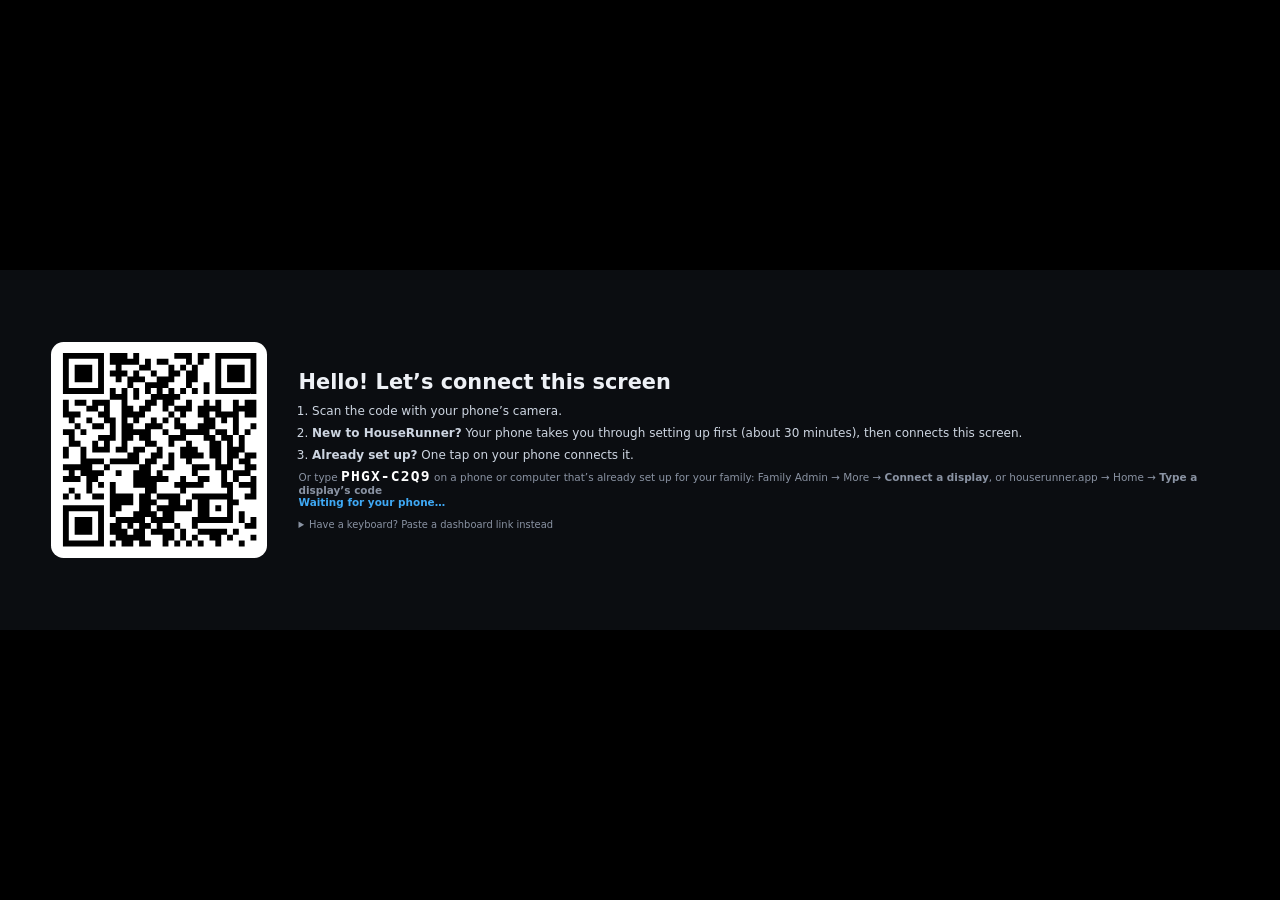
<file: calendar/index.html>
<!DOCTYPE html>
<html lang="en"><head><meta charset="UTF-8"><script src="../shared/move.js"></script><script src="../shared/busy.js"></script><title>HouseRunner</title>
<script>/* The Family Calendar app is now part of the Family Dashboard app (it opens on the calendar). */ location.replace('../dashboard/' + location.hash);</script></head>
<body style="background:#0c0e12;color:#eee;font-family:system-ui;padding:24px">The calendar is now in the <a style="color:#3fa9f5" href="../dashboard/">Family Dashboard</a> app.</body></html>
</file>
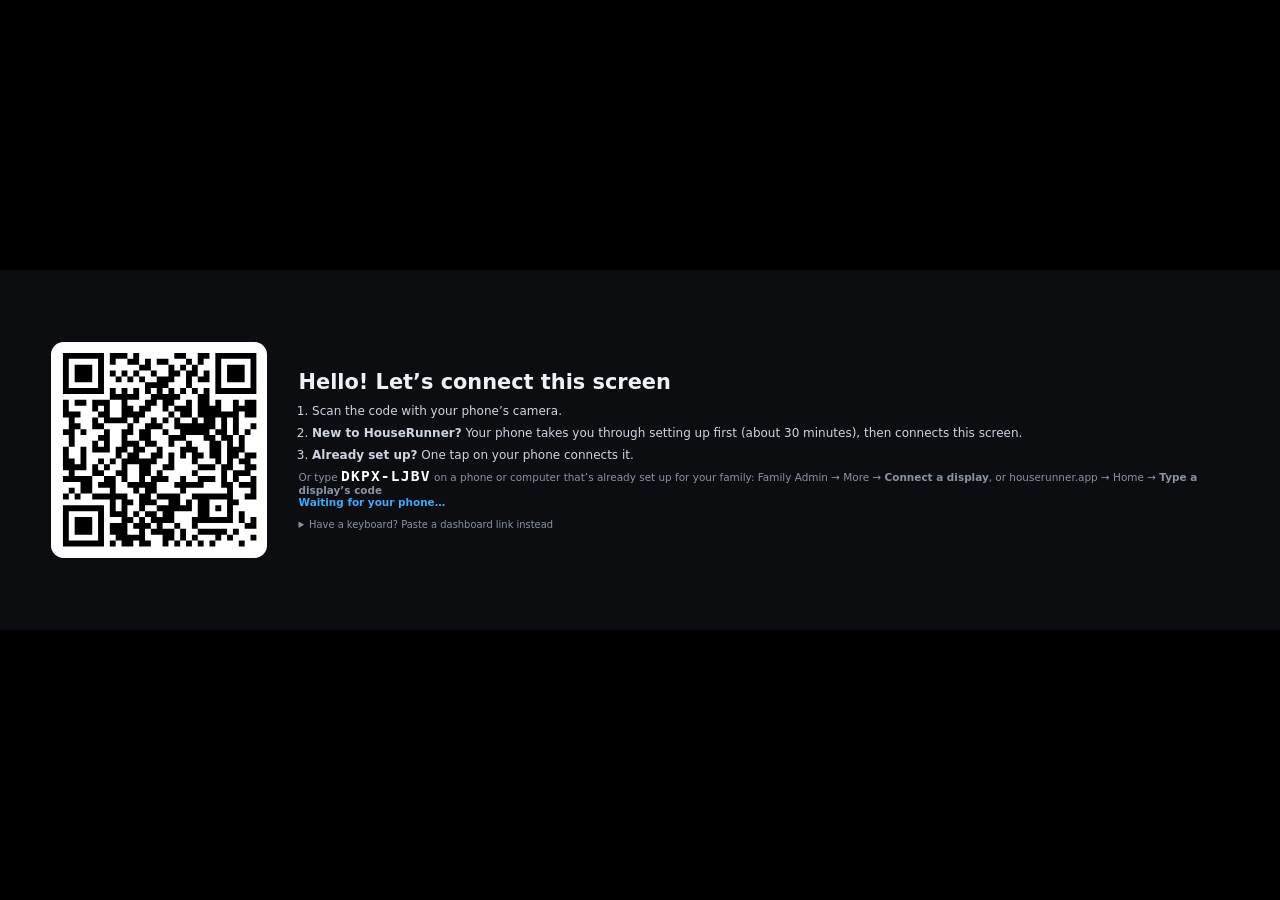
<file: dashboard/index.html>
<!DOCTYPE html>
<html lang="en">
<head>
    <meta charset="UTF-8" /><script src="./scripts/move.js"></script><script src="./scripts/busy.js"></script>
    <meta name="viewport" content="width=device-width, initial-scale=1.0, viewport-fit=cover" />
    <title>tr('HouseRunner')</title>
    <link rel="manifest" href="app.webmanifest">
    <meta name="mobile-web-app-capable" content="yes">
    <script>/* tr() is for iCUE; in a browser show the plain name */ if (/^tr\(/.test(document.title)) document.title = 'HouseRunner';</script>
    <link rel="icon" type="image/svg+xml" href="resources/icon.svg" /><link rel="apple-touch-icon" href="icons/apple-touch-icon.png"><meta name="apple-mobile-web-app-capable" content="yes"><meta name="apple-mobile-web-app-title" content="Dashboard"><meta name="apple-mobile-web-app-status-bar-style" content="black-translucent">
    <meta http-equiv="Content-Security-Policy"
        content="default-src 'self'; script-src 'self'; style-src 'self' 'unsafe-inline'; img-src 'self' data: https:; connect-src 'self' https://script.google.com https://script.googleusercontent.com https://*.github.io https://houserunner.app; object-src 'none'; base-uri 'none'; form-action 'none';" />
    <meta name="x-icue-property" content="apiUrl" data-label="tr('Web app URL')" data-type="textfield" data-default="''" />
    <meta name="x-icue-property" content="accessCode" data-label="tr('Access code')" data-type="textfield" data-default="''" />
    <script type="application/json" id="x-icue-groups">
        [{ "title": "tr('Connection')", "properties": ["apiUrl", "accessCode"], "info": "tr('Paste the Apps Script web app URL (ends in /exec) and the access code from the Settings tab of your Google Sheet.')" }]
    </script>
    <link rel="stylesheet" href="./vendor/leaflet.css" />
    <link rel="stylesheet" href="./styles/style.css" />
</head>
<body>
    <div id="app">
        <nav id="rail">
            <div id="railPages" class="rail-pages"></div>
            <div class="rail-foot"><span id="sync" class="sync" title="Sync status"></span></div>
        </nav>

        <main id="screens">
            <!-- Widget pages (Home, Other, …) are built from the Google Sheet by scripts/pages.js -->
            <section id="screen-calendar" class="screen">
                <header class="cal-head">
                    <button class="cal-btn" id="calPrev" aria-label="Earlier">◀</button>
                    <div class="cal-title"><span id="calYear" class="cal-year">----</span><span id="calRange" class="cal-range"></span></div>
                    <button class="cal-btn" id="calNext" aria-label="Later">▶</button>
                    <button class="cal-btn today" id="calToday">Today</button>
                    <div id="calViews" class="cal-views"><button class="vw-btn on" data-view="3m">3 months</button><button class="vw-btn" data-view="3ms">3 months (scroll)</button><button class="vw-btn" data-view="1m">Month</button><button class="vw-btn" data-view="week">Week</button><button class="vw-btn" data-view="year">Year</button><button class="vw-btn vw-bday" id="calBday" title="Birthdays only">🎂</button><button class="vw-btn vw-bday vw-hol" id="calHol" title="Holidays only">🌴</button></div>
                    <button class="cal-btn vw-key" id="calKeyBtn" title="What the colours mean">Key</button>
                    <span class="cal-spacer"></span>
                    <span id="calStatus" class="cal-status"></span>
                    <button class="cal-btn add" id="calAdd">+ Add</button>
                </header>
                <div id="calAddBar" class="cal-addbar">
                    <span class="ab-n">+</span><b class="ab-prompt">Tap the day it’s on</b><span class="ab-hint">– for something that lasts several days, tap the first day; you can set the last day next</span>
                    <span class="cal-spacer"></span><button class="cal-btn" id="abCancel">Cancel</button>
                </div>
                <div id="calAddPop" class="cal-day ap-pop"><div class="cal-day-card ap-card">
                    <header><h3>New entry · <span id="abDates"></span></h3><button id="abClose" class="cal-btn">✕</button></header>
                    <div class="ap-body">
                        <label class="ap-l" for="abTitle">What is it?</label>
                        <input id="abTitle" class="ab-input" maxlength="40" placeholder="e.g. Swimming lesson" autocomplete="off" />
                        <label class="ap-l">When</label>
                        <div class="ap-when">
                            <span class="ab-tabs"><button class="ab-tab on" data-when="day">All day</button><button class="ab-tab" data-when="time">At a time</button></span>
                            <span id="abDayEnd" class="ap-row">until <input id="abUntil" class="ab-input sm" type="date" /></span>
                            <span id="abTimes" class="ap-row" hidden>from <input id="abFrom" class="ab-input sm" type="time" value="09:00" /> to <input id="abTo" class="ab-input sm" type="time" value="10:00" /></span>
                        </div>
                        <label class="ap-l">Category</label>
                        <div id="abCats" class="ab-cats"></div>
                        <label class="ap-l" for="abNote">Notes <span class="ab-hint">(optional)</span></label>
                        <input id="abNote" class="ab-input" maxlength="300" placeholder="Anything to remember – where, what to bring…" autocomplete="off" />
                    </div>
                    <div class="ap-actions"><button class="cal-btn" id="abBack">‹ Another day</button><span class="cal-spacer"></span><button class="cal-btn" id="abCancel2">Cancel</button><button class="cal-btn save" id="abSave" disabled>Save</button></div>
                </div></div>
                <div class="cal-body">
                    <div id="calRows" class="cal-rows"></div>
                    <aside class="cal-side"><h3>Key</h3><div id="calKey" class="cal-key"></div></aside>
                </div>
                <div id="calDay" class="cal-day"><div class="cal-day-card"><header><h3 id="calDayTitle"></h3><button id="calDayAdd" class="cal-btn add">+ Add on this day</button><button id="calDayClose" class="cal-btn">✕</button></header><div id="calDayList"></div></div></div>
            </section>

            <section id="screen-boys" class="screen">
                <div id="boysGrid" class="boys-grid"></div>
                <div id="boyPanel" class="boy-panel"></div>
                <div id="boysMsg" class="msg"></div>
            </section>
        </main>
    </div>
    <div id="pop" class="pop"><div class="pop-card"><header><h3 id="popTitle"></h3><button id="popClose" class="cal-btn">✕</button></header><div id="popBody" class="pop-body"></div></div></div>
    <div id="alarm" class="alarm"><div class="alarm-card"><span class="alarm-ico">⏲</span><b id="alarmText">Timer finished</b><button class="alarm-stop">Stop</button></div></div>
    <div id="toast" class="toast"><span id="toastText"></span><button id="toastUndo" class="toast-undo">Undo</button></div>
    <script src="./vendor/leaflet.js"></script>
    <script src="./scripts/widgets.js"></script>
    <script src="./scripts/widgets2.js"></script>
    <script src="./scripts/screens.js"></script>
    <script src="./scripts/pages.js"></script>
    <script src="./scripts/privacy.js"></script>
    <script src="./scripts/keyboard.js"></script>
    <script src="./scripts/voice.js"></script>
    <script src="./scripts/sleep.js"></script>
    <script src="./vendor/qrcode.js"></script>
    <script src="./scripts/platform.js"></script>
    <script src="./scripts/health.js"></script>
    <script src="./scripts/pair.js"></script>
    <script src="./scripts/format.js"></script>
    <script src="./scripts/notices.js"></script>
    <script src="./scripts/app.js"></script>
</body>
</html>
</file>
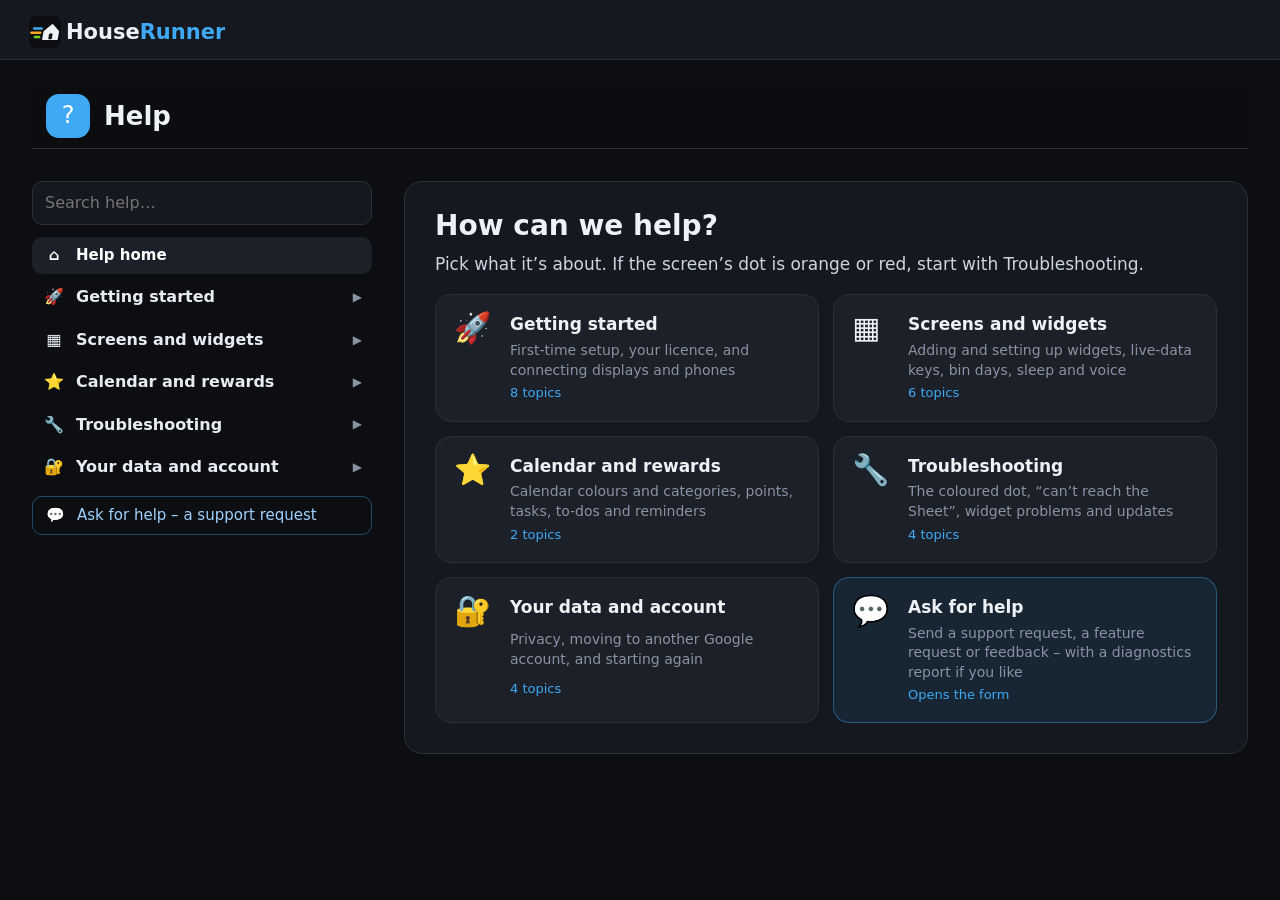
<file: help/index.html>
<!DOCTYPE html>
<html lang="en">
<head>
<meta charset="UTF-8"><script src="../shared/move.js"></script><script src="../shared/busy.js"></script><meta name="viewport" content="width=device-width, initial-scale=1, viewport-fit=cover">
<title>HouseRunner – Help</title><meta name="theme-color" content="#0c0e12">
<link rel="icon" href="../shared/brand/icon-192.png"><link rel="apple-touch-icon" href="../shared/brand/apple-touch-icon.png">
<link rel="stylesheet" href="../shared/base.css">
<style>
 body { min-height: 100vh; }
 .wrap { max-width: 1500px; margin: 0 auto; padding: 24px clamp(16px, 2.5vw, 40px) 60px; display: grid; grid-template-columns: minmax(300px, 340px) minmax(0, 1fr); gap: 32px; }
 @media (max-width: 860px) { .wrap { grid-template-columns: 1fr; } nav.side { position: static !important; } }
 .top { grid-column: 1 / -1; display: flex; align-items: center; gap: 14px; }
 .top a.home { color: var(--acc); text-decoration: none; font-size: 14px; margin-left: auto; }
 .top .logo { width: 44px; height: 44px; border-radius: 13px; background: var(--acc); display: flex; align-items: center; justify-content: center; font-size: 24px; color: #fff; }
 .top h1 { font-size: 26px; margin: 0; }
 nav.side { position: sticky; top: 16px; align-self: start; display: flex; flex-direction: column; gap: 4px; max-height: calc(100vh - 32px); overflow: auto; }
 nav.side input { background: var(--panel); color: var(--text); border: 1px solid var(--line); border-radius: 10px; padding: 10px 12px; font: inherit; margin-bottom: 8px; }
 nav.side a { display: flex; gap: 10px; align-items: center; color: #cdd5e1; text-decoration: none; padding: 8px 10px; border-radius: 10px; font-size: 15px; }
 nav.side a:hover { background: var(--panel); } nav.side a.on { background: var(--panel-2); color: #fff; font-weight: 700; }
 nav.side a i { font-style: normal; width: 24px; text-align: center; flex: none; }
 nav.side a.cat { font-weight: 700; font-size: 16px; white-space: nowrap; color: #e8ecf2; }
 nav.side a.cat .chev { margin-left: auto; color: var(--mute); font-size: 12px; transition: transform .15s; }
 nav.side a.cat.open .chev { transform: rotate(90deg); }
 nav.side .sub { display: flex; flex-direction: column; gap: 2px; margin: 0 0 6px 22px; padding-left: 10px; border-left: 1px solid var(--line); }
 nav.side .sub a { font-size: 14.5px; padding: 6px 10px; }
 nav.side a.sup { margin-top: 6px; border: 1px solid rgba(63,169,245,.4); color: #9fd2ff; }
 article { background: var(--panel); border: 1px solid var(--line); border-radius: 18px; padding: 24px 30px 30px; min-width: 0; }
 article h1 { margin: 0 0 6px; font-size: 28px; display: flex; gap: 12px; align-items: center; }
 article .lead { color: #cdd5e1; font-size: 17px; margin: 0 0 16px; }
 article h2 { font-size: 19px; margin: 22px 0 6px; }
 article p, article li, article dd, article td { color: #cdd5e1; font-size: 16px; line-height: 1.6; }
 article dt { font-weight: 700; margin-top: 12px; } article dd { margin: 4px 0 0 0; }
 article a { color: var(--acc); }
 article code { background: #0b0d11; border: 1px solid var(--line); border-radius: 6px; padding: 1px 6px; }
 table.t { border-collapse: collapse; width: 100%; } table.t td { padding: 8px 10px; border-bottom: 1px solid var(--line); vertical-align: top; } table.t td:first-child { white-space: nowrap; }
 .dot { display: inline-block; width: 12px; height: 12px; border-radius: 50%; vertical-align: -1px; } .dot.g { background: #34c759; } .dot.o { background: #ffb020; } .dot.r { background: #ff5b5b; }
 .still { margin-top: 26px; padding: 14px 16px; border-radius: 14px; background: rgba(63,169,245,.1); border: 1px solid rgba(63,169,245,.35); color: #cdd5e1; font-size: 15px; }
 .cats { display: grid; grid-template-columns: repeat(auto-fill, minmax(280px, 1fr)); gap: 14px; margin-top: 10px; }
 .cats a { display: grid; grid-template-columns: 44px 1fr; gap: 4px 12px; background: var(--panel-2); border: 1px solid var(--line); border-radius: 16px; padding: 18px; text-decoration: none; color: inherit; }
 .cats a:hover { border-color: var(--acc); }
 .cats a span.ic { grid-row: 1 / 4; font-size: 30px; line-height: 1; }
 .cats a b { font-size: 17px; } .cats a small { color: var(--mute); font-size: 14px; line-height: 1.4; } .cats a em { font-style: normal; color: var(--acc); font-size: 13px; }
 .cats a.sup { background: rgba(63,169,245,.1); border-color: rgba(63,169,245,.4); }
 .list { display: grid; grid-template-columns: repeat(auto-fill, minmax(300px, 1fr)); gap: 12px; }
 .list a { display: block; background: var(--panel-2); border: 1px solid var(--line); border-radius: 14px; padding: 14px; text-decoration: none; color: inherit; }
 .list a:hover { border-color: var(--acc); }
 .list a b { display: block; margin-bottom: 4px; } .list a span { color: var(--mute); font-size: 14px; }
</style>
</head>
<body><header class="hr-head" data-base="../" data-help="none"></header><script src="../shared/head.js"></script><div class="wrap">
 <div class="top"><span class="logo">?</span><h1>Help</h1></div>
 <nav class="side" id="side"></nav>
 <article id="art"></article>
</div>
<script src="topics.js"></script>
<script>
 (function () {
   'use strict';
   var T = window.FD_HELP || [], $ = function (id) { return document.getElementById(id); };
   if (window.top !== window) { document.querySelector('.top').style.display = 'none'; var hh = document.querySelector('header.hr-head'); if (hh) hh.style.display = 'none'; }      // inside houserunner.app or the app: they have the title
   // Five kinds of question, and a support request. Each topic is in one of them.
   var CATS = [
     { id: 'start', icon: '🚀', name: 'Getting started', what: 'First-time setup, your licence, and connecting displays and phones', topics: ['where', 'setup', 'permissions', 'licence', 'connect', 'screens', 'pi', 'startup'] },
     { id: 'widgets', icon: '▦', name: 'Screens and widgets', what: 'Adding and setting up widgets, live-data keys, bin days, sleep and voice', topics: ['widget', 'keys', 'bins', 'sleep', 'voice'] },
     { id: 'family', icon: '⭐', name: 'Calendar and rewards', what: 'Calendar colours and categories, points, tasks, to-dos and reminders', topics: ['calendar', 'points'] },
     { id: 'trouble', icon: '🔧', name: 'Troubleshooting', what: 'The coloured dot, “can’t reach the Sheet”, widget problems and updates', topics: ['dot', 'sheet', 'updates', 'report'] },
     { id: 'data', icon: '🔐', name: 'Your data and account', what: 'Privacy, moving to another Google account, and starting again', topics: ['privacy', 'permissions', 'account', 'afresh'] },
   ];
   var SUPPORT = '../#/feedback/support';
   T.forEach(function (t) { if (!CATS.some(function (c) { return c.topics.indexOf(t.id) >= 0; })) CATS[1].topics.push(t.id); });   // a new topic not sorted yet
   function topic(id) { return T.filter(function (x) { return x.id === id; })[0]; }
   function catOf(id) { return CATS.filter(function (c) { return c.id === id || c.topics.indexOf(id) >= 0; })[0]; }
   function esc(s) { return String(s).replace(/[&<>"']/g, function (c) { return { '&': '&amp;', '<': '&lt;', '>': '&gt;', '"': '&quot;', "'": '&#39;' }[c]; }); }
   function nav(q) {
     q = (q || '').toLowerCase();
     var cur = location.hash.slice(1), open = catOf(cur);
     var match = function (t) { return t && (!q || (t.title + ' ' + t.summary + ' ' + t.body).toLowerCase().indexOf(q) >= 0); };
     $('side').innerHTML = '<input id="q" placeholder="Search help…" value="' + esc(q) + '">' + '<a href="#"' + (!cur ? ' class="on"' : '') + '><i>⌂</i>Help home</a>' +
       CATS.map(function (c) {
         var ts = c.topics.map(topic).filter(match), show = q ? ts.length : c === open;
         if (q && !ts.length) return '';
         return '<a class="cat' + (show ? ' open' : '') + (cur === c.id ? ' on' : '') + '" href="#' + c.id + '"><i>' + c.icon + '</i>' + esc(c.name) + '<span class="chev">▶</span></a>' +
           (show ? '<div class="sub">' + ts.map(function (t) { return '<a href="#' + t.id + '"' + (t.id === cur ? ' class="on"' : '') + '>' + esc(t.title) + '</a>'; }).join('') + '</div>' : '');
       }).join('') +
       '<a class="sup" href="' + SUPPORT + '" target="_top"><i>💬</i>Ask for help – a support request</a>';
     var box = $('q'); box.oninput = function () { var v = box.value, p = box.selectionStart; nav(v); $('q').focus(); $('q').setSelectionRange(p, p); };
   }
   function cards(ts) { return '<div class="list">' + ts.map(function (x) { return '<a href="#' + x.id + '"><b>' + x.icon + ' ' + esc(x.title) + '</b><span>' + esc(x.summary) + '</span></a>'; }).join('') + '</div>'; }
   function show() {
     var id = location.hash.slice(1), t = topic(id), c = CATS.filter(function (x) { return x.id === id; })[0];
     if (c) {
       $('art').innerHTML = '<h1><span>' + c.icon + '</span>' + esc(c.name) + '</h1><p class="lead">' + esc(c.what) + '.</p>' + cards(c.topics.map(topic).filter(Boolean)) +
         '<div class="still"><b>Can’t find it?</b> <a href="' + SUPPORT + '" target="_top">Send a support request</a> – you can attach a diagnostics report so support can see exactly what’s going on.</div>';
     } else if (!t) {
       $('art').innerHTML = '<h1>How can we help?</h1><p class="lead">Pick what it’s about. If the screen’s dot is orange or red, start with Troubleshooting.</p><div class="cats">' +
         CATS.map(function (x) { return '<a href="#' + x.id + '"><span class="ic">' + x.icon + '</span><b>' + esc(x.name) + '</b><small>' + esc(x.what) + '</small><em>' + x.topics.length + ' topics</em></a>'; }).join('') +
         '<a class="sup" href="' + SUPPORT + '" target="_top"><span class="ic">💬</span><b>Ask for help</b><small>Send a support request, a feature request or feedback – with a diagnostics report if you like</small><em>Opens the form</em></a></div>';
     } else {
       $('art').innerHTML = '<h1><span>' + t.icon + '</span>' + esc(t.title) + '</h1><p class="lead">' + esc(t.summary) + '</p>' + t.body +
         '<div class="still"><b>Still stuck?</b> <a href="' + SUPPORT + '" target="_top">Send a support request</a> – with a diagnostics report, support can see exactly what’s going on.</div>';
     }
     nav($('q') ? $('q').value : ''); window.scrollTo(0, 0);
     document.title = (t ? t.title + ' – ' : c ? c.name + ' – ' : '') + 'HouseRunner help';
   }
   window.addEventListener('hashchange', show);
   show();
 })();
</script>
</body></html>
</file>
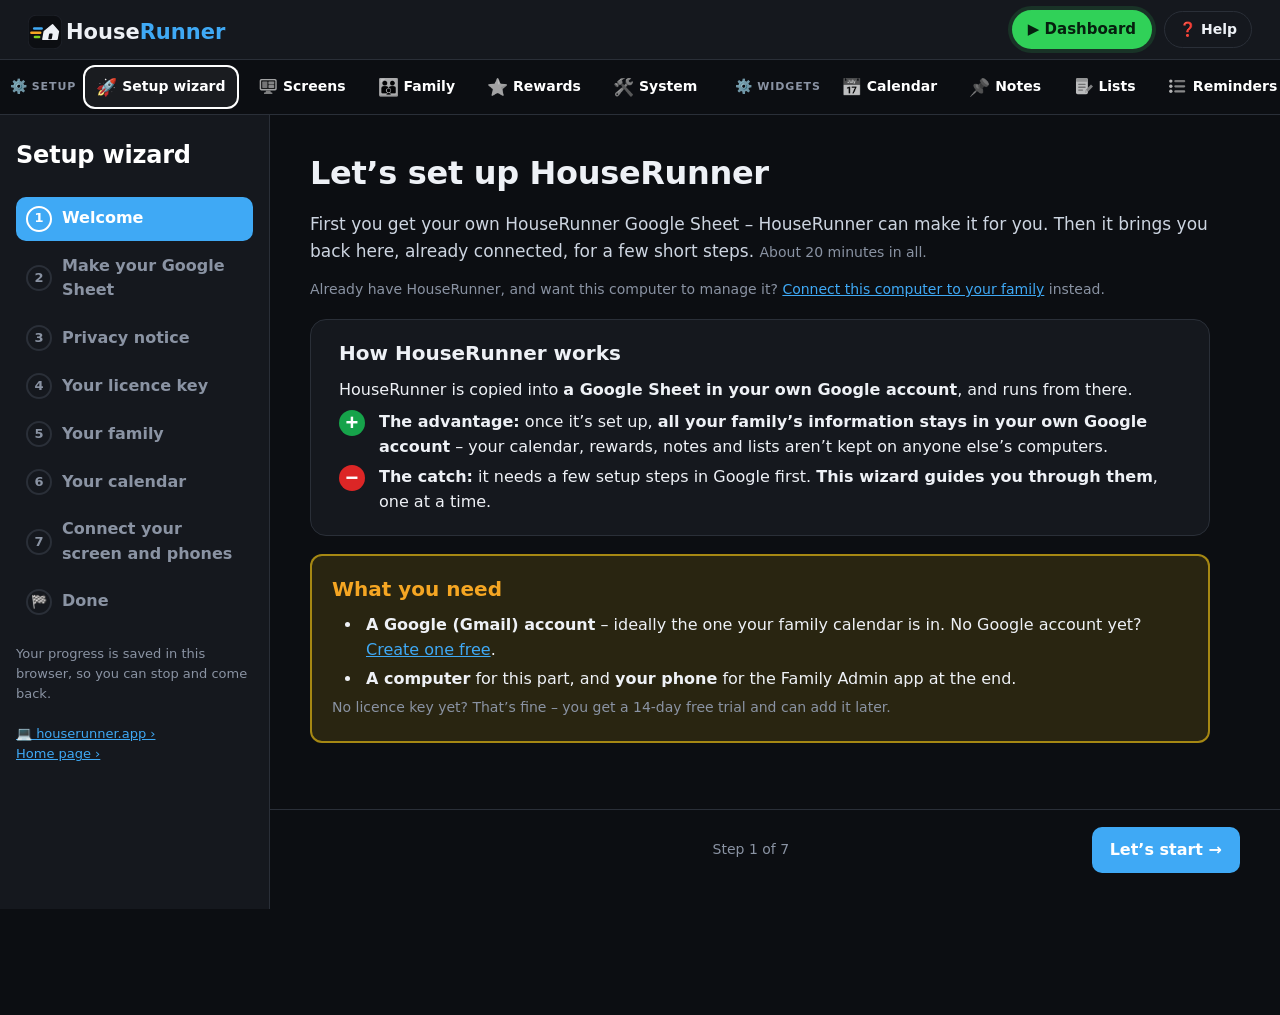
<file: install/index.html>
<!doctype html>
<html lang="en-GB"><head><meta charset="utf-8"><meta name="robots" content="noindex"><title>HouseRunner setup</title>
<script>location.replace('../setup/guide/' + location.hash);</script>
<meta http-equiv="refresh" content="0;url=../setup/guide/"></head>
<body><p><a href="../setup/guide/">HouseRunner setup – continue here</a></p></body></html>
</file>
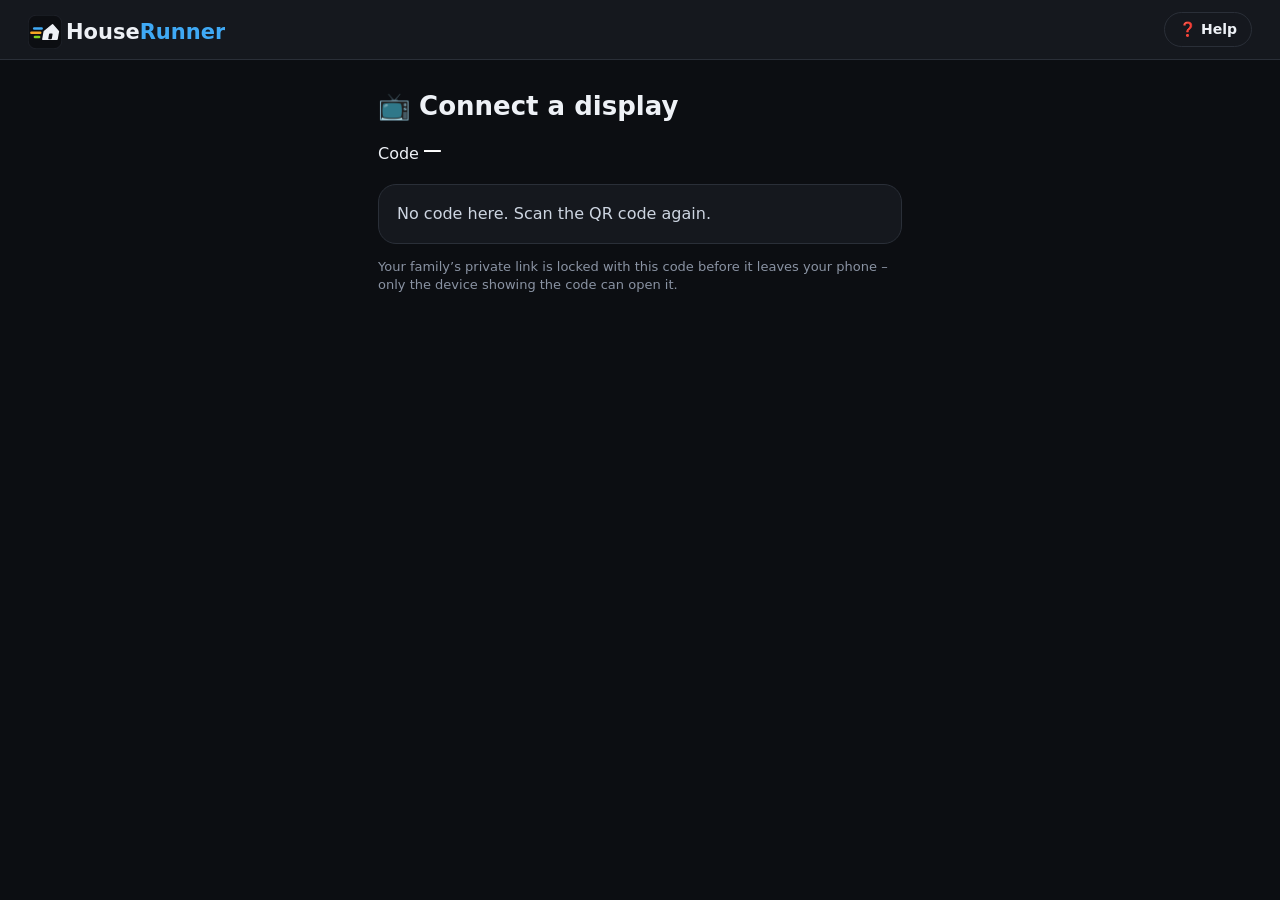
<file: pair/index.html>
<!DOCTYPE html>
<html lang="en">
<head>
<meta charset="UTF-8"><script src="../shared/move.js"></script><script src="../shared/busy.js"></script><meta name="viewport" content="width=device-width, initial-scale=1, viewport-fit=cover">
<title>Connect – HouseRunner</title><meta name="theme-color" content="#0c0e12">
<link rel="icon" href="../shared/brand/icon-192.png"><link rel="apple-touch-icon" href="../shared/brand/apple-touch-icon.png">
<link rel="stylesheet" href="../shared/base.css">
<style>
 .wrap { max-width: 560px; margin: 0 auto; padding: 28px 18px 50px; }
 h1 { font-size: 26px; margin: 0 0 6px; } .code { font-family: ui-monospace, Menlo, Consolas, monospace; font-size: 28px; letter-spacing: .08em; color: #fff; }
 .card { background: var(--panel); border: 1px solid var(--line); border-radius: 18px; padding: 18px; margin: 14px 0; }
 .card p, .card li { color: #cdd5e1; } .btn { display: block; text-align: center; text-decoration: none; margin-top: 10px; }
 .ok { color: var(--good); font-weight: 700; } .bad { color: var(--bad); }
 a { color: var(--acc); }
</style>
</head>
<body><header class="hr-head" data-base="../"></header><script src="../shared/head.js"></script><div class="wrap">
 
 <h1>📺 Connect a display</h1>
 <p>Code <span class="code" id="code">–</span></p>
 <div id="box"></div>
 <p style="color:var(--mute);font-size:13px">Your family’s private link is locked with this code before it leaves your phone – only the device showing the code can open it.</p>
</div>
<script src="../shared/pair.js"></script>
<script>
 (function () {
   var m = /[#&]c=([^&#]+)/.exec(location.hash), code = FDPairSend.norm(m ? decodeURIComponent(m[1]) : '');
   var $ = function (id) { return document.getElementById(id); };
   $('code').textContent = code || '–';
   var cfg = FDPairSend.saved();
   if (!code) { $('box').innerHTML = '<div class="card"><p class="bad">No code here. Scan the QR code again.</p></div>'; return; }
   if (cfg) {
     // Say WHOSE dashboard this is, and ask whether the screen is in that home: helping someone else set up must not put
     // your family on their screen.
     $('box').innerHTML = '<div class="card"><h2 style="margin:0 0 10px">Connect this display to <span id="fam">your family dashboard</span>?</h2>' +
       '<p id="who" class="small" style="opacity:.75;margin:0 0 10px"></p>' +
       '<p>Only say yes if the display showing this code is in <b>your</b> home – it will show <b>your</b> family’s calendar, points, notes and photos. ' +
       'Helping a relative or friend with the same surname? Check the names above – if they aren’t that home’s people, press <b>No</b>.</p>' +
       '<div style="display:flex;gap:10px;flex-wrap:wrap"><button class="btn" id="go" disabled>Yes – Connect it</button><button class="btn ghost" id="no">No – Cancel</button></div><p id="st" class="small" style="opacity:.75">Checking whose family this phone is connected to…</p></div><div id="other"></div>';
     // "Yes" only once it's clear WHOSE family this phone holds – so nobody connects their own family to a screen in someone else's home by mistake
     var ready = function (msg) { $('go').disabled = false; $('st').innerHTML = msg || ''; };
     var slow = setTimeout(function () { ready('<span class="bad">Couldn’t check whose family this is (Google is slow to answer). Only connect if you’re sure the display is in your home.</span>'); }, 30000);
     fetch(cfg.url + '?action=whose&code=' + encodeURIComponent(cfg.code), { cache: 'no-store' }).then(function (r) { return r.json(); }).then(function (d) {
       clearTimeout(slow);
       var names = (d.people || []).filter(Boolean);
       if (d.familyName) $('fam').textContent = 'the ' + d.familyName + ' family dashboard';
       if (names.length) { $('who').style.opacity = '1'; $('who').innerHTML = '<b>' + (d.familyName ? 'The ' + d.familyName + ' family: ' : 'Your family: ') + names.slice(0, 8).join(', ') + (names.length > 8 ? ' and others' : '') + '</b>'; }
       ready();
     }).catch(function () { clearTimeout(slow); ready('<span class="bad">Couldn’t check whose family this is. Only connect if you’re sure the display is in your home.</span>'); });
     $('go').onclick = function () {
       var b = this; b.disabled = true; $('st').textContent = 'Sending…';
       FDPairSend.send(code, cfg).then(function () { $('st').innerHTML = '<span class="ok">✔ Sent – it connects within a few seconds.</span>'; },
         function (e) { b.disabled = false; $('st').innerHTML = '<span class="bad">' + e.message + '</span>'; });
     };
     $('no').onclick = function () {
       $('box').innerHTML = '<div class="card"><h2 style="margin:0 0 8px">Cancelled</h2><p>Nothing was connected – you can close this page.</p>' +
         '<p style="color:var(--mute);font-size:13px">Helping someone else? They need their own HouseRunner: <a href="../setup/guide/#pair=' + encodeURIComponent(code) + '">start their setup</a> (about 30 minutes, with their own Google account), or if they’re already set up, they type the code into <b>their</b> Family Admin: More → Connect a display.</p></div>';
     };
   } else {
     $('box').innerHTML = '<div class="card"><h2 style="margin-top:0">New to HouseRunner?</h2><p>Set up first – about 30 minutes, easiest on a computer, but a phone works. At the end it connects this display for you.</p>' +
       '<a class="btn" href="../setup/guide/#pair=' + encodeURIComponent(code) + '">Start setup</a></div>' +
       '<div class="card"><h2 style="margin-top:0">Already set up?</h2><p>Open <b>Family Admin</b> on your phone → <b>More → Connect a display</b>, and type <b class="code" style="font-size:18px">' + code + '</b>.</p>' +
       '<p style="color:var(--mute);font-size:13px">(Phones keep apps added to the home screen separate from the web browser, which is why this page can’t see it.)</p></div>';
   }
 })();
</script>
</body></html>
</file>
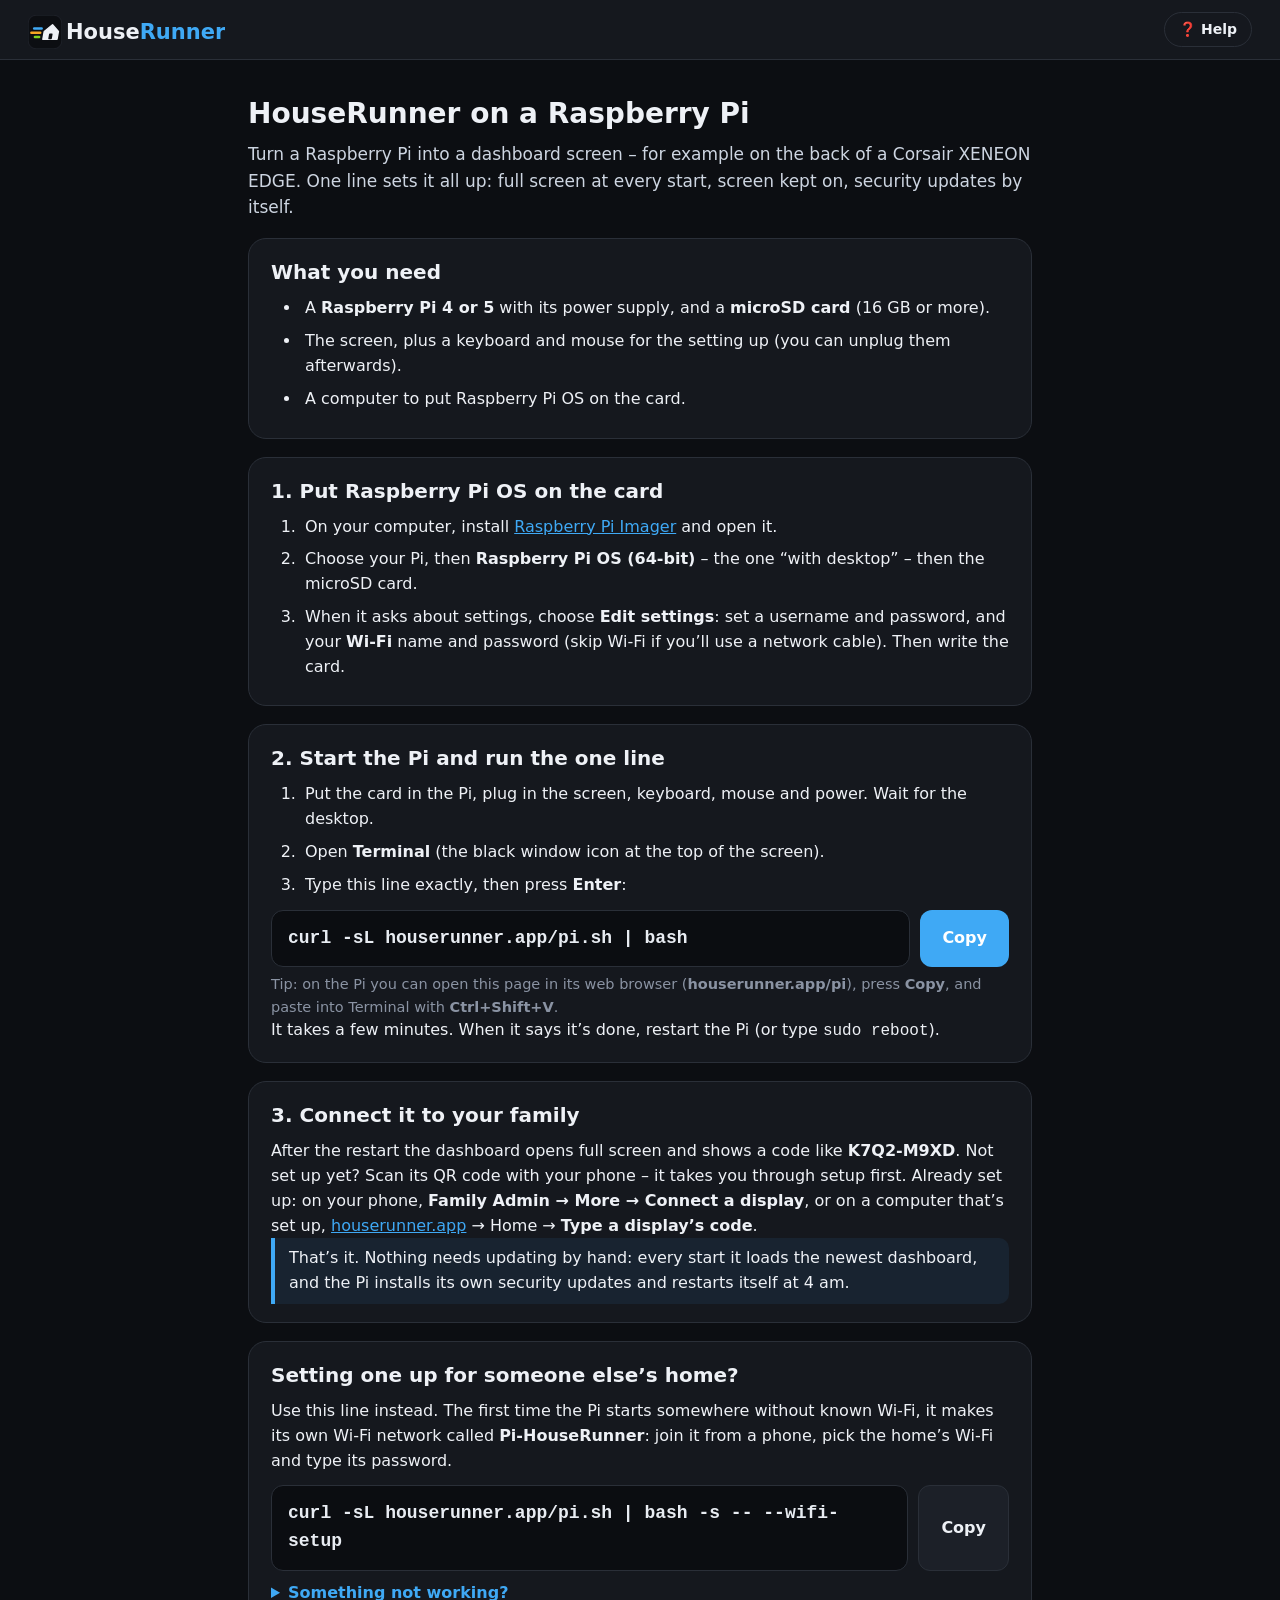
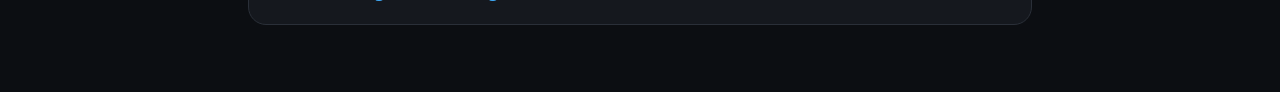
<file: pi/index.html>
<!DOCTYPE html>
<html lang="en">
<head>
<meta charset="UTF-8"><script src="../shared/move.js"></script><script src="../shared/busy.js"></script><meta name="viewport" content="width=device-width, initial-scale=1">
<title>HouseRunner on a Raspberry Pi</title><meta name="theme-color" content="#0c0e12">
<link rel="icon" href="../shared/brand/icon-192.png"><link rel="apple-touch-icon" href="../shared/brand/apple-touch-icon.png">
<link rel="stylesheet" href="../shared/base.css">
<style>
 .wrap { max-width: 820px; margin: 0 auto; padding: 32px 18px 50px; font-size: 16px; line-height: 1.55; }
 h1 { font-size: 28px; margin: 0 0 6px; } .lead { color: #cdd5e1; font-size: 17px; }
 .box { background: var(--panel); border: 1px solid var(--line); border-radius: 18px; padding: 18px 22px; margin: 18px 0; }
 .box h2 { font-size: 20px; margin: 0 0 8px; } li { margin: 8px 0; } .mute { color: var(--mute); font-size: 14.5px; }
 a { color: var(--acc); }
 .cmd { display: flex; gap: 10px; align-items: stretch; margin: 12px 0 6px; flex-wrap: wrap; }
 .cmd code { flex: 1 1 280px; display: block; background: #0b0d11; border: 1px solid var(--line); border-radius: 12px; padding: 14px 16px; font-size: 18px; font-weight: 700; color: #e8ecf2; user-select: all; overflow-wrap: anywhere; }
 .cmd .btn { flex: none; font-size: 16px; padding: 0 22px; min-height: 52px; }
 .note { border-left: 4px solid var(--acc); padding: 8px 14px; background: rgba(63,169,245,.08); border-radius: 0 10px 10px 0; }
 details { margin-top: 10px; } summary { color: var(--acc); font-weight: 700; cursor: pointer; }
</style>
</head>
<body>
<header class="hr-head" data-base="../" data-help="pi"></header><script src="../shared/head.js"></script>
<div class="wrap">
 <h1>HouseRunner on a Raspberry Pi</h1>
 <p class="lead">Turn a Raspberry Pi into a dashboard screen – for example on the back of a Corsair XENEON EDGE. One line sets it all up: full screen at every start, screen kept on, security updates by itself.</p>

 <div class="box">
  <h2>What you need</h2>
  <ul>
   <li>A <b>Raspberry Pi 4 or 5</b> with its power supply, and a <b>microSD card</b> (16 GB or more).</li>
   <li>The screen, plus a keyboard and mouse for the setting up (you can unplug them afterwards).</li>
   <li>A computer to put Raspberry Pi OS on the card.</li>
  </ul>
 </div>

 <div class="box">
  <h2>1. Put Raspberry Pi OS on the card</h2>
  <ol>
   <li>On your computer, install <a href="https://www.raspberrypi.com/software/" target="_blank" rel="noopener">Raspberry Pi Imager</a> and open it.</li>
   <li>Choose your Pi, then <b>Raspberry Pi OS (64-bit)</b> – the one “with desktop” – then the microSD card.</li>
   <li>When it asks about settings, choose <b>Edit settings</b>: set a username and password, and your <b>Wi-Fi</b> name and password (skip Wi-Fi if you’ll use a network cable). Then write the card.</li>
  </ol>
 </div>

 <div class="box">
  <h2>2. Start the Pi and run the one line</h2>
  <ol>
   <li>Put the card in the Pi, plug in the screen, keyboard, mouse and power. Wait for the desktop.</li>
   <li>Open <b>Terminal</b> (the black window icon at the top of the screen).</li>
   <li>Type this line exactly, then press <b>Enter</b>:</li>
  </ol>
  <div class="cmd"><code id="cmd">curl -sL houserunner.app/pi.sh | bash</code><button class="btn" id="copy">Copy</button></div>
  <p class="mute">Tip: on the Pi you can open this page in its web browser (<b>houserunner.app/pi</b>), press <b>Copy</b>, and paste into Terminal with <b>Ctrl+Shift+V</b>.</p>
  <p>It takes a few minutes. When it says it’s done, restart the Pi (or type <code>sudo reboot</code>).</p>
 </div>

 <div class="box">
  <h2>3. Connect it to your family</h2>
  <p>After the restart the dashboard opens full screen and shows a code like <b>K7Q2-M9XD</b>. Not set up yet? Scan its QR code with your phone – it takes you through setup first. Already set up: on your phone, <b>Family Admin → More → Connect a display</b>, or on a computer that’s set up, <a href="../">houserunner.app</a> → Home → <b>Type a display’s code</b>.</p>
  <p class="note">That’s it. Nothing needs updating by hand: every start it loads the newest dashboard, and the Pi installs its own security updates and restarts itself at 4 am.</p>
 </div>

 <div class="box">
  <h2>Setting one up for someone else’s home?</h2>
  <p>Use this line instead. The first time the Pi starts somewhere without known Wi-Fi, it makes its own Wi-Fi network called <b>Pi-HouseRunner</b>: join it from a phone, pick the home’s Wi-Fi and type its password.</p>
  <div class="cmd"><code id="cmd2">curl -sL houserunner.app/pi.sh | bash -s -- --wifi-setup</code><button class="btn ghost" id="copy2">Copy</button></div>
  <details><summary>Something not working?</summary>
   <ul>
    <li><b>“curl: not found” or nothing happens</b> – check the Pi is on the internet (the Wi-Fi symbol at the top right), then try again.</li>
    <li><b>The screen goes blank</b> – that’s the dashboard’s own night-time sleep (set in System → Display Sleep). Touch the screen or move the mouse.</li>
    <li><b>To stop it starting by itself</b> – press <b>Alt+F4</b> to close it, open Terminal and type <code>sed -i '/family-dashboard/d' ~/.config/labwc/autostart; rm -f ~/.config/autostart/family-dashboard.desktop</code></li>
    <li>More help: <a href="../help/#pi">Help → Raspberry Pi</a>.</li>
   </ul>
  </details>
 </div>
</div>
<script>
 [['copy', 'cmd'], ['copy2', 'cmd2']].forEach(function (p) {
  document.getElementById(p[0]).onclick = function () {
   var t = document.getElementById(p[1]).textContent, b = this;
   var done = function () { b.textContent = 'Copied ✓'; setTimeout(function () { b.textContent = 'Copy'; }, 1800); };
   if (navigator.clipboard) navigator.clipboard.writeText(t).then(done, function () { prompt('Copy this line:', t); }); else prompt('Copy this line:', t);
  };
 });
</script>
</body></html>
</file>
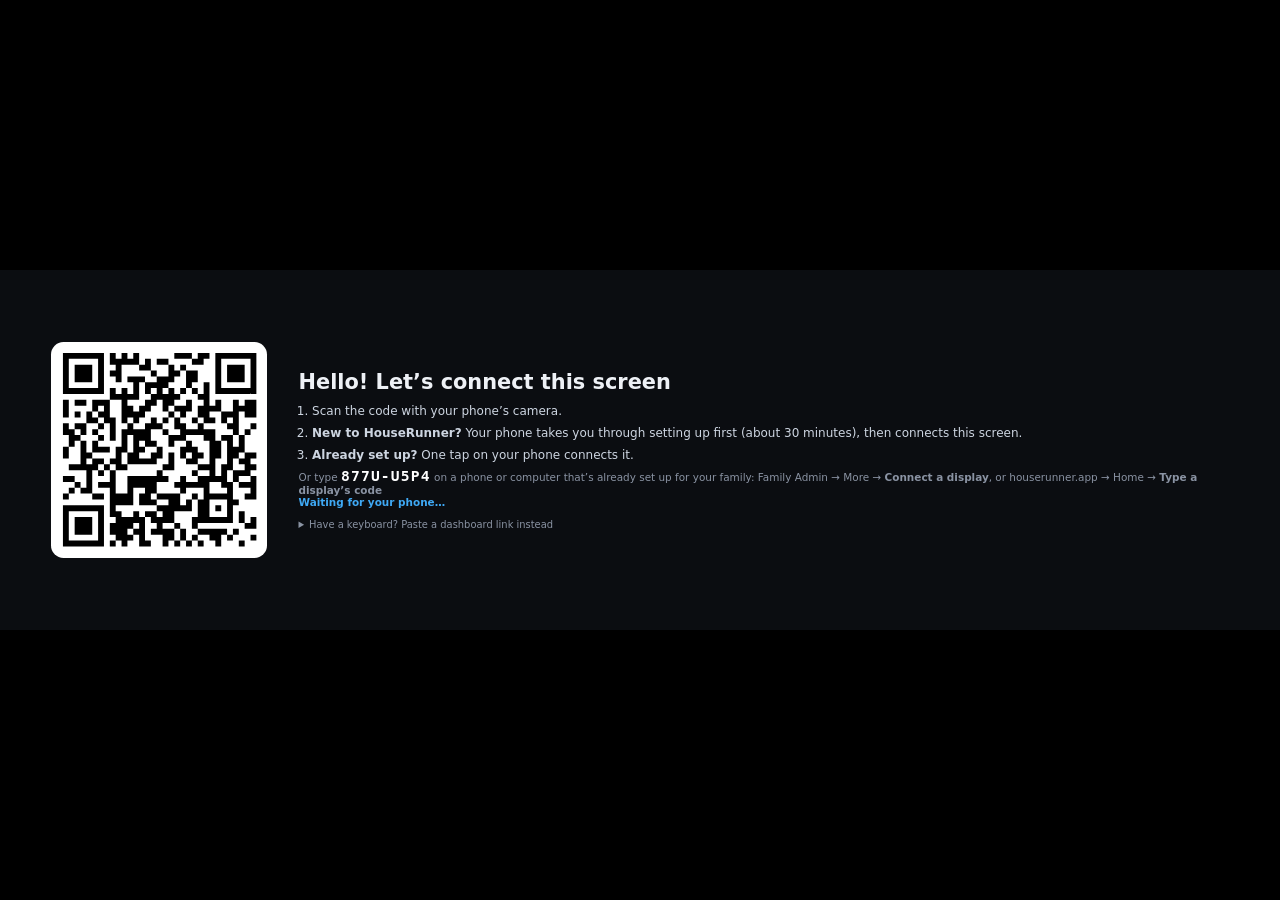
<file: screen/index.html>
<!DOCTYPE html>
<html lang="en"><head><meta charset="UTF-8"><script src="../shared/move.js"></script><script src="../shared/busy.js"></script><title>HouseRunner</title>
<script>/* The dashboard is now at houserunner.app/dashboard. */ location.replace('../dashboard/' + location.search + location.hash);</script></head>
<body style="background:#0c0e12;color:#eee;font-family:system-ui;padding:24px">The dashboard has moved to <a style="color:#3fa9f5" href="../dashboard/">houserunner.app/dashboard</a>.</body></html>
</file>
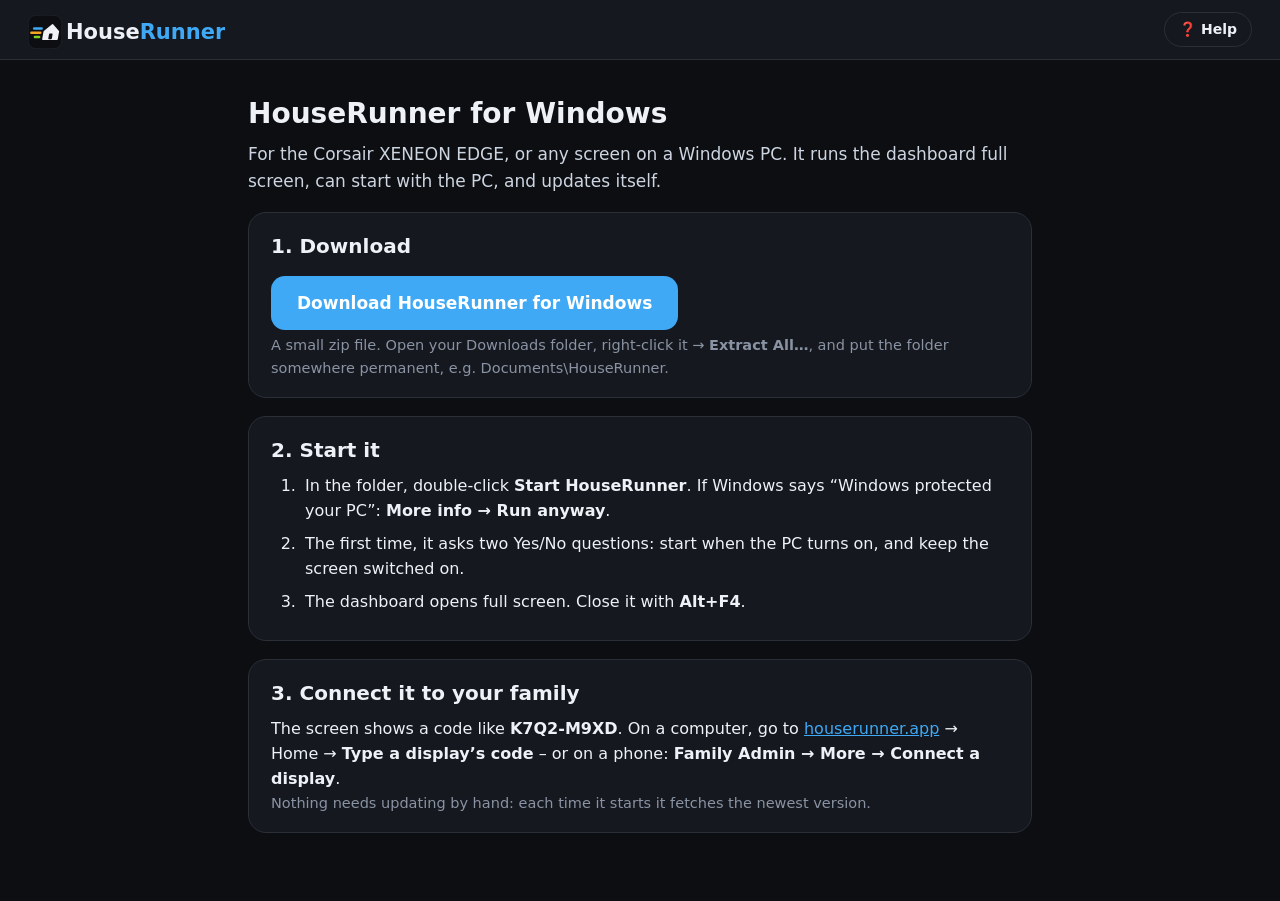
<file: windows/index.html>
<!DOCTYPE html>
<html lang="en">
<head>
<meta charset="UTF-8"><script src="../shared/move.js"></script><script src="../shared/busy.js"></script><meta name="viewport" content="width=device-width, initial-scale=1">
<title>HouseRunner for Windows</title><meta name="theme-color" content="#0c0e12">
<link rel="icon" href="../shared/brand/icon-192.png"><link rel="apple-touch-icon" href="../shared/brand/apple-touch-icon.png">
<link rel="stylesheet" href="../shared/base.css">
<style>
 .top { display: flex; align-items: center; justify-content: space-between; height: 60px; padding: 0 28px; background: var(--panel); border-bottom: 1px solid var(--line); }
 .top .hr-title { color: var(--text); font-size: 21px; font-weight: 800; text-decoration: none; }
 .top .help { color: var(--text); text-decoration: none; font-weight: 700; border: 1px solid var(--line); border-radius: 999px; padding: 7px 14px; font-size: 14px; }
 .wrap { max-width: 820px; margin: 0 auto; padding: 32px 18px 50px; font-size: 16px; line-height: 1.55; }
 h1 { font-size: 28px; margin: 0 0 6px; } .lead { color: #cdd5e1; font-size: 17px; }
 .box { background: var(--panel); border: 1px solid var(--line); border-radius: 18px; padding: 18px 22px; margin: 18px 0; }
 .box h2 { font-size: 20px; margin: 0 0 8px; } li { margin: 8px 0; } .mute { color: var(--mute); font-size: 14.5px; }
 .dl { display: inline-block; font-size: 17px; padding: 14px 26px; border-radius: 14px; text-decoration: none; margin: 6px 0 4px; }
 a { color: var(--acc); }
 @media (max-width: 560px) { .top { padding: 0 16px; } }
</style>
</head>
<body>
<header class="hr-head" data-base="../" data-help="windows"></header><script src="../shared/head.js"></script>
<div class="wrap">
 <h1>HouseRunner for Windows</h1>
 <p class="lead">For the Corsair XENEON EDGE, or any screen on a Windows PC. It runs the dashboard full screen, can start with the PC, and updates itself.</p>
 <div class="box">
  <h2>1. Download</h2>
  <a class="btn dl" href="../downloads/houserunner-windows.zip" download>Download HouseRunner for Windows</a>
  <p class="mute">A small zip file. Open your Downloads folder, right-click it → <b>Extract All…</b>, and put the folder somewhere permanent, e.g. Documents\HouseRunner.</p>
 </div>
 <div class="box">
  <h2>2. Start it</h2>
  <ol>
   <li>In the folder, double-click <b>Start HouseRunner</b>. If Windows says “Windows protected your PC”: <b>More info → Run anyway</b>.</li>
   <li>The first time, it asks two Yes/No questions: start when the PC turns on, and keep the screen switched on.</li>
   <li>The dashboard opens full screen. Close it with <b>Alt+F4</b>.</li>
  </ol>
 </div>
 <div class="box">
  <h2>3. Connect it to your family</h2>
  <p>The screen shows a code like <b>K7Q2-M9XD</b>. On a computer, go to <a href="../">houserunner.app</a> → Home → <b>Type a display’s code</b> – or on a phone: <b>Family Admin → More → Connect a display</b>.</p>
  <p class="mute">Nothing needs updating by hand: each time it starts it fetches the newest version.</p>
 </div>
</div>
</body></html>
</file>
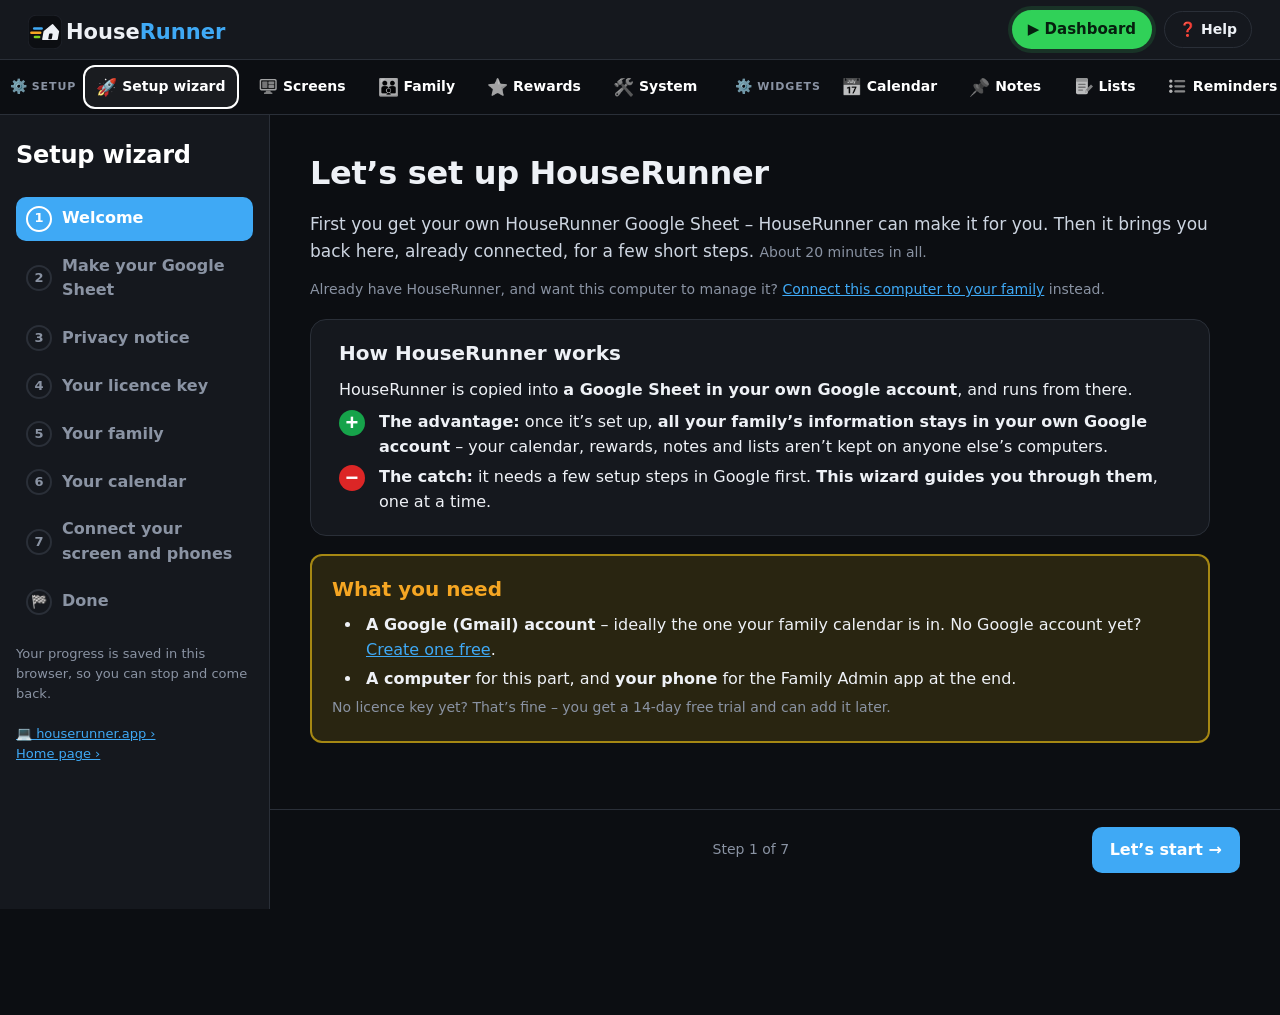
<file: beta/install/index.html>
<!doctype html>
<html lang="en-GB"><head><meta charset="utf-8"><meta name="robots" content="noindex"><title>HouseRunner setup</title>
<script>location.replace('../../setup/guide/' + location.hash);</script>
<meta http-equiv="refresh" content="0;url=../../setup/guide/"></head>
<body><p><a href="../../setup/guide/">HouseRunner setup – continue here</a></p></body></html>
</file>
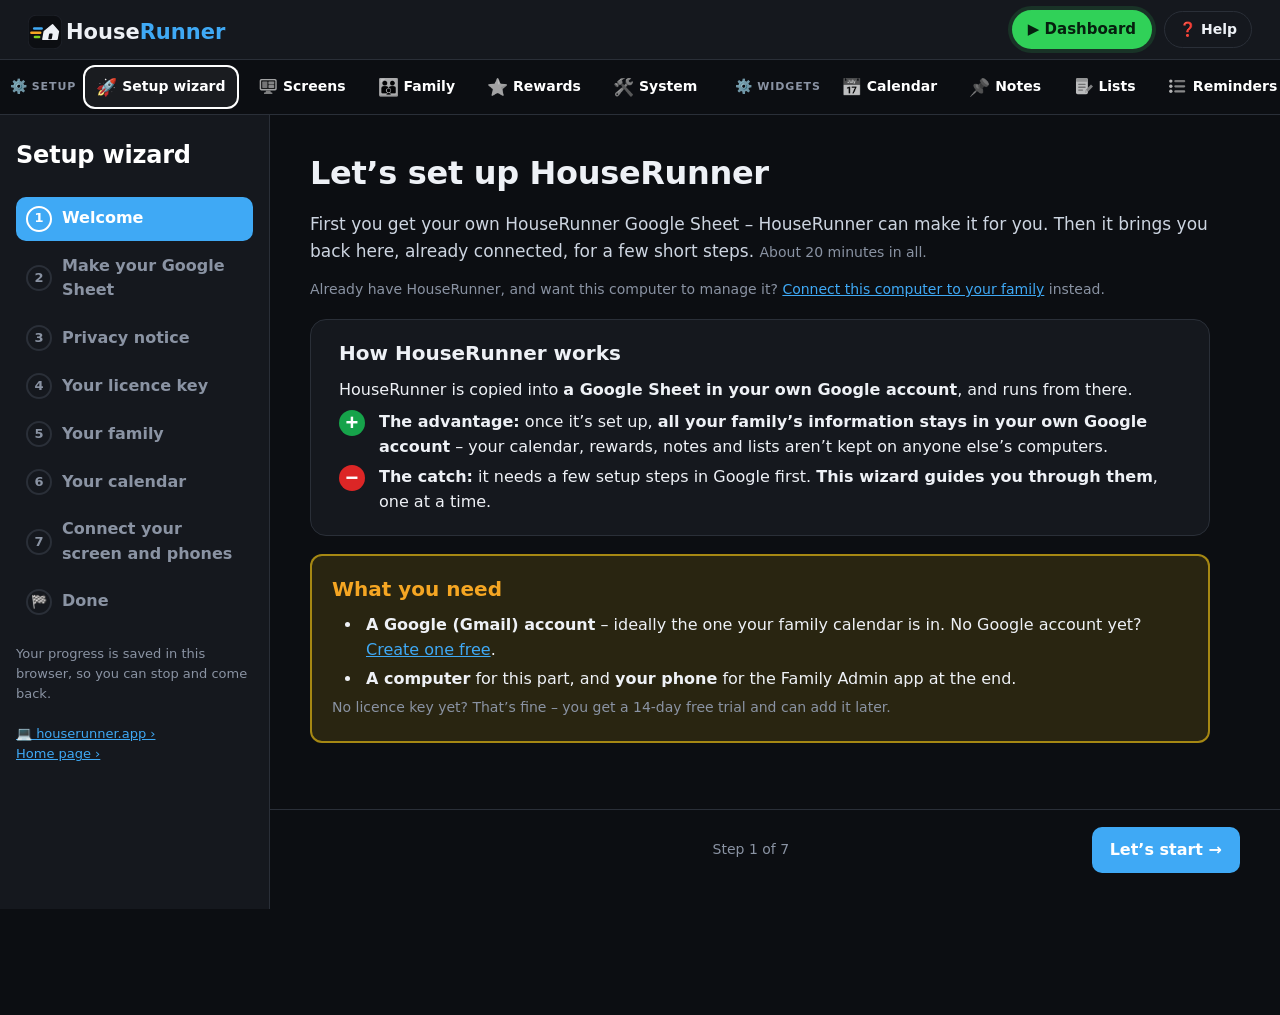
<file: setup/guide/index.html>
<!DOCTYPE html>
<html lang="en">
<head>
    <meta charset="UTF-8"><script src="../../shared/move.js"></script><script src="../../shared/busy.js"></script>
    <meta name="viewport" content="width=device-width, initial-scale=1">
    <title>HouseRunner setup</title>
    <meta name="theme-color" content="#0c0e12">
    <link rel="icon" href="../../shared/brand/icon-192.png"><link rel="apple-touch-icon" href="../../shared/brand/apple-touch-icon.png">
    <link rel="stylesheet" href="../editor.css?v=202611378">
    <link rel="stylesheet" href="setup.css?v=202611378">
</head>
<body>
    <header class="cfg-top"><a class="cfg-title hr-title" href="../../"><img src="../../shared/brand/mark.svg" alt="" class="hr-mini"><span>House<span class="hr-acc">Runner</span></span></a><a class="cfg-dash" href="../../dashboard/" target="_blank" rel="noopener">▶ Dashboard</a><a class="cfg-help" href="../../help/" target="_blank" rel="noopener">❓ Help</a></header>
    <nav class="cfg-tabs"><a href="../../#/dhome"><i>🏠</i>Home</a><span class="tab-sep"></span><span class="tab-grp"><b>⚙️</b>Setup</span><a href="../../#/start" class="on"><i>🚀</i>Setup wizard</a><a href="../../#/layout"><i><svg class="mi" viewBox="0 0 24 24" aria-hidden="true"><rect x="2" y="3.5" width="20" height="13.5" rx="2" fill="#cfd6e0"/><rect x="3.6" y="5.1" width="16.8" height="10.3" rx="1" fill="#1b2230"/><rect x="5" y="6.5" width="6" height="7.5" rx=".8" fill="#3fa9f5"/><rect x="12.3" y="6.5" width="6.7" height="3.4" rx=".8" fill="#f5a623"/><rect x="12.3" y="10.6" width="6.7" height="3.4" rx=".8" fill="#4cd964"/><path d="M9.5 17h5l.8 2.6H8.7z" fill="#9aa4b2"/><rect x="7" y="19.4" width="10" height="1.6" rx=".8" fill="#cfd6e0"/></svg></i>Screens</a><a href="../../#/famcfg"><i>👪</i>Family</a><a href="../../#/rewards"><i>⭐</i>Rewards</a><a href="../../#/advanced"><i>🛠️</i>System</a><span class="tab-sep"></span><span class="tab-grp"><b>⚙️</b>Widgets</span><a href="../../#/calendar"><i>📅</i>Calendar</a><a href="../../#/memos"><i>📌</i>Notes</a><a href="../../#/lists"><i><svg class="mi" viewBox="0 0 24 24" aria-hidden="true"><rect x="3.5" y="2.5" width="14" height="19" rx="2" fill="#f4f6f9"/><rect x="3.5" y="2.5" width="14" height="4" rx="2" fill="#fbbf24"/><rect x="3.5" y="4.5" width="14" height="2" fill="#fbbf24"/><rect x="6" y="9" width="9" height="1.6" rx=".8" fill="#8a93a3"/><rect x="6" y="12.4" width="9" height="1.6" rx=".8" fill="#8a93a3"/><rect x="6" y="15.8" width="6" height="1.6" rx=".8" fill="#8a93a3"/><path d="M14.2 19.6l1-3.4 6-6.2 2.4 2.4-6 6.2z" fill="#f59e0b"/><path d="M14.2 19.6l1-3.4 2.4 2.4z" fill="#fde68a"/></svg></i>Lists</a><a href="../../#/reminders"><i><svg class="mi" viewBox="0 0 24 24" aria-hidden="true"><circle cx="4.5" cy="6" r="2" fill="#e8ecf2"/><rect x="8.5" y="4.8" width="13" height="2.6" rx="1.3" fill="#3fa9f5"/><circle cx="4.5" cy="12" r="2" fill="#e8ecf2"/><rect x="8.5" y="10.8" width="13" height="2.6" rx="1.3" fill="#f5a623"/><circle cx="4.5" cy="18" r="2" fill="#e8ecf2"/><rect x="8.5" y="16.8" width="13" height="2.6" rx="1.3" fill="#4cd964"/></svg></i>Reminders</a><a href="../../#/other"><i><svg class="mi" viewBox="0 0 24 24" aria-hidden="true"><rect x="2.5" y="2.5" width="8.5" height="8.5" rx="2.2" fill="#3fa9f5"/><rect x="13" y="2.5" width="8.5" height="8.5" rx="4.25" fill="#f5a623"/><rect x="2.5" y="13" width="8.5" height="8.5" rx="2.2" fill="#a855f7"/><path d="M17.25 13.5v7.5M13.5 17.25h7.5" stroke="#4cd964" stroke-width="2.8" stroke-linecap="round"/></svg></i>Other</a></nav>
    <div class="shell">
        <aside class="side">
            <div class="brand"><b class="wiz-t">Setup wizard</b></div>
            <ol id="steps" class="steps"></ol>
            <p class="side-foot">Your progress is saved in this browser, so you can stop and come back.</p>
            <p class="side-foot"><a href="../../">💻 houserunner.app ›</a><br><a href="../../">Home page ›</a></p>
        </aside>
        <main class="main"><div class="solo-bar"><a href="../../#/tools">‹ Back to Setup</a></div><div id="page" class="page"></div>
            <footer class="nav"><button class="btn ghost" id="back">← Back</button><span id="where" class="where"></span><button class="btn" id="next">Next →</button></footer>
        </main>
    </div>
    <div id="toast" class="toast"></div>
    <script src="config.js"></script>
    <script src="../../shared/privacy.js"></script>
    <script src="../../shared/countries.js"></script>
    <script src="../../shared/pair.js"></script>
    <script src="../../shared/qrcode.js"></script>
    <script src="../calsetup.js?v=202611378"></script>
    <script src="../../shared/storecheck.js?v=202611378"></script>
    <script src="https://accounts.google.com/gsi/client" async defer></script>
    <script src="auto.js?v=202611378"></script>
    <script src="float.js?v=202611378"></script>
    <script src="setup.js?v=202611378"></script>
</body>
</html>
</file>
<file: dashboard/vendor/leaflet.css>
/* required styles */

.leaflet-pane,
.leaflet-tile,
.leaflet-marker-icon,
.leaflet-marker-shadow,
.leaflet-tile-container,
.leaflet-pane > svg,
.leaflet-pane > canvas,
.leaflet-zoom-box,
.leaflet-image-layer,
.leaflet-layer {
	position: absolute;
	left: 0;
	top: 0;
	}
.leaflet-container {
	overflow: hidden;
	}
.leaflet-tile,
.leaflet-marker-icon,
.leaflet-marker-shadow {
	-webkit-user-select: none;
	   -moz-user-select: none;
	        user-select: none;
	  -webkit-user-drag: none;
	}
/* Prevents IE11 from highlighting tiles in blue */
.leaflet-tile::selection {
	background: transparent;
}
/* Safari renders non-retina tile on retina better with this, but Chrome is worse */
.leaflet-safari .leaflet-tile {
	image-rendering: -webkit-optimize-contrast;
	}
/* hack that prevents hw layers "stretching" when loading new tiles */
.leaflet-safari .leaflet-tile-container {
	width: 1600px;
	height: 1600px;
	-webkit-transform-origin: 0 0;
	}
.leaflet-marker-icon,
.leaflet-marker-shadow {
	display: block;
	}
/* .leaflet-container svg: reset svg max-width decleration shipped in Joomla! (joomla.org) 3.x */
/* .leaflet-container img: map is broken in FF if you have max-width: 100% on tiles */
.leaflet-container .leaflet-overlay-pane svg {
	max-width: none !important;
	max-height: none !important;
	}
.leaflet-container .leaflet-marker-pane img,
.leaflet-container .leaflet-shadow-pane img,
.leaflet-container .leaflet-tile-pane img,
.leaflet-container img.leaflet-image-layer,
.leaflet-container .leaflet-tile {
	max-width: none !important;
	max-height: none !important;
	width: auto;
	padding: 0;
	}

.leaflet-container img.leaflet-tile {
	/* See: https://bugs.chromium.org/p/chromium/issues/detail?id=600120 */
	mix-blend-mode: plus-lighter;
}

.leaflet-container.leaflet-touch-zoom {
	-ms-touch-action: pan-x pan-y;
	touch-action: pan-x pan-y;
	}
.leaflet-container.leaflet-touch-drag {
	-ms-touch-action: pinch-zoom;
	/* Fallback for FF which doesn't support pinch-zoom */
	touch-action: none;
	touch-action: pinch-zoom;
}
.leaflet-container.leaflet-touch-drag.leaflet-touch-zoom {
	-ms-touch-action: none;
	touch-action: none;
}
.leaflet-container {
	-webkit-tap-highlight-color: transparent;
}
.leaflet-container a {
	-webkit-tap-highlight-color: rgba(51, 181, 229, 0.4);
}
.leaflet-tile {
	filter: inherit;
	visibility: hidden;
	}
.leaflet-tile-loaded {
	visibility: inherit;
	}
.leaflet-zoom-box {
	width: 0;
	height: 0;
	-moz-box-sizing: border-box;
	     box-sizing: border-box;
	z-index: 800;
	}
/* workaround for https://bugzilla.mozilla.org/show_bug.cgi?id=888319 */
.leaflet-overlay-pane svg {
	-moz-user-select: none;
	}

.leaflet-pane         { z-index: 400; }

.leaflet-tile-pane    { z-index: 200; }
.leaflet-overlay-pane { z-index: 400; }
.leaflet-shadow-pane  { z-index: 500; }
.leaflet-marker-pane  { z-index: 600; }
.leaflet-tooltip-pane   { z-index: 650; }
.leaflet-popup-pane   { z-index: 700; }

.leaflet-map-pane canvas { z-index: 100; }
.leaflet-map-pane svg    { z-index: 200; }

.leaflet-vml-shape {
	width: 1px;
	height: 1px;
	}
.lvml {
	behavior: url(#default#VML);
	display: inline-block;
	position: absolute;
	}


/* control positioning */

.leaflet-control {
	position: relative;
	z-index: 800;
	pointer-events: visiblePainted; /* IE 9-10 doesn't have auto */
	pointer-events: auto;
	}
.leaflet-top,
.leaflet-bottom {
	position: absolute;
	z-index: 1000;
	pointer-events: none;
	}
.leaflet-top {
	top: 0;
	}
.leaflet-right {
	right: 0;
	}
.leaflet-bottom {
	bottom: 0;
	}
.leaflet-left {
	left: 0;
	}
.leaflet-control {
	float: left;
	clear: both;
	}
.leaflet-right .leaflet-control {
	float: right;
	}
.leaflet-top .leaflet-control {
	margin-top: 10px;
	}
.leaflet-bottom .leaflet-control {
	margin-bottom: 10px;
	}
.leaflet-left .leaflet-control {
	margin-left: 10px;
	}
.leaflet-right .leaflet-control {
	margin-right: 10px;
	}


/* zoom and fade animations */

.leaflet-fade-anim .leaflet-popup {
	opacity: 0;
	-webkit-transition: opacity 0.2s linear;
	   -moz-transition: opacity 0.2s linear;
	        transition: opacity 0.2s linear;
	}
.leaflet-fade-anim .leaflet-map-pane .leaflet-popup {
	opacity: 1;
	}
.leaflet-zoom-animated {
	-webkit-transform-origin: 0 0;
	    -ms-transform-origin: 0 0;
	        transform-origin: 0 0;
	}
svg.leaflet-zoom-animated {
	will-change: transform;
}

.leaflet-zoom-anim .leaflet-zoom-animated {
	-webkit-transition: -webkit-transform 0.25s cubic-bezier(0,0,0.25,1);
	   -moz-transition:    -moz-transform 0.25s cubic-bezier(0,0,0.25,1);
	        transition:         transform 0.25s cubic-bezier(0,0,0.25,1);
	}
.leaflet-zoom-anim .leaflet-tile,
.leaflet-pan-anim .leaflet-tile {
	-webkit-transition: none;
	   -moz-transition: none;
	        transition: none;
	}

.leaflet-zoom-anim .leaflet-zoom-hide {
	visibility: hidden;
	}


/* cursors */

.leaflet-interactive {
	cursor: pointer;
	}
.leaflet-grab {
	cursor: -webkit-grab;
	cursor:    -moz-grab;
	cursor:         grab;
	}
.leaflet-crosshair,
.leaflet-crosshair .leaflet-interactive {
	cursor: crosshair;
	}
.leaflet-popup-pane,
.leaflet-control {
	cursor: auto;
	}
.leaflet-dragging .leaflet-grab,
.leaflet-dragging .leaflet-grab .leaflet-interactive,
.leaflet-dragging .leaflet-marker-draggable {
	cursor: move;
	cursor: -webkit-grabbing;
	cursor:    -moz-grabbing;
	cursor:         grabbing;
	}

/* marker & overlays interactivity */
.leaflet-marker-icon,
.leaflet-marker-shadow,
.leaflet-image-layer,
.leaflet-pane > svg path,
.leaflet-tile-container {
	pointer-events: none;
	}

.leaflet-marker-icon.leaflet-interactive,
.leaflet-image-layer.leaflet-interactive,
.leaflet-pane > svg path.leaflet-interactive,
svg.leaflet-image-layer.leaflet-interactive path {
	pointer-events: visiblePainted; /* IE 9-10 doesn't have auto */
	pointer-events: auto;
	}

/* visual tweaks */

.leaflet-container {
	background: #ddd;
	outline-offset: 1px;
	}
.leaflet-container a {
	color: #0078A8;
	}
.leaflet-zoom-box {
	border: 2px dotted #38f;
	background: rgba(255,255,255,0.5);
	}


/* general typography */
.leaflet-container {
	font-family: "Helvetica Neue", Arial, Helvetica, sans-serif;
	font-size: 12px;
	font-size: 0.75rem;
	line-height: 1.5;
	}


/* general toolbar styles */

.leaflet-bar {
	box-shadow: 0 1px 5px rgba(0,0,0,0.65);
	border-radius: 4px;
	}
.leaflet-bar a {
	background-color: #fff;
	border-bottom: 1px solid #ccc;
	width: 26px;
	height: 26px;
	line-height: 26px;
	display: block;
	text-align: center;
	text-decoration: none;
	color: black;
	}
.leaflet-bar a,
.leaflet-control-layers-toggle {
	background-position: 50% 50%;
	background-repeat: no-repeat;
	display: block;
	}
.leaflet-bar a:hover,
.leaflet-bar a:focus {
	background-color: #f4f4f4;
	}
.leaflet-bar a:first-child {
	border-top-left-radius: 4px;
	border-top-right-radius: 4px;
	}
.leaflet-bar a:last-child {
	border-bottom-left-radius: 4px;
	border-bottom-right-radius: 4px;
	border-bottom: none;
	}
.leaflet-bar a.leaflet-disabled {
	cursor: default;
	background-color: #f4f4f4;
	color: #bbb;
	}

.leaflet-touch .leaflet-bar a {
	width: 30px;
	height: 30px;
	line-height: 30px;
	}
.leaflet-touch .leaflet-bar a:first-child {
	border-top-left-radius: 2px;
	border-top-right-radius: 2px;
	}
.leaflet-touch .leaflet-bar a:last-child {
	border-bottom-left-radius: 2px;
	border-bottom-right-radius: 2px;
	}

/* zoom control */

.leaflet-control-zoom-in,
.leaflet-control-zoom-out {
	font: bold 18px 'Lucida Console', Monaco, monospace;
	text-indent: 1px;
	}

.leaflet-touch .leaflet-control-zoom-in, .leaflet-touch .leaflet-control-zoom-out  {
	font-size: 22px;
	}


/* layers control */

.leaflet-control-layers {
	box-shadow: 0 1px 5px rgba(0,0,0,0.4);
	background: #fff;
	border-radius: 5px;
	}
.leaflet-control-layers-toggle {
	background-image: url(images/layers.png);
	width: 36px;
	height: 36px;
	}
.leaflet-retina .leaflet-control-layers-toggle {
	background-image: url(images/layers-2x.png);
	background-size: 26px 26px;
	}
.leaflet-touch .leaflet-control-layers-toggle {
	width: 44px;
	height: 44px;
	}
.leaflet-control-layers .leaflet-control-layers-list,
.leaflet-control-layers-expanded .leaflet-control-layers-toggle {
	display: none;
	}
.leaflet-control-layers-expanded .leaflet-control-layers-list {
	display: block;
	position: relative;
	}
.leaflet-control-layers-expanded {
	padding: 6px 10px 6px 6px;
	color: #333;
	background: #fff;
	}
.leaflet-control-layers-scrollbar {
	overflow-y: scroll;
	overflow-x: hidden;
	padding-right: 5px;
	}
.leaflet-control-layers-selector {
	margin-top: 2px;
	position: relative;
	top: 1px;
	}
.leaflet-control-layers label {
	display: block;
	font-size: 13px;
	font-size: 1.08333em;
	}
.leaflet-control-layers-separator {
	height: 0;
	border-top: 1px solid #ddd;
	margin: 5px -10px 5px -6px;
	}

/* Default icon URLs */
.leaflet-default-icon-path { /* used only in path-guessing heuristic, see L.Icon.Default */
	background-image: url(images/marker-icon.png);
	}


/* attribution and scale controls */

.leaflet-container .leaflet-control-attribution {
	background: #fff;
	background: rgba(255, 255, 255, 0.8);
	margin: 0;
	}
.leaflet-control-attribution,
.leaflet-control-scale-line {
	padding: 0 5px;
	color: #333;
	line-height: 1.4;
	}
.leaflet-control-attribution a {
	text-decoration: none;
	}
.leaflet-control-attribution a:hover,
.leaflet-control-attribution a:focus {
	text-decoration: underline;
	}
.leaflet-attribution-flag {
	display: inline !important;
	vertical-align: baseline !important;
	width: 1em;
	height: 0.6669em;
	}
.leaflet-left .leaflet-control-scale {
	margin-left: 5px;
	}
.leaflet-bottom .leaflet-control-scale {
	margin-bottom: 5px;
	}
.leaflet-control-scale-line {
	border: 2px solid #777;
	border-top: none;
	line-height: 1.1;
	padding: 2px 5px 1px;
	white-space: nowrap;
	-moz-box-sizing: border-box;
	     box-sizing: border-box;
	background: rgba(255, 255, 255, 0.8);
	text-shadow: 1px 1px #fff;
	}
.leaflet-control-scale-line:not(:first-child) {
	border-top: 2px solid #777;
	border-bottom: none;
	margin-top: -2px;
	}
.leaflet-control-scale-line:not(:first-child):not(:last-child) {
	border-bottom: 2px solid #777;
	}

.leaflet-touch .leaflet-control-attribution,
.leaflet-touch .leaflet-control-layers,
.leaflet-touch .leaflet-bar {
	box-shadow: none;
	}
.leaflet-touch .leaflet-control-layers,
.leaflet-touch .leaflet-bar {
	border: 2px solid rgba(0,0,0,0.2);
	background-clip: padding-box;
	}


/* popup */

.leaflet-popup {
	position: absolute;
	text-align: center;
	margin-bottom: 20px;
	}
.leaflet-popup-content-wrapper {
	padding: 1px;
	text-align: left;
	border-radius: 12px;
	}
.leaflet-popup-content {
	margin: 13px 24px 13px 20px;
	line-height: 1.3;
	font-size: 13px;
	font-size: 1.08333em;
	min-height: 1px;
	}
.leaflet-popup-content p {
	margin: 17px 0;
	margin: 1.3em 0;
	}
.leaflet-popup-tip-container {
	width: 40px;
	height: 20px;
	position: absolute;
	left: 50%;
	margin-top: -1px;
	margin-left: -20px;
	overflow: hidden;
	pointer-events: none;
	}
.leaflet-popup-tip {
	width: 17px;
	height: 17px;
	padding: 1px;

	margin: -10px auto 0;
	pointer-events: auto;

	-webkit-transform: rotate(45deg);
	   -moz-transform: rotate(45deg);
	    -ms-transform: rotate(45deg);
	        transform: rotate(45deg);
	}
.leaflet-popup-content-wrapper,
.leaflet-popup-tip {
	background: white;
	color: #333;
	box-shadow: 0 3px 14px rgba(0,0,0,0.4);
	}
.leaflet-container a.leaflet-popup-close-button {
	position: absolute;
	top: 0;
	right: 0;
	border: none;
	text-align: center;
	width: 24px;
	height: 24px;
	font: 16px/24px Tahoma, Verdana, sans-serif;
	color: #757575;
	text-decoration: none;
	background: transparent;
	}
.leaflet-container a.leaflet-popup-close-button:hover,
.leaflet-container a.leaflet-popup-close-button:focus {
	color: #585858;
	}
.leaflet-popup-scrolled {
	overflow: auto;
	}

.leaflet-oldie .leaflet-popup-content-wrapper {
	-ms-zoom: 1;
	}
.leaflet-oldie .leaflet-popup-tip {
	width: 24px;
	margin: 0 auto;

	-ms-filter: "progid:DXImageTransform.Microsoft.Matrix(M11=0.70710678, M12=0.70710678, M21=-0.70710678, M22=0.70710678)";
	filter: progid:DXImageTransform.Microsoft.Matrix(M11=0.70710678, M12=0.70710678, M21=-0.70710678, M22=0.70710678);
	}

.leaflet-oldie .leaflet-control-zoom,
.leaflet-oldie .leaflet-control-layers,
.leaflet-oldie .leaflet-popup-content-wrapper,
.leaflet-oldie .leaflet-popup-tip {
	border: 1px solid #999;
	}


/* div icon */

.leaflet-div-icon {
	background: #fff;
	border: 1px solid #666;
	}


/* Tooltip */
/* Base styles for the element that has a tooltip */
.leaflet-tooltip {
	position: absolute;
	padding: 6px;
	background-color: #fff;
	border: 1px solid #fff;
	border-radius: 3px;
	color: #222;
	white-space: nowrap;
	-webkit-user-select: none;
	-moz-user-select: none;
	-ms-user-select: none;
	user-select: none;
	pointer-events: none;
	box-shadow: 0 1px 3px rgba(0,0,0,0.4);
	}
.leaflet-tooltip.leaflet-interactive {
	cursor: pointer;
	pointer-events: auto;
	}
.leaflet-tooltip-top:before,
.leaflet-tooltip-bottom:before,
.leaflet-tooltip-left:before,
.leaflet-tooltip-right:before {
	position: absolute;
	pointer-events: none;
	border: 6px solid transparent;
	background: transparent;
	content: "";
	}

/* Directions */

.leaflet-tooltip-bottom {
	margin-top: 6px;
}
.leaflet-tooltip-top {
	margin-top: -6px;
}
.leaflet-tooltip-bottom:before,
.leaflet-tooltip-top:before {
	left: 50%;
	margin-left: -6px;
	}
.leaflet-tooltip-top:before {
	bottom: 0;
	margin-bottom: -12px;
	border-top-color: #fff;
	}
.leaflet-tooltip-bottom:before {
	top: 0;
	margin-top: -12px;
	margin-left: -6px;
	border-bottom-color: #fff;
	}
.leaflet-tooltip-left {
	margin-left: -6px;
}
.leaflet-tooltip-right {
	margin-left: 6px;
}
.leaflet-tooltip-left:before,
.leaflet-tooltip-right:before {
	top: 50%;
	margin-top: -6px;
	}
.leaflet-tooltip-left:before {
	right: 0;
	margin-right: -12px;
	border-left-color: #fff;
	}
.leaflet-tooltip-right:before {
	left: 0;
	margin-left: -12px;
	border-right-color: #fff;
	}

/* Printing */

@media print {
	/* Prevent printers from removing background-images of controls. */
	.leaflet-control {
		-webkit-print-color-adjust: exact;
		print-color-adjust: exact;
		}
	}
</file>
<file: dashboard/styles/style.css>
/* Post-it handwriting: Windows' Segoe Print (as on the Corsair); everywhere else a similar free hand font (Patrick Hand, SIL Open Font Licence) */
@font-face { font-family: "FD Hand"; src: url("../../shared/fonts/patrick-hand.woff2") format("woff2"); font-display: swap; }
:root {
    --bg: #0c0e12;
    --panel: #15181e;
    --panel-2: #1c2028;
    --line: #2a2f38;
    --text: #eef1f6;
    --mute: #8a93a3;
    --good: #4cd964;
    --bad: #ef4444;
    --acc: #3fa9f5;
}
* { box-sizing: border-box; margin: 0; padding: 0; }
/* Scale everything off the screen height: 696px tall slot ≈ 16px root. */
html { font-size: clamp(9px, calc(2.9 * var(--vh, 1vh)), 26px); }
html, body { height: 100%; overflow: hidden; background: var(--bg); color: var(--text);
    font-family: "Segoe UI", system-ui, -apple-system, Roboto, sans-serif; -webkit-user-select: none; user-select: none; }
button { font: inherit; color: inherit; background: none; border: 0; cursor: pointer; -webkit-tap-highlight-color: transparent; }
body.busy .boy button { pointer-events: none; }

#app { display: flex; height: 100%; }

/* ------------------------------------------------------------ rail */
#rail { width: 7rem; flex: none; display: flex; flex-direction: column; gap: 0.8rem; padding: 1rem 0.8rem;
    background: var(--panel); border-right: 1px solid var(--line); }
.nav-btn { display: flex; flex-direction: column; align-items: center; justify-content: center; gap: 0.3rem;
    height: 6.4rem; border-radius: 1rem; color: var(--mute); font-size: 1rem; font-weight: 600; transition: background .15s, color .15s; }
.nav-btn .ico { font-size: 2.2rem; line-height: 1; }
.nav-btn.on { background: var(--acc); color: #fff; }
.nav-btn:active { transform: scale(.97); }
.rail-foot { margin-top: auto; display: flex; justify-content: center; }
.sync { width: 0.8rem; height: 0.8rem; border-radius: 50%; background: var(--mute); }
.sync.ok { background: var(--good); }
.sync.busy { background: var(--acc); animation: pulse 1s infinite alternate; }
.sync.err { background: var(--bad); }
.sync.off { background: #444; }
@keyframes pulse { to { opacity: .3; } }

/* --------------------------------------------------------- screens */
#screens { flex: 1; min-width: 0; position: relative; }
.screen { display: none; position: absolute; inset: 0; padding: 1rem; }
.screen.on { display: flex; }


/* ------------------------------------------------------------ boys */
#screen-boys { flex-direction: column; }
.boys-grid { flex: 1; min-height: 0; display: grid; gap: 1rem; }
.msg { flex: 1; display: none; flex-direction: column; align-items: center; justify-content: center; text-align: center;
    color: var(--mute); font-size: 1.4rem; line-height: 1.6; }
.msg b { color: var(--text); }

.boy { --c: var(--acc); display: flex; flex-direction: column; min-width: 0; min-height: 0; background: var(--panel);
    border: 1px solid var(--line); border-top: 0.35rem solid var(--c); border-radius: 1rem; padding: 0.9rem 1rem; }
.boy-head { display: flex; align-items: center; gap: 0.7rem; min-height: 2.6rem; }
.boy-head h2 { font-size: 1.8rem; font-weight: 700; white-space: nowrap; }
.dot { width: 0.9rem; height: 0.9rem; border-radius: 50%; background: var(--c); flex: none; }
.chips { display: flex; gap: 0.4rem; flex-wrap: wrap; justify-content: flex-end; margin-left: auto; min-width: 0; }
.chip { background: #ffd54a; color: #1a1400; font-weight: 700; font-size: 1rem; padding: 0.3rem 0.8rem; border-radius: 999px; white-space: nowrap; }

.boy-body { flex: 1; min-height: 0; display: grid; grid-template-columns: minmax(0, 0.9fr) minmax(0, 1.25fr); gap: 1rem; margin-top: 0.6rem; }
.col-left, .col-right { display: flex; flex-direction: column; min-height: 0; gap: 0.55rem; }

.score { display: flex; align-items: baseline; gap: 0.5rem; }
.score .num { font-size: 4.2rem; font-weight: 800; line-height: 1; font-variant-numeric: tabular-nums; color: var(--c); }
.score .lbl { color: var(--mute); font-size: 1.1rem; }
.bar { height: 0.8rem; border-radius: 999px; background: var(--panel-2); overflow: hidden; }
.bar span { display: block; height: 100%; background: var(--c); border-radius: inherit; transition: width .4s; }
.bar-lbl { font-size: 0.95rem; color: var(--mute); }

.cash { height: 3.2rem; border-radius: 0.8rem; background: var(--panel-2); color: var(--mute); font-weight: 700; font-size: 1.1rem; border: 1px solid var(--line); }
.cash.ready { background: var(--good); color: #052b0e; border-color: var(--good); animation: glow 2s infinite alternate; }
.cash[disabled] { opacity: .55; cursor: default; }
@keyframes glow { to { box-shadow: 0 0 1.2rem rgba(76, 217, 100, .5); } }

.pens { display: grid; grid-template-columns: repeat(auto-fit, minmax(0, 1fr)); gap: 0.45rem; }
.pen { height: 2.8rem; border-radius: 0.7rem; border: 1px solid rgba(255, 91, 91, .45); color: var(--bad); font-weight: 700; font-size: 1.1rem; }

.stmt { flex: 1; min-height: 0; overflow: hidden; border-top: 1px solid var(--line); padding-top: 0.4rem; }
.st-row { display: flex; gap: 0.5rem; font-size: 0.95rem; padding: 0.2rem 0; }
.st-text { flex: 1; min-width: 0; overflow: hidden; text-overflow: ellipsis; white-space: nowrap; color: var(--mute); }
.st-pts { font-weight: 700; font-variant-numeric: tabular-nums; }
.pos { color: var(--good); } .neg { color: var(--bad); }

h3 { font-size: 0.9rem; text-transform: uppercase; letter-spacing: 0.08em; color: var(--mute); font-weight: 700; }
.tasks, .todos { display: flex; flex-direction: column; gap: 0.45rem; min-height: 0; }
.todos { flex: 1; overflow: hidden; }

.task { display: flex; align-items: center; gap: 0.7rem; min-height: 3.2rem; padding: 0 0.8rem; text-align: left;
    background: var(--panel-2); border: 1px solid var(--line); border-radius: 0.8rem; }
.task .tick { width: 1.6rem; height: 1.6rem; border-radius: 50%; border: 2px solid var(--c); flex: none; }
.task .t-text { flex: 1; min-width: 0; font-size: 1.15rem; overflow: hidden; text-overflow: ellipsis; white-space: nowrap; }
.task .t-pts { font-weight: 800; color: var(--good); font-size: 1.15rem; }
.task.armed { border-color: var(--good); background: rgba(76, 217, 100, .12); }
.task.armed .tick { background: var(--good); border-color: var(--good); }

.todo { display: flex; align-items: center; gap: 0.7rem; min-height: 2.6rem; padding: 0 0.4rem; text-align: left; font-size: 1.1rem; }
.todo .box { width: 1.5rem; height: 1.5rem; border-radius: 0.35rem; border: 2px solid var(--mute); flex: none; position: relative; }
.todo.done { color: var(--mute); text-decoration: line-through; }
.todo.done .box { background: var(--c); border-color: var(--c); }
.todo.done .box::after { content: ""; position: absolute; left: 0.42rem; top: 0.12rem; width: 0.35rem; height: 0.75rem;
    border: solid #fff; border-width: 0 0.18rem 0.18rem 0; transform: rotate(45deg); }

.armed { animation: armed .5s infinite alternate; }
.pen.armed, .cash.armed { background: var(--bad); color: #fff; border-color: var(--bad); }
@keyframes armed { to { filter: brightness(1.3); } }

.empty { color: var(--mute); font-size: 1rem; padding: 0.4rem 0; }

/* ----------------------------------------------------------- toast */
.toast { position: fixed; left: 50%; bottom: 1.2rem; transform: translate(-50%, 200%); display: flex; align-items: center; gap: 1rem;
    background: #000; border: 1px solid var(--line); border-radius: 1rem; padding: 0.7rem 0.8rem 0.7rem 1.4rem; font-size: 1.2rem;
    transition: transform .25s; max-width: 70%; }
.toast.on { transform: translate(-50%, 0); }
.toast.bad { border-color: var(--bad); color: var(--bad); }
.toast-undo { background: var(--acc); color: #fff; font-weight: 700; padding: 0.6rem 1.4rem; border-radius: 0.7rem; }

/* ============================================================== HOME */
.panel { background: var(--panel); border: 1px solid var(--line); border-radius: 1rem; padding: 0.9rem 1rem; min-width: 0; min-height: 0;
    display: flex; flex-direction: column; gap: 0.7rem; overflow: hidden; }
.msg.overlay { position: absolute; inset: 0; background: var(--bg); z-index: 5; }
.err { color: var(--bad); font-size: 0.95rem; line-height: 1.4; }
.foot { color: var(--mute); font-size: 0.85rem; }

/* weather */
.when { display: flex; align-items: baseline; gap: 0.8rem; flex-wrap: wrap; }
.clock { font-size: 3.6rem; font-weight: 300; letter-spacing: -0.03em; line-height: 1; font-variant-numeric: tabular-nums; }
.date { font-size: 1.15rem; color: var(--mute); }
.wx-now { display: flex; align-items: center; gap: 0.9rem; }
.wx-icon { font-size: 4rem; line-height: 1; }
.wx-temp { font-size: 3.6rem; font-weight: 700; line-height: 1; }
.wx-label { color: var(--mute); font-size: 1.05rem; margin-top: 0.2rem; }
.wx-meta { margin-left: auto; display: flex; flex-direction: column; gap: 0.25rem; font-size: 0.95rem; color: var(--mute); text-align: right; }
.wx-hours { display: grid; grid-template-columns: repeat(8, minmax(0, 1fr)); gap: 0.2rem; background: var(--panel-2); border-radius: 0.8rem; padding: 0.5rem 0.3rem; }
.hr { display: flex; flex-direction: column; align-items: center; gap: 0.15rem; font-size: 0.9rem; }
.hr .t { color: var(--mute); font-size: 0.78rem; }
.hr .i { font-size: 1.4rem; }
.hr .v { font-weight: 700; }
.r { color: var(--mute); font-size: 0.78rem; }
.r.wet { color: #5ab4ff; font-weight: 700; }
.wx-days { display: flex; flex-direction: column; gap: 0.15rem; flex: 1; min-height: 0; }
.day { display: grid; grid-template-columns: 3rem 2.2rem 1fr 3rem; align-items: center; font-size: 1.05rem; padding: 0.2rem 0.2rem; border-bottom: 1px solid var(--line); }
.day:last-child { border-bottom: 0; }
.day .n { color: var(--mute); } .day .i { font-size: 1.3rem; } .day .hl { color: var(--mute); } .day .hl b { color: var(--text); }
.day .r { text-align: right; font-size: 0.9rem; }

/* traffic */
.traffic { padding: 0; gap: 0; }
.map { flex: 1; min-height: 0; background: #11141a; position: relative; }
.map-msg { position: absolute; inset: 0; display: flex; align-items: center; justify-content: center; text-align: center; color: var(--mute); padding: 2rem; font-size: 1.05rem; }
.leaflet-container { background: #11141a; font: inherit; }
.leaflet-control-attribution { background: rgba(0, 0, 0, .55) !important; color: #aaa !important; font-size: 0.6rem !important; }
.map-label { background: rgba(0, 0, 0, .75); color: #fff; border: 0; border-radius: 0.4rem; font-size: 0.85rem; font-weight: 700; padding: 0.15rem 0.45rem; box-shadow: none; }
.map-label::before { display: none; }
.routes { display: grid; grid-auto-flow: column; grid-auto-columns: minmax(0, 1fr); gap: 0.6rem; padding: 0.7rem; border-top: 1px solid var(--line); }
.route { --s: var(--mute); background: var(--panel-2); border-radius: 0.8rem; padding: 0.55rem 0.8rem; border-left: 0.35rem solid var(--s); }
.route.green { --s: #4cd964; } .route.amber { --s: #ffb020; } .route.red { --s: #ff4d4d; }
.r-top { display: flex; align-items: center; gap: 0.5rem; }
.r-name { font-weight: 700; font-size: 1.1rem; white-space: nowrap; overflow: hidden; text-overflow: ellipsis; }
.pill { margin-left: auto; font-size: 0.78rem; font-weight: 800; padding: 0.15rem 0.6rem; border-radius: 999px; white-space: nowrap; }
.pill.green { background: #4cd964; color: #062b10; } .pill.amber { background: #ffb020; color: #2b1d00; } .pill.red { background: #ff4d4d; color: #fff; }
.r-time { font-size: 1.1rem; color: var(--mute); }
.r-time b { font-size: 2.3rem; color: var(--text); font-weight: 800; }
.r-sub { font-size: 0.85rem; color: var(--mute); }

/* trains */
.board-head { display: flex; align-items: baseline; gap: 0.6rem; }
.board-head h3 { font-size: 1.15rem; color: var(--text); text-transform: none; letter-spacing: 0; }
.board-head .arrow { color: #ffb020; }
.board-head .foot { margin-left: auto; }
.board { display: flex; flex-direction: column; min-height: 0; flex: 1; overflow: hidden;
    background: #050608; border-radius: 0.7rem; padding: 0.3rem 0.7rem; font-variant-numeric: tabular-nums; }
.dep { display: grid; grid-template-columns: 3.6rem minmax(0, 1fr) 4.2rem 5.6rem; align-items: center; gap: 0.5rem;
    padding: 0.42rem 0; border-bottom: 1px solid #1a1d24; }
.dep:last-child { border-bottom: 0; }
.d-time { color: #ffb020; font-weight: 800; font-size: 1.2rem; }
.d-main { display: flex; flex-direction: column; min-width: 0; }
.d-dest { font-size: 1.1rem; color: #ffcf5c; white-space: nowrap; overflow: hidden; text-overflow: ellipsis; }
.d-sub { font-size: 0.78rem; color: var(--mute); white-space: nowrap; overflow: hidden; text-overflow: ellipsis; }
.d-plat { font-size: 0.85rem; color: var(--mute); text-align: center; }
.d-plat b { color: #ffcf5c; font-size: 1.1rem; }
.d-exp { text-align: right; font-weight: 700; font-size: 1rem; color: #ffcf5c; }
.d-exp.good { color: var(--good); } .d-exp.warn { color: #ffb020; } .d-exp.bad { color: var(--bad); }
.dep.cancelled .d-time, .dep.cancelled .d-dest { text-decoration: line-through; opacity: .6; }
.nrcc { margin-top: auto; font-size: 0.8rem; color: #ffb020; padding: 0.4rem 0; border-top: 1px solid #1a1d24;
    display: -webkit-box; -webkit-line-clamp: 2; -webkit-box-orient: vertical; overflow: hidden; }

/* bins */
.bins { display: flex; flex-direction: column; gap: 0.6rem; }
.bin-day { background: var(--panel-2); border-radius: 0.8rem; padding: 0.6rem 0.7rem; }
.bin-day.first { border: 1px solid var(--line); }
.bin-day.alert { border: 2px solid #ffb020; background: rgba(255, 176, 32, .1); }
.bin-when { font-weight: 700; font-size: 1.1rem; display: flex; flex-direction: column; gap: 0.15rem; }
.bin-day:not(.first) .bin-when { font-size: 0.95rem; color: var(--mute); }
.bin-alert { color: #ffb020; font-size: 0.85rem; text-transform: uppercase; letter-spacing: 0.05em; }
.bin-list { display: flex; flex-direction: column; gap: 0.3rem; margin-top: 0.4rem; }
.bin { display: flex; align-items: center; gap: 0.5rem; font-size: 1rem; }
.bin i { width: 1.1rem; height: 1.3rem; border-radius: 0.25rem; background: #777; flex: none; }
.bin.refuse i { background: #1d1d1d; border: 1px solid #888; }
.bin.recycling i { background: #2f7de1; }
.bin.food i { background: #8d6e63; }
.bin.garden i { background: #43a047; }

/* ========================================================== CALENDAR */
#screen-calendar { flex-direction: column; gap: 0.6rem; }
.cal-head { display: flex; align-items: center; gap: 0.7rem; }
.cal-btn { height: 2.8rem; min-width: 3.2rem; padding: 0 1rem; border-radius: 0.8rem; background: var(--panel-2); border: 1px solid var(--line); font-size: 1.2rem; font-weight: 700; }
.cal-btn:active { background: var(--acc); }
.cal-btn.today { font-size: 1rem; }
.cal-title { display: flex; align-items: baseline; gap: 0.8rem; min-width: 14rem; justify-content: center; }
.cal-year { font-size: 2rem; font-weight: 800; }
.cal-range { font-size: 1.1rem; color: var(--mute); }
.cal-status { margin-left: auto; color: var(--mute); font-size: 0.9rem; }
.cal-rows { flex: 1; min-height: 0; display: grid; grid-template-rows: repeat(3, minmax(0, 1fr)); gap: 0.5rem; }
.cal-row { display: grid; grid-template-columns: var(--mw, 4.2rem) repeat(37, minmax(0, 1fr)); gap: 0.14rem; min-height: 0; }
.cal-month { display: flex; flex-direction: column; justify-content: center; padding-left: 0.2rem; }
.cal-month b { font-size: 1.4rem; }
.cal-month span { font-size: 0.8rem; color: var(--mute); }
.cal-cell { display: flex; flex-direction: column; gap: 0.22rem; min-width: 0; min-height: 0; overflow: hidden; text-align: left;
    background: var(--panel); border: 1px solid var(--line); border-radius: 0.35rem; padding: 0.2rem 0.15rem; }
.cal-cell.wkend { background: #232838; }
.cal-cell.none { background: transparent; border-color: transparent; }
.cal-cell.past { opacity: .55; }
.cal-cell.today { border: 2px solid var(--acc); opacity: 1; }
.cd { display: flex; align-items: baseline; justify-content: space-between; padding: 0 0.1rem; }
.cd b { font-size: 0.95rem; }
.cd i { font-style: normal; font-size: 0.65rem; color: var(--mute); }
.cal-cell.today .cd b { color: var(--acc); }
.ev { --ec: var(--acc); --et: #fff; flex: none; font-size: 0.7rem; line-height: 1.2; overflow: hidden; word-break: normal; overflow-wrap: anywhere; hyphens: auto; -webkit-hyphens: auto;
    display: -webkit-box; -webkit-line-clamp: 2; -webkit-box-orient: vertical;
    background: var(--ec); color: var(--et); font-weight: 600; padding: 0.05rem 0.22rem; border-radius: 0.2rem; }
.ev.more { background: none; color: var(--mute); font-weight: 400; padding-left: 0.1rem; }
.cal-day { position: absolute; inset: 0; display: none; align-items: center; justify-content: center; background: rgba(0, 0, 0, .6); z-index: 10; }
.cal-day.on { display: flex; }
.cal-day-card { width: min(46rem, 80%); max-height: 85%; overflow: auto; background: var(--panel); border: 1px solid var(--line); border-radius: 1rem; padding: 1rem 1.2rem; }
.cal-day-card header { display: flex; align-items: center; margin-bottom: 0.6rem; }
.cal-day-card h3 { font-size: 1.3rem; color: var(--text); text-transform: none; letter-spacing: 0; flex: 1; }
.dl-row { --ec: var(--acc); display: flex; gap: 1rem; padding: 0.55rem 0.7rem; border-left: 0.3rem solid var(--ec); background: var(--panel-2); border-radius: 0.4rem; margin-bottom: 0.4rem; font-size: 1.15rem; }
.dl-time { color: var(--mute); width: 5rem; flex: none; }

/* calendar key + add-event bar */
.cal-key { display: flex; flex-wrap: wrap; gap: 0.3rem 0.9rem; margin-left: 1rem; align-items: center; min-width: 0; flex: 1; }
.key { display: inline-flex; align-items: center; gap: 0.35rem; font-size: 0.95rem; color: var(--text); white-space: nowrap; }
.key i { width: 0.95rem; height: 0.95rem; border-radius: 0.25rem; display: inline-block; }
.cal-status { margin-left: 0; }
.cal-btn.add { background: var(--acc); border-color: var(--acc); color: #fff; font-size: 1.05rem; }
#screen-calendar.adding .cal-btn.add { background: var(--panel-2); border-color: var(--line); }
.cal-addbar { display: none; align-items: center; gap: 1rem; background: var(--panel); border: 1px solid var(--acc); border-radius: 0.9rem; padding: 0.55rem 0.8rem; }
#screen-calendar.adding .cal-addbar { display: flex; }
.ab-step { display: flex; align-items: center; gap: 0.55rem; min-width: 0; }
.ab-step.grow { flex: 1; }
.ab-n { width: 1.7rem; height: 1.7rem; border-radius: 50%; background: var(--acc); color: #fff; font-weight: 800; display: flex; align-items: center; justify-content: center; flex: none; font-size: 0.95rem; }
.ab-cats { display: flex; flex-wrap: wrap; gap: 0.3rem; max-width: 64rem; }
.ab-cat { --ec: var(--acc); --et: #fff; height: 2.4rem; padding: 0 0.6rem; border-radius: 0.6rem; border: 2px solid var(--ec); color: var(--text); font-weight: 700; font-size: 1rem; background: transparent; }
.ab-cat.on { background: var(--ec); color: var(--et); box-shadow: 0 0 0 2px #fff inset; }
.ab-dates { font-size: 1.05rem; white-space: nowrap; }
.ab-hint { color: var(--mute); font-size: 0.9rem; }
.ab-input { flex: 1; min-width: 8rem; height: 2.6rem; background: #0b0d11; color: var(--text); border: 1px solid var(--line); border-radius: 0.6rem; padding: 0 0.8rem; font: inherit; font-size: 1.05rem; user-select: text; -webkit-user-select: text; }
.ab-input.note { flex: 0.8; }
.ab-input:focus { outline: none; border-color: var(--acc); }
.cal-btn.save { background: var(--good); border-color: var(--good); color: #062b10; }
.cal-btn.save[disabled] { opacity: .4; }
#screen-calendar.adding .cal-cell { cursor: crosshair; }
.cal-cell.sel { outline: 3px solid #fff; outline-offset: -3px; background: rgba(63, 169, 245, .35); opacity: 1; }
.cal-day-card header { gap: 0.6rem; }
.dl-main { display: flex; flex-direction: column; flex: 1; min-width: 0; }
.dl-note { color: var(--mute); font-size: 0.95rem; }
.dl-cat { align-self: center; background: var(--ec); color: var(--et); font-size: 0.85rem; font-weight: 700; padding: 0.15rem 0.6rem; border-radius: 999px; white-space: nowrap; }

.trains .dep { padding: 0.32rem 0; }
.agenda { gap: 0.4rem; }
.ag-cols { flex: 1; min-height: 0; display: grid; grid-template-columns: 1fr 1fr; gap: 1rem; }
.ag-col { display: flex; flex-direction: column; gap: 0.45rem; min-width: 0; min-height: 0; overflow: hidden; }
.ag-col h3, .ag-wk h3 { color: var(--text); font-size: 1rem; }
.ag-col h3 span, .ag-wk h3 span { color: var(--mute); font-weight: 600; text-transform: none; letter-spacing: 0; margin-left: 0.35rem; }
.ag-list { display: flex; flex-direction: column; gap: 0.38rem; min-height: 0; }
.ag-ev { display: flex; align-items: center; gap: 0.5rem; min-width: 0; font-size: 1.02rem; }
.ag-cat { --ec: var(--acc); --et: #fff; background: var(--ec); color: var(--et); font-size: 0.78rem; font-weight: 800; padding: 0.12rem 0.5rem; border-radius: 999px; white-space: nowrap; flex: none; }
.ag-text { flex: 1; min-width: 0; white-space: nowrap; overflow: hidden; text-overflow: ellipsis; }
.ag-time { color: var(--mute); font-size: 0.9rem; font-variant-numeric: tabular-nums; flex: none; }
.ag-more { color: var(--mute); font-size: 0.85rem; }
.wg-agenda .ag-cols { flex: none; }
.ag-wk { margin-top: 0.35rem; padding-top: 0.45rem; border-top: 1px solid rgba(255, 255, 255, 0.1); display: flex; flex-direction: column; gap: 0.3rem; min-height: 0; }
.wg-agenda .ag-wl { display: grid; grid-template-columns: 1fr 1fr; grid-template-rows: repeat(3, auto); grid-auto-flow: column; column-gap: 1.2rem; }
.ag-day { flex: none; font-size: 0.72rem; font-weight: 800; text-transform: uppercase; letter-spacing: 0.03em; color: var(--mute); min-width: 2.2em; }
.wg-agenda .ag-col { gap: 0.3rem; }
.wg-agenda .ag-list { gap: 0.22rem; }

/* calendar views */
.cal-views { display: flex; background: var(--panel-2); border: 1px solid var(--line); border-radius: 0.8rem; padding: 0.2rem; gap: 0.2rem; }
.vw-btn { height: 2.4rem; padding: 0 1rem; border-radius: 0.6rem; font-weight: 700; font-size: 1rem; color: var(--mute); }
.vw-btn.on { background: var(--acc); color: #fff; }
.cal-month { text-align: left; border-radius: 0.5rem; }
.cal-month:active { background: var(--panel-2); }
.cal-key { gap: 0.25rem 0.7rem; margin-left: 0.6rem; }
.key { font-size: 0.88rem; }

/* month view */
.cal-rows.view-1m { display: flex; flex-direction: column; gap: 0.3rem; }
.mv-head { display: grid; grid-template-columns: 3.4rem repeat(7, minmax(0, 1fr)); gap: 0.3rem; text-align: center; }
.mv-head b { font-size: 1.05rem; color: var(--text); }
.mv-head b.we { color: #9fb3ff; }
.mv-grid { flex: 1; min-height: 0; display: grid; grid-template-columns: 3.4rem repeat(7, minmax(0, 1fr)); gap: 0.3rem; }
.mv-wk { display: flex; flex-direction: column; align-items: center; justify-content: center; font-size: 0.85rem; color: var(--mute); line-height: 1.15;
    background: var(--panel); border: 1px solid var(--line); border-radius: 0.45rem; }
.mv-wk i { font-style: normal; font-size: 0.68rem; text-transform: uppercase; letter-spacing: 0.05em; margin-top: 0.15rem; }
.mv-cell { padding: 0.25rem 0.35rem; gap: 0.18rem; }
.mv-cell.out { opacity: .4; }
.mv-cell .cd b { font-size: 1.05rem; }
.mev { --ec: var(--acc); --et: #fff; display: flex; align-items: center; gap: 0.35rem; min-width: 0; flex: none; background: var(--ec); color: var(--et);
    border-radius: 0.3rem; padding: 0.02rem 0.4rem; font-size: 0.82rem; font-weight: 600; line-height: 1.25; }
.mv-more { color: var(--mute); font-size: 0.78rem; padding-left: 0.2rem; flex: none; }
.mv-cell .cd { line-height: 1.1; }
.mev .mt { font-variant-numeric: tabular-nums; opacity: .85; flex: none; }
.mev .mx { flex: 1; min-width: 0; white-space: nowrap; overflow: hidden; text-overflow: ellipsis; }
.mev .mk { flex: none; font-size: 0.68rem; font-weight: 800; opacity: .75; text-transform: uppercase; letter-spacing: 0.03em; }

/* week view */
.cal-rows.view-week { display: grid; grid-template-columns: repeat(7, minmax(0, 1fr)); grid-template-rows: 1fr; gap: 0.45rem; }
.wv-col { padding: 0; gap: 0; overflow: hidden; }
.wv-head { display: flex; flex-direction: column; align-items: center; padding: 0.45rem 0.3rem; border-bottom: 1px solid var(--line); background: rgba(255,255,255,.03); }
.wv-head b { font-size: 1.45rem; font-weight: 800; letter-spacing: 0.01em; }
.wv-head i { font-style: normal; color: var(--mute); font-size: 0.95rem; }
.wv-col.today .wv-head { background: var(--acc); }
.wv-col.today .wv-head b, .wv-col.today .wv-head i { color: #fff; }
.wv-list { display: flex; flex-direction: column; gap: 0.4rem; padding: 0.5rem; min-height: 0; overflow: hidden; }
.wev { --ec: var(--acc); --et: #fff; background: var(--ec); color: var(--et); border-radius: 0.55rem; padding: 0.4rem 0.55rem; }
.wtop { display: flex; align-items: center; gap: 0.4rem; font-size: 0.75rem; font-weight: 800; text-transform: uppercase; letter-spacing: 0.04em; opacity: .85; }
.wtop .wt { margin-left: auto; text-transform: none; letter-spacing: 0; font-variant-numeric: tabular-nums; font-size: 0.85rem; }
.wx { font-size: 1.1rem; font-weight: 700; line-height: 1.25; margin-top: 0.1rem; overflow-wrap: anywhere; }
.wn { font-size: 0.85rem; opacity: .85; margin-top: 0.15rem; }
.wv-col .empty { text-align: center; }
/* month view: tighter boxes so three entries fit even in 6-week months */
.view-1m .mv-cell { padding: 0.15rem 0.3rem; gap: 0.12rem; }
.view-1m .mv-cell .cd b { font-size: 0.92rem; }
.view-1m .mev { font-size: 0.78rem; line-height: 1.2; padding: 0.04rem 0.35rem; }
.view-1m .mv-head b { font-size: 0.95rem; }
.view-1m { gap: 0.2rem !important; }
.view-1m .mv-grid { gap: 0.22rem; }
.view-1m .mv-cell { gap: 0.08rem; padding-top: 0.1rem; }
.view-1m .mv-cell .cd { line-height: 1; }
.view-1m .mv-cell .cd b { font-size: 0.85rem; }
.view-1m .mev { line-height: 1.15; }

/* key down the right-hand side */
.cal-spacer { flex: 1; }
.cal-body { flex: 1; min-height: 0; display: flex; gap: 0.6rem; }
.cal-body .cal-rows { flex: 1; min-width: 0; }
.cal-side { width: 10.5rem; flex: none; background: var(--panel); border: 1px solid var(--line); border-radius: 0.8rem; padding: 0.6rem 0.7rem;
    display: flex; flex-direction: column; gap: 0.5rem; min-height: 0; overflow: hidden; }
.cal-side h3 { font-size: 0.8rem; }
.cal-side .cal-key { flex-direction: column; flex-wrap: nowrap; align-items: stretch; gap: 0.32rem; margin: 0; flex: 1; min-height: 0; justify-content: space-evenly; }
.cal-side .key { font-size: 1rem; font-weight: 600; gap: 0.5rem; white-space: normal; line-height: 1.15; }
.cal-side .key i { width: 1.15rem; height: 1.15rem; border-radius: 0.3rem; flex: none; }
.cal-side .key i.light { box-shadow: 0 0 0 1px #666 inset; }

.wtop:empty { display: none; }
.wtop .wt { margin-left: 0; }

/* school-holiday bar along the bottom of the days */
.cal-cell { position: relative; }
.holbar { --hc: #f5a623; position: absolute; left: -1px; right: -1px; bottom: 0; height: 0.42rem; background: var(--hc); box-shadow: 0 0 0 1px rgba(0,0,0,.35); }
.cal-cell.hol { padding-bottom: 0.55rem; }
.holbar.s { border-bottom-left-radius: 0.35rem; border-top-left-radius: 0.2rem; left: 0.15rem; }
.holbar.e { border-bottom-right-radius: 0.35rem; border-top-right-radius: 0.2rem; right: 0.15rem; }
.holbar.l2 { bottom: 0.5rem; }
.cal-cell.hol2 { padding-bottom: 1.05rem; }
.view-year .holbar.l2, .yv-d .holbar.l2 { bottom: 0.3rem; }
.wv-col .holbar { height: 0.55rem; }
.cal-side .key i.bar { height: 0.42rem; border-radius: 0.2rem; }
.dl-bar { --hc: #f5a623; border-left: 0.3rem solid var(--hc); padding: 0.35rem 0.7rem; margin-bottom: 0.5rem; color: var(--mute); font-size: 1rem; }
.dl-bar span { color: var(--hc); font-weight: 800; }
.ag-hol { --hc: #f5a623; font-style: normal; margin-left: 0.5rem; padding: 0.05rem 0.5rem; border-radius: 999px; border: 2px solid var(--hc); color: var(--hc);
    font-size: 0.72rem; font-weight: 800; letter-spacing: 0.03em; text-transform: none; }

/* bank holidays: shaded like weekends */
.wv-head .bhn { font-style: normal; font-size: 0.75rem; color: #9fb3ff; font-weight: 700; }
.wv-col.today .wv-head .bhn { color: #fff; }
.dl-bh { color: #9fb3ff; font-weight: 700; margin-bottom: 0.5rem; }
.ag-bh { font-style: normal; margin-left: 0.5rem; padding: 0.05rem 0.5rem; border-radius: 999px; background: #232838; color: #9fb3ff;
    font-size: 0.72rem; font-weight: 800; text-transform: none; letter-spacing: 0.02em; }

/* reminder chips: today (yellow) and tomorrow (outline, or yellow from 5pm) */
.rem-grp { display: inline-flex; align-items: center; gap: 0.35rem; flex-wrap: wrap; justify-content: flex-end; }
.rem-grp em { font-style: normal; font-size: 0.78rem; font-weight: 800; text-transform: uppercase; letter-spacing: 0.06em; color: var(--mute); }
.rem-grp.now em { color: #ffd54a; }
.rem-grp.next .chip { background: transparent; color: #ffd54a; border: 2px solid rgba(255, 213, 74, .7); padding: 0.18rem 0.65rem; }
.chips { gap: 0.4rem 0.9rem; }

/* limits safety net: nothing long can push the layout about */
.boy-head h2 { min-width: 0; overflow: hidden; text-overflow: ellipsis; }
.rem-row { display: flex; flex-wrap: nowrap; justify-content: flex-start; align-items: center; gap: 0.9rem; margin: 0.45rem 0 0; min-height: 2.2rem; overflow: hidden; }
.rem-grp { flex-wrap: nowrap; min-width: 0; }
.rem-row .chip { max-width: 11.5rem; overflow: hidden; text-overflow: ellipsis; white-space: nowrap; font-size: 0.95rem; padding: 0.22rem 0.7rem; }
.rem-row .chip.more { background: transparent; color: #ffd54a; border: 0; padding: 0 0.1rem; flex: none; }
.rem-none { color: var(--mute); font-size: 0.9rem; }
.todo > span:last-child { min-width: 0; overflow: hidden; text-overflow: ellipsis; white-space: nowrap; }
.todo { min-width: 0; }
.score .num { white-space: nowrap; }

.todo-more { color: var(--mute); font-size: 0.95rem; padding: 0.3rem 0.4rem; }

/* expand buttons (never add height) */
.boy h3 { display: flex; align-items: center; }
.more-btn { margin-left: auto; color: var(--acc); font-size: 0.85rem; font-weight: 800; text-transform: none; letter-spacing: 0;
    padding: 0.15rem 0.6rem; border: 1px solid rgba(63,169,245,.5); border-radius: 999px; line-height: 1.3; }
.rem-row .more-btn.wk { margin-left: auto; flex: none; }
button.todo-more { text-align: left; color: var(--acc); }

/* the panel */
#screen-boys { position: absolute; }   /* (absolute like every screen, so it fills the height; it also anchors the pop-up panel) */
.boy-panel { --c: var(--acc); position: absolute; inset: 0; z-index: 8; display: none; background: rgba(0,0,0,.55); padding: 0.6rem; }
.boy-panel.on { display: flex; }
.bp-card { flex: 1; min-width: 0; display: flex; flex-direction: column; background: var(--panel); border: 1px solid var(--line); border-top: 0.35rem solid var(--c);
    border-radius: 1rem; padding: 0.8rem 1rem; }
.bp-card header { display: flex; align-items: center; gap: 0.7rem; }
.bp-card h2 { font-size: 1.8rem; }
.bp-pts { color: var(--c); font-weight: 800; font-size: 1.2rem; }
.bp-close { margin-left: auto; height: 2.8rem; padding: 0 1.2rem; border-radius: 0.8rem; background: var(--panel-2); border: 1px solid var(--line); font-weight: 700; font-size: 1.05rem; }
.bp-cols { flex: 1; min-height: 0; display: grid; grid-template-columns: repeat(3, minmax(0, 1fr)); gap: 1rem; margin-top: 0.6rem; }
.bp-col { min-height: 0; overflow-y: auto; display: flex; flex-direction: column; gap: 0.45rem; padding: 0.5rem; border-radius: 0.8rem; background: var(--panel-2);
    -webkit-overflow-scrolling: touch; overscroll-behavior: contain; }
.bp-col.focus { box-shadow: 0 0 0 2px var(--c) inset; }
.bp-col h3 { position: sticky; top: -0.5rem; background: var(--panel-2); padding: 0.3rem 0; z-index: 1; }
.bp-col .tasks, .bp-col .todos { display: flex; flex-direction: column; gap: 0.45rem; overflow: visible; flex: none; }
.bp-col .task { background: var(--panel); flex: none; }
.bp-col .todo { flex: none; }
.bp-day { display: grid; grid-template-columns: 7.5rem 4.5rem 1fr; align-items: center; gap: 0.5rem; padding: 0.45rem 0.3rem; border-bottom: 1px solid var(--line); }
.bp-day b { font-size: 1.05rem; } .bp-day span { color: var(--mute); }
.bp-chips { display: flex; flex-wrap: wrap; gap: 0.35rem; }
.bp-chips .chip { font-size: 0.95rem; padding: 0.2rem 0.65rem; }

button.ag-more { text-align: left; color: var(--acc); font-weight: 700; }

.rem-row .chip { flex: none; }
.rem-grp.next .chip.more { color: #ffd54a; font-weight: 800; }

/* small >>> expand buttons: tiny to look at, still easy to tap */
.more-btn { position: relative; font-size: 0.95rem; font-weight: 900; letter-spacing: -0.12em; padding: 0 0.55rem 0 0.4rem; line-height: 1.35;
    color: var(--acc); background: rgba(63,169,245,.12); border: 1px solid rgba(63,169,245,.45); border-radius: 0.45rem; }
.more-btn::after { content: ""; position: absolute; inset: -0.7rem -0.6rem; }   /* bigger invisible touch area */
.more-btn:active { background: var(--acc); color: #fff; }


/* ====================================================== WIDGET PAGES (v3) */
/* Every widget is a quarter of the screen wide; full height, or half height (two share a column). */
.rail-pages { display: flex; flex-direction: column; gap: 0.7rem; }
#rail .nav-btn { height: min(6.4rem, calc((calc(100 * var(--vh, 1vh)) - 7.6rem) / var(--n, 4) - 0.8rem)); gap: 0.1rem; }
#rail .nav-btn .ico { font-size: clamp(1.3rem, calc((calc(100 * var(--vh, 1vh)) - 7.6rem) / var(--n, 4) * 0.36), 2.2rem); }
#rail .nav-btn .nt { font-size: 0.92rem; line-height: 1.15; }
.nav-btn .nt { max-width: 100%; overflow: hidden; text-overflow: ellipsis; white-space: nowrap; }
.screen.wpage.on { display: grid; grid-template-columns: repeat(4, minmax(0, 1fr)); gap: 1rem; }
.wcol { display: flex; flex-direction: column; gap: 1rem; min-width: 0; min-height: 0; }
.wg.full { flex: 1 1 auto; }
.wg.half { flex: 0 0 calc(50% - 0.5rem); }
.wpage .on-empty { grid-column: 1 / -1; display: flex; }
.wpage .msg.overlay { display: none; }
.overflow { position: absolute; right: 1.4rem; bottom: 1.2rem; z-index: 4; background: #3a2a00; color: #ffd54a; border: 1px solid #ffb020;
    border-radius: 0.6rem; padding: 0.3rem 0.8rem; font-size: 0.85rem; }
.wg h3 { flex: none; }
.wg { isolation: isolate; }   /* keeps map layers under the pop-ups */

/* traffic */
.wg-traffic { padding: 0; gap: 0; }
.wg-traffic .routes { display: flex; flex-direction: column; gap: 0.5rem; padding: 0.7rem; border-top: 1px solid var(--line); }
.wg-traffic .route { display: grid; grid-template-columns: minmax(0, 1fr) auto auto; align-items: center; gap: 0.3rem 0.8rem; padding: 0.4rem 0.8rem; }
.r-l { display: flex; flex-direction: column; min-width: 0; }
.r-l .r-sub { white-space: nowrap; overflow: hidden; text-overflow: ellipsis; }
.wg-traffic .pill { margin-left: 0; }
.wg-traffic .r-time { text-align: right; white-space: nowrap; min-width: 5rem; }
.wg-traffic .r-time b { font-size: 2.1rem; }

/* trains */
.wg-trains .dep { grid-template-columns: 3.2rem minmax(0, 1fr) 3.3rem 4.9rem; gap: 0.45rem; padding: 0.3rem 0; }
.wg-trains.full .dep { padding: 0.55rem 0; }
.wg-trains .board-head h3 { white-space: nowrap; overflow: hidden; text-overflow: ellipsis; min-width: 0; }
.wg-trains .d-plat { font-size: 0.78rem; }

/* today & tomorrow */
.wg-agenda { gap: 0.4rem; }
.wg-agenda .ag-col h3, .wg-agenda .ag-wk h3 { display: flex; flex-wrap: wrap; align-items: baseline; gap: 0.15rem 0.4rem; }
.wg-agenda .ag-col h3 span, .wg-agenda .ag-wk h3 span { margin-left: 0; }
.wg-agenda .ag-hol, .wg-agenda .ag-bh { margin-left: 0; font-size: 0.7rem; }
.wg-agenda .ag-ev { border-left: 0.3rem solid var(--ec); padding: 0.1rem 0 0.1rem 0.5rem; border-radius: 0.15rem; }
button.ag-more { font-size: 0.85rem; }

/* bins */
.wg-bins.full .bin-day.first { padding: 0.9rem 1rem; }
.wg-bins.full .bin-day.first .bin-when { font-size: 1.5rem; }
.wg-bins.full .bin-day.first .bin { font-size: 1.25rem; }
.wg-bins.full .bin-day.first .bin i { width: 1.4rem; height: 1.7rem; }
.wg-bins .bin-day:not(.first) .bin-list { flex-direction: row; flex-wrap: wrap; gap: 0.3rem 1rem; }
.bin-in { color: var(--mute); font-weight: 600; font-size: 0.9rem; }

/* flights */
.wg-flights { padding: 0; gap: 0; position: relative; }
.fl-map { flex: 1; }
.fl-badge { position: absolute; top: 0.6rem; left: 0.6rem; z-index: 500; background: rgba(8, 10, 14, .85); border: 1px solid var(--line);
    border-radius: 0.6rem; padding: 0.25rem 0.7rem; font-size: 0.95rem; max-width: calc(100% - 1.2rem); }
.fl-badge b { font-size: 1.15rem; } .fl-badge span { color: var(--mute); margin-left: 0.4rem; font-size: 0.8rem; }
.fl-key { position: absolute; top: 2.75rem; left: 0.6rem; z-index: 500; background: rgba(8, 10, 14, .75); border-radius: 0.5rem;
    padding: 0.15rem 0.6rem 0.15rem 0.1rem; font-size: 0.68rem; color: var(--mute); }
.fl-key i { display: inline-block; width: 0.6rem; height: 0.6rem; border-radius: 50%; background: var(--pc); margin: 0 0.25rem 0 0.5rem; }
.pl-wrap { overflow: visible; background: none; border: 0; }
.pl { position: absolute; left: 0; top: 0; width: 1.7rem; height: 1.7rem; filter: drop-shadow(0 0 2px rgba(0, 0, 0, .9)); }
.pl.sel { width: 2.3rem; height: 2.3rem; }
.pl-cs { position: absolute; left: 0.85rem; top: 0.45rem; font-size: 0.66rem; font-weight: 700; color: #e8eef7; background: rgba(0, 0, 0, .62);
    padding: 0 0.3rem; border-radius: 0.3rem; white-space: nowrap; pointer-events: none; }
.pl-cs.sel { background: var(--acc); color: #fff; }
.fl-list { display: flex; flex-direction: column; gap: 0.35rem; padding: 0.6rem 0.7rem; border-top: 1px solid var(--line); }
.fl-row { display: grid; grid-template-columns: 5.4rem minmax(0, 1fr) auto; gap: 0.6rem; align-items: center; background: var(--panel-2);
    border-radius: 0.6rem; padding: 0.3rem 0.6rem; }
.fl-row.sel { box-shadow: inset 0 0 0 2px var(--acc); }
.fl-cs { font-weight: 800; font-size: 0.95rem; color: var(--pc); font-variant-numeric: tabular-nums; white-space: nowrap; overflow: hidden; text-overflow: ellipsis; }
.fl-main { display: flex; flex-direction: column; min-width: 0; }
.fl-main b, .fl-main small { white-space: nowrap; overflow: hidden; text-overflow: ellipsis; }
.fl-main b { font-size: 1rem; } .fl-main small { color: var(--mute); font-size: 0.78rem; }
.fl-alt { text-align: right; font-weight: 700; font-size: 0.92rem; white-space: nowrap; display: flex; flex-direction: column; font-variant-numeric: tabular-nums; }
.fl-alt small { color: var(--mute); font-weight: 600; font-size: 0.75rem; }

/* news */
.wg-news { gap: 0.5rem; }
.nw-head { display: flex; align-items: baseline; gap: 0.5rem; }
.nw-head h3 { color: #ff6b6b; }
.nw-head .foot { margin-left: auto; }
.nw-body { flex: 1; min-height: 0; display: flex; flex-direction: column; gap: 0.45rem; }
.nw-lead { display: grid; grid-template-columns: 9.5rem minmax(0, 1fr); gap: 0.8rem; text-align: left; align-items: start; }
.nw-lead.noimg { grid-template-columns: minmax(0, 1fr); }
.nw-lead img { width: 100%; aspect-ratio: 16 / 9; object-fit: cover; border-radius: 0.6rem; background: var(--panel-2); }
.nw-lt { display: flex; flex-direction: column; gap: 0.3rem; min-width: 0; }
.nw-lt b { font-size: 1.18rem; line-height: 1.25; display: -webkit-box; -webkit-line-clamp: 4; -webkit-box-orient: vertical; overflow: hidden; }
.nw-lt small { color: var(--mute); font-size: 0.95rem; line-height: 1.35; display: -webkit-box; -webkit-line-clamp: 3; -webkit-box-orient: vertical; overflow: hidden; }
.wg-news.full .nw-lead { grid-template-columns: minmax(0, 1fr); }
.nw-more { display: flex; flex-direction: column; border-top: 1px solid var(--line); padding-top: 0.25rem; min-height: 0; overflow: hidden; }
.nw-row { display: flex; gap: 0.6rem; text-align: left; padding: 0.22rem 0; font-size: 0.98rem; align-items: baseline; min-width: 0; }
.nw-row span { flex: 1; min-width: 0; white-space: nowrap; overflow: hidden; text-overflow: ellipsis; }
.nw-row em { font-style: normal; color: var(--mute); font-size: 0.75rem; white-space: nowrap; }
.nw-dots { margin-top: auto; display: flex; gap: 0.3rem; justify-content: center; }
.nw-dots i { width: 0.4rem; height: 0.4rem; border-radius: 50%; background: var(--line); }
.nw-dots i.on { background: var(--mute); }

/* kitchen timer */
.wg-timer { gap: 0.55rem; }
.tm-top { display: flex; align-items: center; gap: 1rem; }
.tm-face { flex: 1; min-width: 0; }
.tm-digits { font-size: 4.3rem; font-weight: 300; line-height: 1; font-variant-numeric: tabular-nums; letter-spacing: -0.02em; }
.tm-sub { color: var(--mute); font-size: 1rem; margin-top: 0.2rem; }
.tm-go { width: 7.5rem; height: 4.2rem; border-radius: 1rem; background: var(--good); color: #052b0e; font-weight: 800; font-size: 1.4rem; flex: none; }
.tm-go[disabled] { background: var(--panel-2); color: var(--mute); }
.wg-timer.running .tm-go { background: #ffb020; color: #2b1d00; }
.wg-timer.running .tm-digits { color: #ffd54a; }
.tm-presets { display: grid; grid-template-columns: repeat(6, minmax(0, 1fr)); gap: 0.4rem; }
.tm-presets button { height: 3rem; border-radius: 0.7rem; background: var(--panel-2); border: 1px solid var(--line); font-weight: 800; font-size: 1.25rem;
    display: flex; flex-direction: column; align-items: center; justify-content: center; line-height: 1.05; }
.tm-presets small { font-size: 0.62rem; color: var(--mute); font-weight: 600; }
.tm-presets button.on { background: var(--acc); border-color: var(--acc); } .tm-presets button.on small { color: #fff; }
.tm-ctl { display: grid; grid-template-columns: repeat(4, minmax(0, 1fr)); gap: 0.4rem; }
.tm-ctl button { height: 2.5rem; border-radius: 0.6rem; background: var(--panel-2); border: 1px solid var(--line); font-weight: 700; font-size: 0.9rem; }
.tm-bar { height: 0.45rem; background: var(--panel-2); border-radius: 99px; overflow: hidden; margin-top: auto; }
.tm-bar span { display: block; height: 100%; width: 0; background: var(--acc); transition: width .25s linear; }
.wg-timer.ringing { animation: ringing .6s infinite alternate; }
@keyframes ringing { to { background: #5a1414; border-color: var(--bad); } }

/* photos */
.wg-photos { padding: 0; position: relative; }
.ph-stage { position: absolute; inset: 0; overflow: hidden; border-radius: inherit; background: #000; }
.ph-bg { position: absolute; inset: -30px; background-size: cover; background-position: center; filter: blur(24px) brightness(.5); }
.ph { position: absolute; inset: 0; width: 100%; height: 100%; opacity: 0; transition: opacity 1.4s ease; }
.cover .ph { object-fit: cover; } .contain .ph { object-fit: contain; }
.ph.on { opacity: 1; animation: kenburns 17s linear forwards; }
.contain .ph.on { animation: none; }
@keyframes kenburns { from { transform: scale(1); } to { transform: scale(1.08) translate(-1%, -1%); } }
.ph-cap { position: absolute; left: 0.8rem; bottom: 0.8rem; background: rgba(0, 0, 0, .55); padding: 0.2rem 0.6rem; border-radius: 0.5rem; font-size: 0.9rem; }
.ph-msg { position: absolute; left: 0.8rem; right: 0.8rem; bottom: 0.8rem; background: rgba(0, 0, 0, .8); border-radius: 0.6rem; padding: 0.5rem 0.7rem; }

/* clock */
.wg-clock { justify-content: center; gap: 0.9rem; }
.ck-time { font-size: 5.8rem; font-weight: 200; line-height: 1; letter-spacing: -0.03em; font-variant-numeric: tabular-nums; }
.ck-time i { font-style: normal; font-size: 0.42em; color: var(--mute); }
.ck-time small { font-size: 0.3em; margin-left: 0.3rem; color: var(--mute); font-weight: 400; }
.ck-date { font-size: 1.2rem; color: var(--mute); margin-top: 0.35rem; }
.ck-zones { display: grid; grid-auto-flow: column; grid-auto-columns: minmax(0, 1fr); gap: 0.5rem; border-top: 1px solid var(--line); padding-top: 0.6rem; }
.ck-z { display: flex; flex-direction: column; min-width: 0; }
.ck-zn { color: var(--mute); font-size: 0.78rem; text-transform: uppercase; letter-spacing: 0.06em; font-weight: 700; white-space: nowrap; overflow: hidden; text-overflow: ellipsis; }
.ck-z b { font-size: 1.6rem; font-weight: 600; font-variant-numeric: tabular-nums; }
.ck-z b small { font-size: 0.55em; color: var(--mute); margin-left: 0.15rem; }
.ck-z em { font-style: normal; color: var(--mute); font-size: 0.78rem; }
.wg-clock.full .ck-time { font-size: 7.5rem; }

/* list */
.wg-list { gap: 0.5rem; }
.ls-head { display: flex; align-items: center; gap: 0.6rem; }
.ls-title { color: var(--text); font-size: 1.1rem; }
.ls-count { color: var(--mute); font-size: 0.9rem; }
.ls-btn { margin-left: auto; height: 2.3rem; padding: 0 0.9rem; border-radius: 0.6rem; background: var(--acc); color: #fff; font-weight: 700; font-size: 0.95rem; }
.ls-btn.big { height: 3.2rem; margin-left: 0; padding: 0 1.8rem; font-size: 1.2rem; }
.ls-items { flex: 1; min-height: 0; display: grid; grid-template-columns: minmax(0, 1fr) minmax(0, 1fr); grid-auto-rows: 2.3rem; gap: 0.15rem 0.8rem; align-content: start; overflow: hidden; }
.ls-it { display: flex; align-items: center; gap: 0.55rem; text-align: left; font-size: 1.05rem; min-width: 0; }
.ls-tx { min-width: 0; white-space: nowrap; overflow: hidden; text-overflow: ellipsis; }
.ls-it .box { width: 1.4rem; height: 1.4rem; border-radius: 0.35rem; border: 2px solid var(--mute); flex: none; position: relative; }
.ls-it.done { color: var(--mute); text-decoration: line-through; }
.ls-it.done .box { background: var(--good); border-color: var(--good); }
.ls-it.done .box::after { content: ""; position: absolute; left: 0.38rem; top: 0.1rem; width: 0.32rem; height: 0.7rem; border: solid #052b0e; border-width: 0 3px 3px 0; transform: rotate(45deg); }
.ls-more, .ls-clear { text-align: left; color: var(--acc); font-weight: 700; font-size: 0.92rem; }
.ls-all { display: grid; grid-template-columns: repeat(3, minmax(0, 1fr)); grid-auto-rows: 2.7rem; gap: 0.2rem 1.2rem; margin-bottom: 0.8rem; }
.ls-all .ls-it { font-size: 1.2rem; }
.ls-add { display: flex; gap: 0.8rem; margin-bottom: 0.8rem; }
.ls-in { flex: 1; height: 3.2rem; font: inherit; font-size: 1.3rem; background: var(--bg); color: var(--text); border: 1px solid var(--line); border-radius: 0.7rem; padding: 0 1rem; -webkit-user-select: text; user-select: text; }

/* pop-up card (news story, whole list, add to list) */
.pop { position: fixed; inset: 0; background: rgba(0, 0, 0, .6); display: none; align-items: center; justify-content: center; z-index: 2000; }
.pop.on { display: flex; }
.pop-card { width: min(62rem, calc(80 * var(--vw, 1vw))); max-height: calc(90 * var(--vh, 1vh)); background: var(--panel); border: 1px solid var(--line); border-radius: 1rem; padding: 1rem 1.2rem;
    display: flex; flex-direction: column; gap: 0.8rem; box-shadow: 0 1rem 3rem rgba(0, 0, 0, .6); }
.pop-card header { display: flex; align-items: center; gap: 1rem; }
.pop-card header h3 { flex: 1; color: var(--text); font-size: 1.1rem; }
.pop-body { overflow: auto; min-height: 0; }
.pop-img { float: left; width: 20rem; aspect-ratio: 16 / 9; object-fit: cover; border-radius: 0.7rem; margin: 0 1.2rem 0.5rem 0; }
.pop-h { font-size: 1.6rem; line-height: 1.25; margin-bottom: 0.5rem; }
.pop-p { font-size: 1.15rem; color: #cfd6e2; line-height: 1.45; margin-bottom: 0.5rem; }

/* timer alarm (shows on any page) */
.alarm { position: fixed; inset: 0; display: none; align-items: center; justify-content: center; background: rgba(90, 10, 10, .55); z-index: 2100; }
.alarm.on { display: flex; animation: alarmbg .6s infinite alternate; }
@keyframes alarmbg { to { background: rgba(170, 20, 20, .72); } }
.alarm-card { display: flex; align-items: center; gap: 1.5rem; background: var(--panel); border: 2px solid var(--bad); border-radius: 1.2rem; padding: 1.4rem 2rem; font-size: 1.8rem; }
.alarm-ico { font-size: 3rem; }
.alarm-stop { background: var(--bad); color: #fff; font-weight: 800; font-size: 1.6rem; padding: 0.8rem 2.4rem; border-radius: 0.9rem; }

/* ============================================== WIDGETS v2 (Nov 2026) */
/* holiday countdown */
.wg-countdown { gap: 0.4rem; }
.cd-body { flex: 1; min-height: 0; display: flex; flex-direction: column; gap: 0.5rem; }
.cd-main { display: flex; align-items: center; gap: 1rem; flex: 1; min-height: 0; }
.cd-left { display: flex; flex-direction: column; align-items: center; min-width: 7rem; }
.cd-num { font-size: 4.6rem; font-weight: 800; line-height: 1; color: var(--cc); font-variant-numeric: tabular-nums; }
.cd-num.today { font-size: 2.6rem; }
.cd-lbl { color: var(--mute); font-size: 0.9rem; font-weight: 700; text-transform: uppercase; letter-spacing: 0.06em; }
.cd-what { display: flex; flex-direction: column; min-width: 0; }
.cd-what b { font-size: 1.5rem; line-height: 1.2; overflow: hidden; text-overflow: ellipsis; display: -webkit-box; -webkit-line-clamp: 2; -webkit-box-orient: vertical; }
.cd-what span { color: var(--mute); font-size: 1rem; }
.cd-ico { font-size: 1.6rem; }
.cd-next { border-top: 1px solid var(--line); padding-top: 0.3rem; display: flex; flex-direction: column; gap: 0.15rem; }
.cd-row { display: grid; grid-template-columns: 0.6rem minmax(0, 1fr) auto 4.6rem; gap: 0.5rem; align-items: center; font-size: 0.95rem; }
.cd-row i { width: 0.6rem; height: 0.6rem; border-radius: 50%; }
.cd-row span { white-space: nowrap; overflow: hidden; text-overflow: ellipsis; }
.cd-row em { font-style: normal; color: var(--mute); font-size: 0.82rem; white-space: nowrap; }
.cd-row b { text-align: right; font-variant-numeric: tabular-nums; }

/* Weasley clock */
.wg-whereabouts { gap: 0.6rem; }
.wc-face { flex: 1; min-height: 0; display: flex; align-items: center; justify-content: center; }
.wc-face svg { height: 100%; max-width: 100%; overflow: visible; }
.wc-ring { fill: #2a2214; stroke: #c9a44c; stroke-width: 3; }
.wc-dial { fill: #14161c; stroke: rgba(201, 164, 76, .35); stroke-width: 0.8; }
.wc-tick { stroke: rgba(201, 164, 76, .5); stroke-width: 0.8; }
.wc-place { fill: #e9d9a8; font-family: Georgia, "Times New Roman", serif; font-size: 7.2px; font-weight: 700; letter-spacing: 0.04em; text-transform: uppercase; }
.wc-hand line { stroke: var(--hc); stroke-width: 2.6; stroke-linecap: round; filter: drop-shadow(0 0 1.5px #000); }
.wc-hand circle { fill: var(--hc); stroke: #0c0e12; stroke-width: 1.2; }
.wc-hand text { fill: #0c0e12; font-size: 8px; font-weight: 800; }
.wc-hand { transition: transform .6s; }
.wc-pin { fill: #c9a44c; stroke: #0c0e12; stroke-width: 1.5; }
.wc-people { display: grid; grid-template-columns: repeat(3, minmax(0, 1fr)); gap: 0.4rem; }
.wc-p { display: flex; align-items: center; gap: 0.45rem; background: var(--panel-2); border-radius: 0.6rem; padding: 0.3rem 0.5rem; text-align: left; min-width: 0; border-left: 0.3rem solid var(--hc); }
.wc-p i { font-style: normal; width: 1.6rem; height: 1.6rem; border-radius: 50%; background: var(--hc); color: #0c0e12; font-weight: 800; display: flex; align-items: center; justify-content: center; flex: none; font-size: 0.85rem; }
.wc-p span { display: flex; flex-direction: column; min-width: 0; }
.wc-p b { font-size: 0.95rem; } .wc-p small { color: var(--mute); font-size: 0.75rem; white-space: nowrap; overflow: hidden; text-overflow: ellipsis; }
.wc-pick { display: grid; grid-template-columns: repeat(4, minmax(0, 1fr)); gap: 0.6rem; margin-bottom: 0.8rem; }
.wc-pick button { height: 3.6rem; border-radius: 0.8rem; background: var(--panel-2); border: 1px solid var(--line); font-size: 1.2rem; font-weight: 700; }
.wc-pick button.on { background: var(--acc); border-color: var(--acc); color: #fff; }

/* bus stop */
.wg-bus { gap: 0.45rem; }
.bs-head { display: flex; align-items: baseline; gap: 0.5rem; }
.bs-head h3 { color: var(--text); font-size: 1.05rem; text-transform: none; letter-spacing: 0; white-space: nowrap; overflow: hidden; text-overflow: ellipsis; min-width: 0; }
.bs-head .foot { margin-left: auto; }
.bs-list { flex: 1; min-height: 0; display: flex; flex-direction: column; gap: 0.3rem; overflow: hidden; }
.bs-row { display: grid; grid-template-columns: 3.4rem minmax(0, 1fr) auto; gap: 0.6rem; align-items: center; background: var(--panel-2); border-radius: 0.55rem; padding: 0.3rem 0.5rem; }
.bs-svc { background: #ffd54a; color: #1a1400; font-weight: 800; border-radius: 0.4rem; text-align: center; padding: 0.1rem 0; font-size: 1rem; }
.bs-dest { font-size: 1.02rem; white-space: nowrap; overflow: hidden; text-overflow: ellipsis; }
.bs-time { font-weight: 800; font-variant-numeric: tabular-nums; font-size: 1.05rem; }
.bs-time.live { color: var(--good); } .bs-time i { display: inline-block; width: 0.45rem; height: 0.45rem; border-radius: 50%; background: var(--good); margin-right: 0.35rem; vertical-align: middle; animation: pulse 1s infinite alternate; }

/* to-do */
.wg-todo { gap: 0.5rem; }
.ls-count b.late { color: var(--bad); }
.td-items { flex: 1; min-height: 0; display: flex; flex-direction: column; gap: 0.2rem; overflow: hidden; }
.td-it { display: flex; align-items: center; gap: 0.6rem; text-align: left; min-height: 2.5rem; padding: 0.2rem 0.3rem; border-bottom: 1px solid var(--line); }
.td-it .box { width: 1.4rem; height: 1.4rem; border-radius: 50%; border: 2px solid var(--mute); flex: none; position: relative; }
.td-it.done { color: var(--mute); text-decoration: line-through; } .td-it.done .box { background: var(--good); border-color: var(--good); }
.td-tx { flex: 1; min-width: 0; display: flex; flex-direction: column; font-size: 1.05rem; }
.td-tx span { white-space: nowrap; overflow: hidden; text-overflow: ellipsis; }
.td-tx small { color: var(--mute); font-size: 0.8rem; white-space: nowrap; overflow: hidden; text-overflow: ellipsis; }
.td-due { font-style: normal; font-size: 0.8rem; font-weight: 700; color: var(--mute); background: var(--panel-2); border-radius: 99px; padding: 0.1rem 0.55rem; white-space: nowrap; }
.td-due.late { color: #fff; background: var(--bad); } .td-due.now { color: #1a1400; background: #ffd54a; }
.td-all { display: flex; flex-direction: column; margin-bottom: 0.6rem; } .td-all .td-it { min-height: 3rem; font-size: 1.15rem; }

/* memo */
.wg-memo { gap: 0.5rem; }
.mm-head { display: flex; align-items: center; gap: 0.5rem; }
.mm-page { margin-left: auto; color: var(--mute); font-size: 0.8rem; font-weight: 700; padding: 0.15rem 0.5rem; border-radius: 0.5rem; background: var(--panel-2); }
.mm-page + .ls-btn { margin-left: 0.4rem; }
.mm-notes { flex: 1; min-height: 0; display: grid; grid-template-columns: repeat(2, minmax(0, 1fr)); grid-auto-rows: minmax(0, 1fr); gap: 0; padding: 0.35rem; }
.wg-memo.full .mm-notes { grid-template-columns: repeat(2, minmax(0, 1fr)); }
.mm-notes.all { grid-template-columns: repeat(3, minmax(0, 1fr)); grid-auto-rows: 8rem; margin-bottom: 0.6rem; }
.mm-note { background: var(--nc); color: #2a2410; border-radius: 0.3rem; padding: 0.65rem 0.8rem; text-align: left; display: flex; flex-direction: column; justify-content: space-between;
    transform: rotate(var(--rot)) translateY(var(--dy, 0)); box-shadow: 0 0.25rem 0.6rem rgba(0, 0, 0, .5); min-height: 0; overflow: hidden; font-family: "Segoe Print", "FD Hand", cursive;
    margin: -0.2rem; position: relative; }
/* notes overlap a little at their edges, like post-its stuck on top of each other */
.mm-note:nth-child(2n) { --dy: 0.3rem; z-index: 1; } .mm-note:nth-child(2n+1) { z-index: 2; }
.mm-notes.all .mm-note { margin: -0.15rem; }
.mm-tx { font-size: 1.3rem; line-height: 1.25; overflow: hidden; display: -webkit-box; -webkit-line-clamp: 3; -webkit-box-orient: vertical; }
.mm-note small { font-family: "Segoe UI", system-ui, sans-serif; font-size: 0.7rem; color: #5a5130; }
.mm-note.more { background: var(--panel-2); color: var(--acc); font-family: inherit; font-weight: 700; align-items: center; justify-content: center; box-shadow: none; transform: none; }
.mm-big { font-size: 1.8rem; line-height: 1.3; font-family: "Segoe Print", "FD Hand", cursive; margin-bottom: 0.5rem; }
.ls-btn.danger { background: var(--bad); margin-top: 0.8rem; }

/* quote */
.wg-quote { justify-content: center; gap: 0.3rem; background: linear-gradient(135deg, #1d1a2e, #15181e 60%); position: relative; }
.qt-mark { position: absolute; top: -0.6rem; left: 0.6rem; font-family: Georgia, serif; font-size: 7rem; color: rgba(168, 85, 247, .25); line-height: 1; pointer-events: none; }
.qt-text { font-family: Georgia, "Times New Roman", serif; font-style: italic; font-size: 1.65rem; line-height: 1.3; position: relative; padding: 0 0.4rem; }
.qt-text.short { font-size: 2rem; } .qt-text.long { font-size: 1.3rem; }
.qt-by { color: #c4b5fd; font-weight: 700; font-size: 1rem; text-align: right; padding-right: 0.4rem; }
.qt-credit { position: absolute; right: 0.8rem; bottom: 0.4rem; font-size: 0.6rem; }

/* NASA picture of the day */
.wg-apod { padding: 0; position: relative; cursor: pointer; }
.ap-stage { position: absolute; inset: 0; background: #000; border-radius: inherit; overflow: hidden; }
.ap-img { width: 100%; height: 100%; object-fit: cover; opacity: 0; transition: opacity 1s; }
.ap-img.on { opacity: 1; }
.ap-tag { position: absolute; top: 0.6rem; left: 0.6rem; background: rgba(0, 0, 0, .6); border-radius: 0.5rem; padding: 0.2rem 0.6rem; font-size: 0.8rem; font-weight: 700; }
.ap-cap { position: absolute; left: 0; right: 0; bottom: 0; padding: 2.4rem 0.9rem 0.8rem; background: linear-gradient(transparent, rgba(0, 0, 0, .85)); display: flex; flex-direction: column; border-radius: 0 0 1rem 1rem; }
.ap-cap b { font-size: 1.35rem; line-height: 1.2; } .ap-cap span { color: #c0c8d6; font-size: 0.8rem; }
.ap-msg { position: absolute; left: 0.8rem; right: 0.8rem; bottom: 0.8rem; background: rgba(0, 0, 0, .8); border-radius: 0.6rem; padding: 0.5rem 0.7rem; }

/* Spotify */
.wg-spotify { padding: 0.8rem; background: linear-gradient(135deg, #10291a, #15181e 70%); }
.sp-body { flex: 1; min-height: 0; display: flex; gap: 0.9rem; align-items: center; }
.sp-art { width: 11.5rem; height: 11.5rem; flex: none; border-radius: 0.6rem; background: #222 center / cover; box-shadow: 0 0.4rem 1rem rgba(0, 0, 0, .5); }
.sp-info { flex: 1; min-width: 0; display: flex; flex-direction: column; gap: 0.15rem; }
.sp-track { font-size: 1.3rem; line-height: 1.2; display: -webkit-box; -webkit-line-clamp: 2; -webkit-box-orient: vertical; overflow: hidden; }
.sp-artist { color: #b3e6c4; font-size: 1rem; white-space: nowrap; overflow: hidden; text-overflow: ellipsis; }
.sp-dev { color: var(--mute); font-size: 0.78rem; white-space: nowrap; overflow: hidden; text-overflow: ellipsis; }
.sp-prog { display: flex; align-items: center; gap: 0.4rem; font-size: 0.72rem; color: var(--mute); font-variant-numeric: tabular-nums; margin-top: 0.3rem; }
.sp-bar { flex: 1; height: 0.3rem; background: rgba(255, 255, 255, .15); border-radius: 99px; overflow: hidden; } .sp-bar i { display: block; height: 100%; background: #1db954; }
.sp-ctl { display: flex; gap: 0.6rem; margin-top: 0.4rem; align-items: center; }
.sp-ctl button { width: 3rem; height: 3rem; border-radius: 50%; background: rgba(255, 255, 255, .08); font-size: 1.2rem; }
.sp-ctl button.main { width: 3.8rem; height: 3.8rem; background: #1db954; color: #04140a; font-size: 1.5rem; }
.sp-msg { display: flex; flex-direction: column; gap: 0.3rem; align-items: flex-start; color: var(--mute); font-size: 0.95rem; }
.sp-msg b { color: var(--text); font-size: 1.2rem; } .sp-logo { font-size: 2.4rem; color: #1db954; line-height: 1; }

/* word of the day */
.wg-words { gap: 0.4rem; background: linear-gradient(135deg, #12261b, #15181e 65%); }
.wd-head h3 { color: #8ee0a8; }
.wd-body { flex: 1; min-height: 0; display: flex; align-items: center; gap: 1rem; }
.wd-emoji { font-size: 4.6rem; line-height: 1; }
.wd-words { display: flex; flex-direction: column; min-width: 0; }
.wd-word { font-size: 2.3rem; line-height: 1.1; color: #fff; }
.wd-en { color: var(--mute); font-size: 1.15rem; margin-top: 0.2rem; }
.wd-duo { display: flex; gap: 0.4rem; flex-wrap: wrap; }
.wd-u { background: rgba(88, 204, 2, .16); color: #b6f07a; border-radius: 99px; padding: 0.15rem 0.7rem; font-size: 0.9rem; }
.wd-u.off { background: var(--panel-2); color: var(--mute); }

.wg-bins.half { gap: 0.5rem; }
.wg-bins.half .bins { gap: 0.4rem; }
.wg-bins.half .bin-day { padding: 0.4rem 0.6rem; }
.wg-bins.half .bin-day.first .bin-list { flex-direction: row; flex-wrap: wrap; gap: 0.25rem 1rem; margin-top: 0.3rem; }
.wg-bins.half .bin-when { flex-direction: row; align-items: baseline; gap: 0.6rem; flex-wrap: wrap; }
.sp-ctl button { font-size: 1.5rem; } .sp-ctl button.main { font-size: 1.9rem; }

.bs-note { font-size: 0.7rem; }
.bs-time.late { color: #ffb020; } .bs-time s { color: var(--mute); font-weight: 400; font-size: 0.75rem; margin-left: 0.3rem; }
.wd-u.cold { background: rgba(90, 180, 255, .14); color: #9fd3ff; } .wd-u small { font-size: 0.72rem; opacity: .8; }

/* ============================================ connect, updates, privacy */
.connect { max-width: 52rem; text-align: left; display: flex; flex-direction: column; gap: 0.6rem; }
.connect b { font-size: 1.6rem; }
.connect-row { display: flex; gap: 0.8rem; }
.connect-row input { flex: 1; height: 3.2rem; font: inherit; font-size: 1.1rem; background: var(--panel); color: var(--text); border: 1px solid var(--line); border-radius: 0.7rem; padding: 0 1rem; -webkit-user-select: text; user-select: text; }
.connect-row button { height: 3.2rem; padding: 0 1.8rem; border-radius: 0.7rem; background: var(--acc); color: #fff; font-weight: 800; }
.notice { position: fixed; right: 1rem; bottom: 1rem; z-index: 1500; display: none; align-items: center; gap: 0.9rem; max-width: 48rem;
    background: #10233a; border: 1px solid var(--acc); border-radius: 0.9rem; padding: 0.7rem 0.9rem; box-shadow: 0 0.6rem 2rem rgba(0, 0, 0, .6); }
#scrBanner { background: #2a2210; border-color: #ffb020; }
.n-ico { font-size: 1.6rem; } .n-text { display: flex; flex-direction: column; min-width: 0; } .n-text span { color: var(--mute); font-size: 0.85rem; }
.n-btn { background: var(--acc); color: #fff; font-weight: 800; border-radius: 0.6rem; padding: 0.55rem 1.1rem; white-space: nowrap; }
.n-btn.ghost { background: none; border: 1px solid var(--line); color: var(--text); }
.privacy { position: fixed; inset: 0; z-index: 3000; background: rgba(5, 6, 9, .92); display: flex; align-items: center; justify-content: center; }
.pv-card { width: min(70rem, calc(90 * var(--vw, 1vw))); max-height: calc(92 * var(--vh, 1vh)); overflow: auto; background: var(--panel); border: 1px solid var(--line); border-radius: 1rem; padding: 1.2rem 1.6rem; }
.pv-card h2 { font-size: 1.6rem; margin-bottom: 0.6rem; }
.pv-card ul { padding-left: 1.4rem; display: flex; flex-direction: column; gap: 0.35rem; font-size: 1.02rem; line-height: 1.4; }
.pv-full { margin-top: 0.8rem; font-size: 0.92rem; color: #cfd6e2; line-height: 1.45; } .pv-full h3 { margin: 0.7rem 0 0.2rem; color: var(--text); text-transform: none; letter-spacing: 0; font-size: 1rem; }
.pv-btns { display: flex; gap: 0.8rem; justify-content: flex-end; margin-top: 1rem; } .pv-btns .n-btn { padding: 0.8rem 1.6rem; font-size: 1.1rem; }

/* weather – half height */
.wg-weather.half { gap: 0.55rem; }
.wx-top { display: flex; align-items: center; gap: 0.7rem; }
.wx-top .wx-icon { font-size: 2.8rem; }
.wx-top .wx-temp { font-size: 2.6rem; }
.wx-top .wx-label { font-size: 0.95rem; margin-top: 0.1rem; }
.wx-top .wx-meta { font-size: 0.9rem; gap: 0.15rem; }
.wx-top .wx-meta b { color: var(--text); }
.wx-top .clock { font-size: 2rem; margin-left: 0.6rem; padding-left: 0.7rem; border-left: 1px solid var(--line); }
.wg-weather.half .wx-hours { padding: 0.35rem 0.2rem; }
.wg-weather.half .hr .i { font-size: 1.25rem; }
.wx-dayrow { display: grid; gap: 0.35rem; flex: 1; min-height: 0; }
.wx-dayrow .dd { display: flex; flex-direction: column; align-items: center; justify-content: center; gap: 0.1rem; background: var(--panel-2); border-radius: 0.7rem; padding: 0.3rem 0.2rem; font-size: 0.95rem; }
.wx-dayrow .n { color: var(--mute); font-weight: 700; } .wx-dayrow .i { font-size: 1.4rem; line-height: 1.1; }
.wx-dayrow .hl { color: var(--mute); white-space: nowrap; } .wx-dayrow .hl b { color: var(--text); }
/* traffic – half height */
.wg-traffic.half .map { min-height: 5rem; }
.wg-traffic.half .routes { gap: 0.3rem; padding: 0.45rem; }
.wg-traffic.half .route { padding: 0.2rem 0.6rem; gap: 0 0.5rem; }
.wg-traffic.half .r-name { font-size: 0.95rem; }
.wg-traffic.half .r-sub { font-size: 0.75rem; }
.wg-traffic.half .r-time { min-width: 3.6rem; font-size: 0.85rem; }
.wg-traffic.half .r-time b { font-size: 1.5rem; }
.wg-traffic.half .pill { font-size: 0.68rem; padding: 0.1rem 0.45rem; }

/* on-screen keyboard */
.osk { position: fixed; left: 50%; bottom: 0; transform: translate(-50%, 110%); width: min(66rem, calc(72 * var(--vw, 1vw))); height: calc(52 * var(--vh, 1vh)); z-index: 9500;
    background: #1b1f27; border: 1px solid var(--line); border-bottom: 0; border-radius: 1rem 1rem 0 0; box-shadow: 0 -0.6rem 2rem rgba(0, 0, 0, .55);
    display: flex; flex-direction: column; gap: 0.35rem; padding: 0.5rem 0.6rem 0.6rem; transition: transform .18s ease-out; touch-action: none; user-select: none; }
.osk.on { transform: translate(-50%, 0); }
.osk-show { flex: none; height: 2.3rem; background: #0b0d11; border: 1px solid var(--acc); border-radius: 0.5rem; padding: 0 0.7rem; display: flex; align-items: center;
    font-size: 1.15rem; overflow: hidden; white-space: pre; position: relative; }
.osk-show::before { content: attr(data-ph); color: var(--mute); position: absolute; left: 0.7rem; }
.osk-text { overflow: hidden; text-overflow: ellipsis; direction: ltr; }
.osk-caret { width: 2px; height: 1.4rem; background: var(--acc); margin-left: 1px; animation: osk-blink 1s steps(1) infinite; flex: none; }
@keyframes osk-blink { 50% { opacity: 0; } }
.osk-keys { flex: 1; display: flex; flex-direction: column; gap: 0.35rem; min-height: 0; }
.osk-row { flex: 1; display: flex; gap: 0.35rem; min-height: 0; }
.osk-k { flex: 1 1 0; min-width: 0; border: 0; border-radius: 0.5rem; background: #323845; color: #fff; font: inherit; font-size: 1.35rem; font-weight: 600;
    box-shadow: 0 2px 0 rgba(0, 0, 0, .5); }
.osk-k.fn { background: #262b35; font-size: 1.05rem; flex-grow: 1.4; }
.osk-k.space { flex-grow: 5; } .osk-k.enter { flex-grow: 1.6; } .osk-k.done { background: var(--acc); flex-grow: 1.8; }
.osk-k.on { background: #4b5568; } .osk-k.caps { background: var(--acc); }
.osk-k.down { background: var(--acc); transform: translateY(1px); }
body.osk-open .pop { align-items: flex-start; padding-top: calc(1.2 * var(--vh, 1vh)); }
body.osk-open .pop-card { max-height: calc(44 * var(--vh, 1vh)); }

/* calendar – 3 months (scroll) */
.cal-rows.view-3ms { display: block; }
.cs-wrap { height: 100%; overflow-x: auto; overflow-y: hidden; touch-action: pan-x; scrollbar-width: none; overscroll-behavior-x: contain; cursor: grab; }
.cs-wrap::-webkit-scrollbar { display: none; }
.cs-inner { height: 100%; display: grid; grid-template-rows: repeat(3, minmax(0, 1fr)); gap: 0.5rem; width: max-content; }
.view-3ms .cal-row { grid-template-columns: var(--mw, 4.2rem) repeat(37, var(--cw, 8rem)); gap: 0.18rem; }
.view-3ms .cal-month { position: sticky; left: 0; z-index: 3; background: var(--bg); box-shadow: 0.4rem 0 0.6rem var(--bg); }
.view-3ms .cal-cell { padding: 0.25rem 0.3rem; gap: 0.25rem; }
.view-3ms .cd b { font-size: 1.15rem; } .view-3ms .cd i { font-size: 0.8rem; }
.view-3ms .ev { font-size: 0.88rem; line-height: 1.25; padding: 0.1rem 0.35rem; border-radius: 0.3rem; }
.view-3ms .ev .et { font-weight: 800; opacity: .85; }
.view-3ms .cal-cell.none { visibility: hidden; }

/* flights: airline/all switch, light map, distance rings */
.fl-mode { position: absolute; top: 0.6rem; right: 0.6rem; z-index: 500; height: 2.3rem; padding: 0 0.8rem; border-radius: 999px; border: 1px solid var(--line);
    background: rgba(8, 10, 14, .85); color: var(--text); font: inherit; font-size: 0.85rem; }
.fl-mode b { font-weight: 800; } .fl-mode.on { background: var(--acc); border-color: var(--acc); color: #fff; }
.fl-light .leaflet-container { background: #f3f5f8; }
.fl-tiles { filter: saturate(.55) contrast(1.05); }
.fl-light .pl { filter: drop-shadow(0 0 1.5px rgba(0, 0, 0, 1)) drop-shadow(0 0 1px rgba(0, 0, 0, .8)); }
.fl-ringlab span { position: absolute; transform: translate(-50%, -50%); font-size: 0.68rem; font-weight: 800; color: #2a4a6b; background: rgba(255, 255, 255, .85);
    border-radius: 0.3rem; padding: 0 0.3rem; white-space: nowrap; }
.wg-flights:not(.fl-light) .fl-ringlab span { color: #cfe6ff; background: rgba(0, 0, 0, .6); }
/* news: arrows and swipe */
.nw-arrow { width: 2.4rem; height: 2.1rem; border-radius: 0.5rem; border: 1px solid var(--line); background: var(--panel-2); color: var(--text); font-size: 1.5rem; line-height: 1; flex: none; }
.nw-arrow:active { background: var(--acc); }
.nw-body { touch-action: pan-y; }
.nw-body.slide-l { animation: nw-in-l .25s ease-out; } .nw-body.slide-r { animation: nw-in-r .25s ease-out; }
@keyframes nw-in-l { from { transform: translateX(8%); opacity: .3; } to { transform: none; opacity: 1; } }
@keyframes nw-in-r { from { transform: translateX(-8%); opacity: .3; } to { transform: none; opacity: 1; } }

.alarm.quiet .alarm-card::after { content: 'Sound off after 2 minutes'; font-size: 0.9rem; color: var(--mute); }

/* voice assistant */
.rail-foot { flex-direction: column; align-items: center; gap: 0; }
.rail-foot { position: relative; }
.mic-btn { width: 3.4rem; height: 3.4rem; border-radius: 50%; border: 2px solid var(--line); background: var(--panel-2); color: var(--text); padding: 0.75rem; }
.rail-foot .sync { position: absolute; right: 0.3rem; bottom: 0.1rem; border: 2px solid var(--panel); width: 0.9rem; height: 0.9rem; }
.mic-btn.on { background: #e5484d; border-color: #ff8a8d; color: #fff; animation: mic-pulse 1s infinite; }
.mic-btn.off { opacity: .35; }
@keyframes mic-pulse { 0% { box-shadow: 0 0 0 0 rgba(229, 72, 77, .6); } 100% { box-shadow: 0 0 0 1.2rem rgba(229, 72, 77, 0); } }
.voice { position: fixed; inset: 0 0 0 7rem; z-index: 2600; display: none; align-items: flex-end; justify-content: center; background: rgba(0, 0, 0, .45); padding-bottom: calc(6 * var(--vh, 1vh)); }
.voice.on { display: flex; }
.vc-card { width: min(56rem, calc(70 * var(--vw, 1vw))); background: var(--panel); border: 2px solid var(--acc); border-radius: 1.2rem; padding: 1.1rem 1.5rem; display: flex; flex-direction: column; gap: 0.7rem;
    box-shadow: 0 1rem 3rem rgba(0, 0, 0, .6); }
.voice.fail .vc-card { border-color: #ffb020; } .voice.done .vc-card { border-color: var(--good); }
.vc-state { font-size: 1.5rem; font-weight: 700; display: flex; align-items: center; gap: 0.7rem; }
.vc-state b { color: var(--acc); }
.vc-state.good { color: var(--good); } .vc-state.bad { color: #ffcf66; font-size: 1.25rem; }
.vc-heard { color: var(--mute); font-size: 1.15rem; font-style: italic; }
.vc-dot { width: 1rem; height: 1rem; border-radius: 50%; background: #e5484d; animation: mic-pulse 1s infinite; flex: none; }
.vc-btns { display: flex; gap: 0.7rem; }
.vc-b { height: 3.2rem; padding: 0 1.6rem; border-radius: 0.8rem; border: 1px solid var(--line); background: var(--panel-2); color: var(--text); font: inherit; font-size: 1.15rem; font-weight: 700; }
.vc-b.do, .vc-b.again { background: var(--acc); border-color: var(--acc); color: #fff; }
.vc-help { display: flex; flex-wrap: wrap; gap: 0.35rem 1.2rem; color: var(--mute); font-size: 0.95rem; }
.vc-help b { width: 100%; color: var(--text); font-size: 0.85rem; text-transform: uppercase; letter-spacing: 0.06em; }

/* OpenStreetMap (no TomTom key) made dark for the dark map option */
.osm-dark { filter: invert(1) hue-rotate(180deg) brightness(.9) contrast(.9); }
.fl-light .leaflet-tile-pane { filter: saturate(.75) brightness(1.03); }
/* half weather: day cards fit (were cut off at the bottom) – icon and high/low side by side */
.wg-weather.half { gap: 0.4rem; }
.wg-weather.half .wx-hours { padding: 0.25rem 0.2rem; }
.wg-weather.half .hr { gap: 0.05rem; font-size: 0.85rem; }
.wg-weather.half .hr .i { font-size: 1.1rem; line-height: 1.15; }
.wx-dayrow .dd { display: grid; grid-template-columns: auto auto; align-content: center; justify-content: center; gap: 0 0.4rem; padding: 0.2rem; }
.wx-dayrow .n { grid-column: 1 / -1; text-align: center; font-size: 0.85rem; }
.wx-dayrow .i { font-size: 1.25rem; }
.wx-dayrow .hl { align-self: center; font-size: 0.9rem; }
.wx-dayrow .r { display: none; }
.wx-fog { display: inline-block; vertical-align: -0.2em; width: 1.2em; height: 1.2em; }

/* trains: calmer – light grey board; colour only for on time / late / cancelled and the disruption banner */
.board-head .arrow { color: var(--mute); }
.d-time { color: #dde3ea; }
.d-dest { color: #dde3ea; }
.d-plat b { color: #dde3ea; }
.d-exp { color: #c9d1db; }
.d-exp.good { color: var(--good); } .d-exp.warn { color: #ffb020; } .d-exp.bad { color: var(--bad); }
.nrcc { margin-top: auto; color: #ffd27a; background: rgba(255, 176, 32, .12); border: 1px solid rgba(255, 176, 32, .35); border-top: 1px solid rgba(255, 176, 32, .35);
    border-radius: 0.5rem; padding: 0.35rem 0.6rem; margin-bottom: 0.3rem; }
/* version number, bottom of the side bar */
.app-ver { font-size: 0.62rem; color: var(--mute); opacity: .7; margin-top: 0.35rem; letter-spacing: 0.02em; white-space: nowrap; }
.rail-foot .sync { bottom: auto; top: 2.45rem; right: 0.55rem; }
/* weekday alignment switched off: days 1–31 straight across */
.cal-rows.no-align .cal-row { grid-template-columns: var(--mw, 4.2rem) repeat(31, minmax(0, 1fr)); }
.cal-rows.view-3ms.no-align .cal-row { grid-template-columns: var(--mw, 4.2rem) repeat(31, var(--cw, 8rem)); }

/* countdown title */
.cd-title { margin: 0; font-size: 0.85rem; letter-spacing: 0.08em; text-transform: uppercase; color: var(--mute); }
/* traffic: tap a route to zoom to it (and turn it to run across) */
.wg-traffic .map { position: relative; overflow: hidden; }
.map-rot { position: absolute; inset: 0; }
.map-rot.leaflet-container { background: #0c0e12; }
.map-credit { display: none; position: absolute; right: 0.3rem; bottom: 0.15rem; z-index: 500; font-size: 0.6rem; color: var(--mute); }
.wg-traffic .map.turned .leaflet-control-attribution { display: none; }
.wg-traffic .map.turned .map-credit { display: block; }
.wg-traffic .map-label { background: transparent; padding: 0; }
.wg-traffic .ml-in { display: inline-block; background: rgba(0, 0, 0, .75); border-radius: 0.4rem; padding: 0.15rem 0.45rem; transform: rotate(var(--unrot, 0deg)); }
.wg-traffic .route[data-i] { cursor: pointer; }
.wg-traffic .route.sel { background: rgba(63, 169, 245, .16); box-shadow: 0 0 0 1px var(--acc) inset; }
/* a route picked: labels sit just above their dots, upright even when the map is turned */
.wg-traffic .map.picked .ml-in { transform: rotate(var(--unrot, 0deg)) translateY(-1.55em); }

/* calendar day pop-up: delete */
.dl-row { flex-wrap: wrap; position: relative; transition: opacity .25s; }
.dl-row.gone { opacity: 0; }
.dl-del { flex: none; width: 2.6rem; height: 2.6rem; border-radius: 0.6rem; border: 1px solid var(--line); background: var(--panel-2); color: var(--mute); font-size: 1.1rem; margin-left: 0.4rem; }
.dl-del:active { background: var(--bad); color: #fff; }
.dl-confirm { flex-basis: 100%; display: flex; align-items: center; gap: 0.5rem; flex-wrap: wrap; margin-top: 0.5rem; padding: 0.5rem 0.6rem; border-radius: 0.6rem; background: rgba(255, 91, 91, .1); border: 1px solid rgba(255, 91, 91, .35); }
.dl-confirm span { flex: 1; min-width: 10rem; font-weight: 600; } .dl-confirm .bad { color: #ffb3b3; }
.dl-confirm button { height: 2.6rem; padding: 0 1rem; border-radius: 0.6rem; border: 1px solid var(--line); background: var(--panel-2); color: var(--text); font: inherit; font-weight: 700; }
.dl-confirm button.danger { background: var(--bad); border-color: var(--bad); color: #fff; }

/* to-do: priority star */
.td-main { flex: 1; min-width: 0; display: flex; align-items: center; gap: 0.6rem; text-align: left; background: none; border: 0; color: inherit; font: inherit; padding: 0; min-height: inherit; }
.td-it.done .td-main { text-decoration: line-through; }
.td-star { flex: none; width: 2.3rem; height: 2.3rem; border: 0; background: none; color: var(--mute); font-size: 1.35rem; line-height: 1; opacity: .55; padding: 0; }
.td-star.on { color: #ffcc33; opacity: 1; }
.td-it.starred .td-tx span { font-weight: 700; }

/* sleep screen */
.sleep { position: fixed; inset: 0; z-index: 5000; background: #000; display: none; cursor: none; touch-action: none; }
.sleep.on { display: block; }
.sleep .sl-clock { position: absolute; transform: translate(-50%, -50%); display: flex; flex-direction: column; align-items: center; gap: 0.2rem; color: #6b7280; opacity: .55; transition: left 2s, top 2s; }
.sleep .sl-time { font-size: 4.2rem; font-weight: 300; letter-spacing: 0.04em; line-height: 1; }
.sleep .sl-date { font-size: 1rem; }
.sleep.black .sl-clock { display: none; }

/* to-do: done tasks stay struck through; switch at the bottom */
.td-it.done .td-tx span { text-decoration: line-through; }
.td-foot { margin-top: auto; display: flex; align-items: center; justify-content: space-between; gap: 0.6rem; padding-top: 0.35rem; }
.td-switch { display: flex; align-items: center; gap: 0.5rem; background: none; border: 0; color: var(--mute); font: inherit; font-size: 0.9rem; padding: 0.2rem 0; }
.td-switch .sw { width: 2.3rem; height: 1.3rem; border-radius: 99px; background: var(--panel-2); border: 1px solid var(--line); position: relative; flex: none; transition: background .15s; }
.td-switch .sw::after { content: ''; position: absolute; top: 0.12rem; left: 0.14rem; width: 0.95rem; height: 0.95rem; border-radius: 50%; background: var(--mute); transition: left .15s, background .15s; }
.td-switch.on { color: var(--text); } .td-switch.on .sw { background: rgba(76, 217, 100, .25); border-color: var(--good); }
.td-switch.on .sw::after { left: 1.18rem; background: var(--good); }
.td-foot .ls-clear { margin: 0; }

/* Licence: nothing works until a key is added */
.lic-lock { position: fixed; inset: 0; z-index: 4500; background: rgba(8,10,14,.94); display: none; align-items: center; justify-content: center; }
.lic-box { max-width: 46rem; text-align: center; padding: 2.4rem 3rem; background: #151922; border: 1px solid #2a3140; border-radius: 1.4rem; }
.lic-row { display: flex; gap: .6rem; margin: .6rem 0 .3rem; }
.lic-row input { flex: 1; min-width: 0; font: 600 1.2rem ui-monospace, Menlo, Consolas, monospace; letter-spacing: .04em; padding: .7rem .9rem; border-radius: .7rem; border: 1px solid #2a3140; background: #0c0f15; color: #fff; text-transform: uppercase; }
.lic-msg { min-height: 1.4em; font-size: 1rem !important; }
.lic-ico { font-size: 3.2rem; } .lic-box h2 { margin: .4rem 0 .6rem; font-size: 2rem; }
.lic-box p { color: #c9d1dd; font-size: 1.15rem; line-height: 1.5; } .lic-how { color: #8b93a3 !important; font-size: 1rem !important; }
.notice.stale { top: 1rem; bottom: auto; right: 1rem; border-color: rgba(255,91,91,.7); cursor: pointer; }
.notice.stale u { color: #8fd0ff; text-decoration: none; margin-left: .4rem; }

/* half weather with the clock: time first and biggest, weather words in the middle, symbol + temperature on the right */
.wx-top.with-clock { gap: 0.9rem; }
.wx-top.with-clock .wx-cl { display: flex; flex-direction: column; line-height: 1; }
.wx-top.with-clock .clock { font-size: 3.1rem; font-weight: 800; margin: 0; padding: 0; border: 0; letter-spacing: -0.02em; color: var(--text); }
.wx-top.with-clock .wx-date { font-size: 0.9rem; color: var(--mute); margin-top: 0.3rem; }
.wx-top.with-clock .wx-meta { margin-left: 0; text-align: left; font-size: 0.85rem; gap: 0.12rem; padding-left: 0.9rem; border-left: 1px solid var(--line); min-width: 0; }
.wx-top.with-clock .wx-meta .wx-label { font-size: 0.95rem; color: var(--text); margin: 0; }
.wx-top.with-clock .wx-nowr { margin-left: auto; display: flex; align-items: center; gap: 0.35rem; }
.wx-top.with-clock .wx-nowr .wx-icon { font-size: 2.2rem; }
.wx-top.with-clock .wx-nowr .wx-temp { font-size: 2.1rem; font-weight: 700; }
/* trains: with a disruption message the rows close up to make room */
.board.has-msg .dep { padding: 0.18rem 0; }
.board.has-msg .d-time, .board.has-msg .d-dest { font-size: 1rem; }
.board.has-msg .d-sub { font-size: 0.72rem; }
.board.has-msg .nrcc { font-size: 0.76rem; line-height: 1.3; padding: 0.28rem 0.55rem; margin: 0.25rem 0 0.25rem; -webkit-line-clamp: 2; }
.nrcc { display: block; flex: none; }
.nrcc > span { display: -webkit-box; -webkit-line-clamp: 2; -webkit-box-orient: vertical; overflow: hidden; }

/* status dot: green all fine, orange a problem, red no connection; pulses while asking */
.sync.warn { background: #ffb020; }
.sync.pulse { animation: pulse 1s infinite alternate; }
.rail-foot .sync, .app-ver { cursor: pointer; }
.app-ver.attn { color: #ffb020; opacity: 1; font-weight: 700; }
/* status panel (tap the version number) */
.health { position: fixed; inset: 0; z-index: 4200; background: rgba(0,0,0,.6); display: none; align-items: center; justify-content: center; }
.health.on { display: flex; }
.hl-card { width: min(84rem, calc(94 * var(--vw, 1vw))); max-height: calc(92 * var(--vh, 1vh)); overflow: auto; background: #12161d; border: 1px solid #2a3140; border-radius: 1.2rem; padding: 1.1rem 1.4rem 1.2rem; }
.hl-head { display: flex; align-items: center; justify-content: space-between; } .hl-head h2 { margin: 0; font-size: 1.4rem; }
.hl-brand { display: flex; align-items: center; gap: .7rem; } .hl-brand img { width: 2.8rem; height: 2.8rem; display: block; }
.hl-brand b { display: block; font-size: 1.35rem; font-weight: 800; letter-spacing: -.02em; line-height: 1.1; } .hl-brand b span { color: var(--acc); }
.hl-brand small { display: block; color: #c9d1db; font-size: .72rem; font-weight: 600; letter-spacing: .16em; }
.hl-sum { display: flex; align-items: center; gap: .7rem; font-size: 1.1rem; margin: .6rem 0; }
.hl-sum .sync { position: static; width: 1.1rem; height: 1.1rem; border: 0; flex: none; }
.hl-upd { margin: .2rem 0 .8rem 1.1rem; padding: 0; font-size: .92rem; } .hl-upd li { margin: .3rem 0 .5rem; }
.hl-upd .n-btn { margin-top: .35rem; display: inline-block; } .hl-upd-ok { font-size: .92rem; margin: .2rem 0 .8rem; color: #9be3b4; }
.hl-probs { margin: .2rem 0 .6rem 1.2rem; padding: 0; color: #ffd27a; font-size: .95rem; } .hl-probs li { margin: .15rem 0; }
.hl-cols { display: grid; grid-template-columns: 1.15fr 1fr; gap: 1.4rem; }
.hl-cols h3 { margin: .3rem 0 .4rem; font-size: .8rem; text-transform: uppercase; letter-spacing: .08em; color: var(--mute); }
.hl-t { width: 100%; border-collapse: collapse; font-size: .9rem; }
.hl-t td { padding: .32rem .4rem; border-bottom: 1px solid #1f2530; vertical-align: top; } .hl-t td:first-child { color: #c9d1db; white-space: nowrap; }
.hl-ok { color: var(--good); } .hl-bad { color: #ffb020; } .hl-mute { color: var(--mute); }
.hl-btns { display: flex; flex-wrap: wrap; gap: .5rem; margin-top: .9rem; }
.hl-foot { color: var(--mute); font-size: .82rem; margin-top: .7rem; }

/* tablet / computer layout: two columns at a time, the other two a swipe away */
body.fmt-standard .screen.wpage.on { grid-template-columns: repeat(2, minmax(0, 1fr)); }
body.fmt-standard .screen.wpage[data-half="0"] > .wcol[data-c="2"], body.fmt-standard .screen.wpage[data-half="0"] > .wcol[data-c="3"],
body.fmt-standard .screen.wpage[data-half="1"] > .wcol[data-c="0"], body.fmt-standard .screen.wpage[data-half="1"] > .wcol[data-c="1"] { display: none; }
.half-pager { display: none; }
body.fmt-standard .screen.wpage.on .half-pager { display: flex; position: absolute; left: 50%; bottom: 0.2rem; transform: translateX(-50%); z-index: 30; align-items: center; gap: 0.5rem;
  background: rgba(10,12,16,.85); border: 1px solid var(--line); border-radius: 99px; padding: 0.15rem 0.4rem; font-size: 0.8rem; color: var(--mute); }
.half-pager button { background: none; border: 0; color: var(--text); font-size: 1.3rem; width: 2.2rem; height: 1.8rem; line-height: 1; cursor: pointer; }
/* licence: this screen would be one too many */
.scr-list { display: flex; flex-direction: column; gap: .5rem; margin: 1rem 0; }
.scr-list button { display: flex; justify-content: space-between; gap: 1rem; text-align: left; }
/* tablet / computer: the children's page and calendar are designed for the wide screen – shrink them to fit */
body.fmt-standard #screen-boys > *, body.fmt-standard #screen-calendar > * { zoom: 0.8; }

body.fmt-standard .cal-views, body.fmt-standard .vw-bar { flex-wrap: wrap; }

.hl-qr { margin-top: 1rem; border-top: 1px solid #1f2530; padding-top: .6rem; }
.hl-qr h3 { margin: .2rem 0 .5rem; font-size: .8rem; text-transform: uppercase; letter-spacing: .08em; color: var(--mute); }
.hl-qrs { display: grid; grid-template-columns: repeat(4, minmax(0, 1fr)); gap: 1rem; }
.hl-q { display: flex; flex-direction: column; align-items: center; text-align: center; gap: .2rem; font-size: .85rem; }
.hl-q span { color: var(--mute); font-size: .75rem; }
.hl-qi { width: 8.5rem; height: 8.5rem; background: #fff; border-radius: .6rem; padding: .3rem; }
.hl-qi svg { width: 100%; height: 100%; display: block; }

/* a new screen, not connected yet: QR code and a short code to connect it from a phone */
.pair-screen { position: fixed; inset: 0; z-index: 4400; background: #0b0d11; display: none; align-items: center; justify-content: center; }
.pr-card { display: flex; gap: 3rem; align-items: center; max-width: calc(92 * var(--vw, 1vw)); }
.pr-qr { width: min(22rem, calc(60 * var(--vh, 1vh)), calc(36 * var(--vw, 1vw))); height: min(22rem, calc(60 * var(--vh, 1vh)), calc(36 * var(--vw, 1vw))); background: #fff; border-radius: 1.2rem; padding: .8rem; flex: none; }
.pr-qr svg { width: 100%; height: 100%; display: block; }
.pr-text h1 { font-size: 2rem; margin: 0 0 .8rem; }
.pr-text ol { font-size: 1.15rem; line-height: 1.5; color: #cdd5e1; padding-left: 1.3rem; } .pr-text li { margin: .35rem 0; }
.pr-code { color: var(--mute); font-size: 1rem; } .pr-c { color: #fff; font-size: 1.4rem; font-weight: 800; letter-spacing: .08em; font-family: ui-monospace, Menlo, Consolas, monospace; white-space: nowrap; }
.pr-state { color: var(--acc); font-weight: 700; }
.pr-paste { margin-top: 1rem; color: var(--mute); font-size: .95rem; }
body.fmt-standard .pr-card { gap: 1.6rem; } body.fmt-standard .pr-text h1 { font-size: 1.6rem; } body.fmt-standard .pr-text ol { font-size: 1rem; }

/* ---- Computer: the Corsair layout kept at 32:9, centred in the window with black bars (format.js sets --appW/--appH).
   transform makes the page box the frame for pop-ups too, so they stay inside it. Year view: the whole window. */
html.fmt-computer { background: #000; display: flex; align-items: center; justify-content: center; }
html.fmt-computer body { width: var(--appW); height: var(--appH); flex: none; transform: translateZ(0); overflow: hidden; }

/* ---- Calendar: Year view (a computer: 12 months, whole window · a tablet: 6 months) */
.yv { height: 100%; display: grid; gap: 0.6rem 0.8rem; grid-template-columns: repeat(4, minmax(0, 1fr)); grid-template-rows: repeat(3, minmax(0, 1fr)); }
.yv.yv-6 { grid-template-columns: repeat(3, minmax(0, 1fr)); grid-template-rows: repeat(2, minmax(0, 1fr)); }
.yv-m { display: flex; flex-direction: column; min-height: 0; min-width: 0; }
.yv-t { background: none; border: 0; color: var(--text); font: inherit; font-weight: 800; font-size: 0.85rem; text-align: left; padding: 0 0 0.15rem 0.1rem; cursor: pointer; }
.yv-g { flex: 1; min-height: 0; display: grid; grid-template-columns: repeat(7, minmax(0, 1fr)); grid-template-rows: auto repeat(6, minmax(0, 1fr)); gap: 2px; }
.yv-g > b { font-size: 0.55rem; text-align: center; color: var(--mute); font-weight: 700; }
.yv-g > b.we { color: #b9a6ff; }
.yv-x { display: block; }
.cal-cell.yv-d { padding: 0.08rem 0.12rem; gap: 1px; border-radius: 0.25rem; font-size: 0.5rem; }
.cal-cell.yv-d.hol { padding-bottom: 0.3rem; }
.yv-d .holbar { height: 0.24rem; }
.yv-n { font-size: 0.62rem; font-weight: 700; line-height: 1; }
.cal-cell.yv-d.today { border-width: 2px; }
.cal-cell.yv-d.today .yv-n { color: var(--acc); }
.yv-d i { display: block; font-style: normal; font-size: 0.48rem; line-height: 1.15; padding: 0 0.12rem; border-radius: 0.15rem; background: var(--ec); color: var(--et);
  white-space: nowrap; overflow: hidden; text-overflow: ellipsis; }
.yv-d i.yv-more { background: none; color: var(--mute); padding: 0; }
/* The whole window on a computer: the key moves out of the way to give the months room. */
.cal-head .vw-btn, .cal-head .cal-btn { white-space: nowrap; }
html.fmt-full .cal-head { font-size: 0.85rem; }

/* Tablet: three children side by side, each card stacked (points and buttons on top, then tasks and the morning list). */
body.fmt-standard .boy-body { grid-template-columns: minmax(0, 1fr); grid-template-rows: auto minmax(0, 1fr); gap: 0.7rem; }
body.fmt-standard .col-right { min-height: 0; }

/* ---- Tablet: a tidier side bar – icons only, with 1 / 2 on pages split in two (the name is still read out and shown on a long press) */
body.fmt-standard #rail { width: 5.6rem; }
body.fmt-standard #rail .nav-btn .nt { display: none; }
body.fmt-standard #rail .nav-btn .ico { font-size: clamp(1.6rem, calc((calc(100 * var(--vh, 1vh)) - 7.6rem) / var(--n, 4) * 0.5), 2.6rem); position: relative; }
.nav-btn .pn { position: absolute; right: -0.75em; bottom: -0.25em; font-size: 0.42em; font-weight: 800; line-height: 1; background: var(--panel-2, #262c38); color: var(--text);
  border-radius: 999px; padding: 0.15em 0.38em; border: 1px solid var(--line); }
.nav-btn.on .pn { background: #fff; color: var(--acc); border-color: #fff; }
.nav-btn .ico svg { width: 1em; height: 1em; display: block; }
/* Calendar key along the bottom (tablets except Month view; computers in Year view): the months get the whole width. */
#screen-calendar.key-bottom .cal-body { flex-direction: column; }
#screen-calendar.key-bottom .cal-side { width: auto; flex: none; padding: 0.35rem 0.9rem; display: flex; flex-direction: row; align-items: center; gap: 0.8rem; }
#screen-calendar.key-bottom .cal-side h3 { display: none; }
#screen-calendar.key-bottom .cal-side .cal-key { flex-direction: row; flex-wrap: wrap; justify-content: flex-start; gap: 0.3rem 1rem; }
#screen-calendar.key-bottom .cal-side .key { font-size: 0.9rem; white-space: nowrap; }
#screen-calendar.key-bottom.key-small .cal-side { padding: 0.2rem 0.7rem; border-radius: 0.5rem; }
#screen-calendar.key-bottom.key-small .cal-side .key { font-size: 0.72rem; }
#screen-calendar.key-bottom.key-small .cal-side .key i { width: 0.7rem; height: 0.7rem; }
/* Tablets: a narrower month-name column. */
body.fmt-standard #screen-calendar { --mw: 2.6rem; }
body.fmt-standard .cal-month b { font-size: 1rem; }
body.fmt-standard .cal-month span { font-size: 0.62rem; }
/* Year view (wall planner): small days, 2–3 chips each. */
.view-year { gap: 0.18rem; }
.view-year .cal-row { --mw: 2.6rem; gap: 0.1rem; }
.view-year .cal-month b { font-size: 0.95rem; }
.view-year .cal-cell { padding: 0.05rem 0.08rem; gap: 0.06rem; border-radius: 0.25rem; }
.view-year .cal-cell .cd b { font-size: 0.62rem; } .view-year .cal-cell .cd i { font-size: 0.48rem; }
.view-year .ev { font-size: 0.5rem; line-height: 1.15; padding: 0 0.12rem; border-radius: 0.15rem; white-space: nowrap; overflow: hidden; text-overflow: ellipsis; }
.view-year .cal-cell.hol { padding-bottom: 0.3rem; } .view-year .holbar { height: 0.25rem; }
/* Tablet children's page: the stacked card scrolls if a child has a long morning list. */
body.fmt-standard .boy-body { overflow-y: auto; -webkit-overflow-scrolling: touch; overscroll-behavior: contain; }
body.fmt-standard .col-right { overflow: visible; }
body.fmt-standard .boy-body { grid-template-rows: auto auto; }

/* ---- Child widget: one child's points card, a quarter of the screen wide and full height.
 * Top to bottom: name, reminders, points + cash in, next tasks, this morning, then the progress bar and penalties. Scrolls if it's long. */
.wg-child { padding: 0; background: none; border: 0; display: flex; }
.wg-child .child-slot { flex: 1; min-width: 0; min-height: 0; display: flex; }
.wg-child .boy { flex: 1; padding: 0.8rem 0.9rem; }
.boy.compact .boy-body { display: flex; flex-direction: column; gap: 0.45rem; margin-top: 0.5rem; overflow-y: auto; overscroll-behavior: contain;
    -webkit-overflow-scrolling: touch; touch-action: pan-y; scrollbar-width: thin; padding-right: 0.15rem; }
.boy.compact .cb-top { display: flex; align-items: center; gap: 0.8rem; margin-bottom: 0.2rem; flex: none; }
.boy.compact .score .num { font-size: 3.2rem; }
.boy.compact .cash { flex: 1; min-width: 0; height: 2.9rem; font-size: 1rem; }
.boy.compact .tasks, .boy.compact .todos { flex: none; overflow: visible; }
.boy.compact .task { min-height: 2.9rem; flex: none; } .boy.compact .todo { min-height: 2.3rem; flex: none; }
.boy.compact h3 { flex: none; margin-top: 0.25rem; }
.boy.compact .cb-bottom { flex: none; display: flex; flex-direction: column; gap: 0.4rem; margin-top: 0.4rem; padding-top: 0.6rem; border-top: 1px solid var(--line); }
.boy.compact .pen { height: 2.5rem; }
.wg-child .rem-row .chip { max-width: 8.5rem; }

/* ---- Child's Homework: the same card as the child widget – time target and timer at the top, homework tasks under it */
.wg-homework { padding: 0; background: none; border: 0; display: flex; }
.wg-homework .hw-slot { flex: 1; min-width: 0; min-height: 0; display: flex; }
.wg-homework .boy { flex: 1; padding: 0.8rem 0.9rem; }
.hw .boy-head { align-items: center; }
.hw .hw-tag { margin-left: auto; font-size: 0.95rem; color: var(--mute); font-weight: 700; white-space: nowrap; }
.hw .hw-top { flex: none; display: flex; flex-direction: column; gap: 0.45rem; padding-bottom: 0.7rem; border-bottom: 1px solid var(--line); }
.hw .hw-big { display: flex; align-items: baseline; gap: 0.5rem; }
.hw .hw-big .num { font-size: 3.2rem; font-weight: 800; line-height: 1; font-variant-numeric: tabular-nums; color: var(--c); }
.hw .hw-big .lbl { color: var(--mute); font-size: 1.05rem; }
.hw.hw-met .hw-left { color: var(--good); font-weight: 700; }
.hw .hw-none { color: var(--mute); font-size: 1rem; padding: 0.4rem 0; }
.hw .hw-go { height: 3.2rem; border-radius: 0.8rem; font-weight: 800; font-size: 1.15rem; border: 0; background: var(--c); color: #071018; margin-top: 0.2rem; }
.hw .hw-go.stop { background: var(--panel-2); color: var(--text); border: 2px solid var(--c); animation: hwpulse 2s infinite alternate; }
.hw .hw-run { font-variant-numeric: tabular-nums; margin-left: 0.3rem; }
@keyframes hwpulse { to { box-shadow: 0 0 1rem color-mix(in srgb, var(--c) 45%, transparent); } }
.hw .todo .hw-due { margin-left: auto; font-size: 0.8rem; color: var(--mute); white-space: nowrap; padding-left: 0.5rem; }
.hw .todo .hw-due.soon { color: #ff9f43; font-weight: 700; }
.child-msg { flex: 1; display: flex; flex-direction: column; align-items: center; justify-content: center; text-align: center; color: var(--mute);
    font-size: 1.15rem; line-height: 1.5; background: var(--panel); border: 1px solid var(--line); border-radius: 1rem; padding: 1rem; }
.child-msg b { color: var(--text); }

/* ---- Today & tomorrow: days on the left, the weekend on the right */
.wg-agenda .ag-cols { flex: 1; min-height: 0; column-gap: 1.1rem; row-gap: 0.55rem; }
.wg-agenda .ag-cols.two { grid-template-columns: minmax(0, 1fr) minmax(0, 1fr); grid-template-rows: minmax(0, 1fr); }
.wg-agenda .ag-cols.three { grid-template-columns: minmax(0, 1fr) minmax(0, 1fr); grid-template-rows: auto minmax(0, 1fr); grid-template-areas: "a w" "b w"; }
.wg-agenda .ag-cols.three .ag-c1 { grid-area: a; } .wg-agenda .ag-cols.three .ag-c2 { grid-area: b; } .wg-agenda .ag-cols.three .ag-wk { grid-area: w; }
.wg-agenda .ag-wk { margin-top: 0; padding-top: 0; border-top: 0; padding-left: 1.1rem; border-left: 1px solid rgba(255, 255, 255, 0.1); }
.wg-agenda .ag-wl { display: flex; flex-direction: column; }

/* Adding an event: General / Groups / One person */
.ab-tabs { display: inline-flex; gap: 0.25rem; margin-right: 0.6rem; padding: 0.15rem; border-radius: 0.6rem; background: rgba(255,255,255,0.06); }
.ab-tab { border: 0; background: none; color: var(--mute); font: inherit; font-size: 0.85rem; padding: 0.3rem 0.6rem; border-radius: 0.45rem; cursor: pointer; }
.ab-tab.on { background: rgba(255,255,255,0.16); color: var(--text); font-weight: 700; }
.todo .wk { font-size: 0.7em; opacity: 0.65; font-weight: 600; margin-left: 0.3em; }

/* Reminders widget: every child's reminders together */
.kidrem-slot { height: 100%; display: flex; flex-direction: column; overflow: hidden; }
.kr-head h3 { margin: 0 0 6px; }
.kr-day { display: flex; flex-direction: column; gap: 4px; margin-bottom: 8px; min-height: 0; }
.kr-day h4 { margin: 0 0 2px; font-size: .8em; text-transform: uppercase; letter-spacing: .06em; opacity: .7; }
.kr-row { display: flex; align-items: center; gap: 10px; background: none; border: 0; color: inherit; font: inherit; text-align: left; padding: 3px 0; cursor: pointer; }
.kr-name { display: inline-flex; align-items: center; gap: 6px; min-width: 4.5em; font-weight: 600; flex: none; }
.kr-name .dot { width: 10px; height: 10px; border-radius: 50%; background: var(--c); display: inline-block; }
.kr-chips { display: flex; flex-wrap: wrap; gap: 4px; min-width: 0; }
.kr-day.now .chip { background: #ffd54a; color: #222; border-color: #ffd54a; }
.kr-day.next .chip { background: transparent; color: inherit; border: 1px solid rgba(255, 213, 74, .7); }
.kr-none { opacity: .45; }

/* Adding an entry: a prompt while you pick the day, then a box for the rest */
.cal-addbar .ab-prompt { font-size: 1.1rem; }
.ap-card { width: min(46rem, 92vw); }
.ap-body { display: flex; flex-direction: column; gap: 0.35rem; padding: 0.4rem 0 0.2rem; }
.ap-l { font-size: 0.85rem; color: var(--mute); font-weight: 700; text-transform: uppercase; letter-spacing: 0.05em; margin-top: 0.6rem; }
.ap-body .ab-input { width: 100%; box-sizing: border-box; flex: none; font-size: 1.15rem; height: 3rem; }
.ap-body .ab-input.sm { width: auto; height: 2.6rem; font-size: 1rem; }
.ap-when { display: flex; flex-wrap: wrap; align-items: center; gap: 0.8rem; }
.ap-row { display: inline-flex; align-items: center; gap: 0.5rem; color: var(--mute); }
.ap-row[hidden] { display: none; }
.ap-body .ab-cats { max-width: none; gap: 0.4rem; }
.ap-actions { display: flex; align-items: center; gap: 0.6rem; margin-top: 1rem; }
.ap-actions .cal-btn { height: 2.8rem; padding: 0 1.2rem; font-size: 1.05rem; }
.ap-pop .ab-tabs { margin-right: 0; }

/* Child widget: no scroll bars. It scrolls up and down by touch; a small ⌄⌄ / ⌃⌃ tab shows when there's more below or above. */
.boy.compact { position: relative; }
.boy.compact .boy-body { overflow-x: hidden; scrollbar-width: none; padding-right: 0; }
.boy.compact .boy-body::-webkit-scrollbar { display: none; }
.boy.compact::before, .boy.compact::after { position: absolute; left: 50%; transform: translateX(-50%); z-index: 3; pointer-events: none; opacity: 0; transition: opacity .2s;
    font-size: 1.05rem; font-weight: 800; line-height: 0.5; white-space: pre; text-align: center; color: var(--c);
    background: var(--panel-2, #1c2028); border: 1px solid var(--line); border-radius: 0.6rem; padding: 0.3rem 0.9rem 0.45rem; box-shadow: 0 0 0.8rem 0.4rem var(--panel); }
.boy.compact::before { content: '⌃\A⌃'; top: var(--bodyTop, 3.3rem); padding: 0.45rem 0.9rem 0.3rem; }
.boy.compact::after { content: '⌄\A⌄'; bottom: 0.3rem; }
.boy.compact.more-up::before, .boy.compact.more-down::after { opacity: 1; }

/* Today & tomorrow: a little more breathing room between entries, with slightly smaller text */
.wg-agenda .ag-col { gap: 0.5rem; }
.wg-agenda .ag-list { gap: 0.42rem; }
.wg-agenda .ag-ev { font-size: 0.95rem; line-height: 1.3; padding-top: 0.14rem; padding-bottom: 0.14rem; }
.wg-agenda .ag-time { font-size: 0.84rem; }
.wg-agenda .ag-col h3, .wg-agenda .ag-wk h3 { margin-bottom: 0.15rem; }
.wg-agenda .ag-cols { column-gap: 1.4rem; }
.wg-agenda .ag-wk { padding-left: 1.4rem; }

/* Traffic with no journey due (or none set up): just the live map around home, filling the widget */
.t-area .routes { display: none !important; }
.t-area .map { flex: 1 1 auto; }

/* ===================================================================== PHONE
 * The dashboard app on a phone, either way up: one long column – every widget full width, one under another – with the
 * screens' buttons along the bottom. Children's cards and the calendar scroll the same way. */
html.fmt-phone { font-size: 14px; }
html.fmt-phone, html.fmt-phone body { height: auto; min-height: 100%; overflow-x: hidden; overflow-y: auto; -webkit-user-select: text; user-select: text; }
body.fmt-phone #app { flex-direction: column; height: auto; min-height: 100vh; }
body.fmt-phone #screens { position: static; padding-bottom: calc(76px + env(safe-area-inset-bottom)); }
body.fmt-phone .screen { position: static; padding: 0.8rem 0.7rem; }
body.fmt-phone .screen.on { display: block; }
body.fmt-phone .screen.wpage.on { display: flex; flex-direction: column; gap: 0.8rem; }
body.fmt-phone .wcol { display: contents; }
body.fmt-phone .wg.full, body.fmt-phone .wg.half { flex: none; min-height: 0; }
body.fmt-phone .wg.full { height: 25rem; }
body.fmt-phone .wg.half { height: 15rem; }
body.fmt-phone .half-pager { display: none !important; }
/* the screens' buttons: a bar along the bottom */
body.fmt-phone #rail { position: fixed; left: 0; right: 0; bottom: 0; top: auto; width: auto; height: auto; z-index: 60; flex-direction: row; gap: 0; padding: 6px 6px calc(6px + env(safe-area-inset-bottom));
    background: rgba(12,14,18,.96); border-top: 1px solid var(--line); border-right: 0; }
body.fmt-phone #rail .rail-pages { flex: 1; flex-direction: row; justify-content: space-around; gap: 4px; overflow-x: auto; }
body.fmt-phone #rail .nav-btn { height: 54px; flex: 1 1 0; min-width: 56px; padding: 4px 2px; border-radius: 12px; gap: 2px; }
body.fmt-phone #rail .nav-btn .ico { font-size: 22px; }
body.fmt-phone #rail .nav-btn .nt { font-size: 11px; display: block; }
body.fmt-phone #rail .rail-foot { display: none; }
/* children: each card full width, one under another */
body.fmt-phone #screen-boys.on { display: flex; flex-direction: column; gap: 0.8rem; }
body.fmt-phone #screen-boys > * { zoom: 1; }

/* the calendar: as tall as it needs, scrolling with the page */
body.fmt-phone #screen-calendar.on { display: flex; flex-direction: column; height: auto; }
body.fmt-phone #screen-calendar > * { zoom: 1; }
body.fmt-phone .cal-side { display: block; }
body.fmt-phone #fmtNote { display: none !important; }
/* the calendar, upright phone: the week as a list of days (each day its row: the day on the left, its events on the right) */
body.fmt-phone .cal-head { flex-wrap: wrap; row-gap: 0.5rem; }
body.fmt-phone .cal-body { flex-direction: column; }
body.fmt-phone .cal-side { order: 2; }
body.fmt-phone .cal-key { display: flex; flex-wrap: wrap; gap: 0.3rem 0.9rem; }
@media (orientation: portrait) {
    body.fmt-phone .cal-rows.view-week { display: flex; flex-direction: column; gap: 0.45rem; }
    body.fmt-phone .wv-col { display: grid; grid-template-columns: 5.2rem minmax(0, 1fr); text-align: left; overflow: visible; min-height: 3.2rem; }
    body.fmt-phone .wv-head { border-bottom: 0; border-right: 1px solid var(--line); justify-content: center; }
    body.fmt-phone .wv-head b { font-size: 1.1rem; }
    body.fmt-phone .wv-list { overflow: visible; }
    body.fmt-phone .wev .wx { white-space: normal; word-break: normal; }
    body.fmt-phone .cal-rows.view-1m { font-size: 0.8rem; }
}
/* children, phone: each card full width and as tall as everything in it */
body.fmt-phone .boys-grid { display: flex; flex-direction: column; gap: 0.8rem; }
body.fmt-phone .boy { width: 100%; height: auto; min-height: 0; overflow: visible; }
body.fmt-phone .boy-body { display: flex; flex-direction: column; overflow: visible; }
body.fmt-phone #screen-boys { position: relative; }
/* Today and Tomorrow: the word and the date always on one line ("TOMORROW Mon 16 Nov"); any tags go underneath */
.wg-agenda .ag-hd { white-space: nowrap; font-weight: inherit; letter-spacing: 0.02em; }
.wg-agenda .ag-hd span { margin-left: 0.35rem; }
.wg-agenda .ag-col h3, .wg-agenda .ag-wk h3 { font-size: 0.95rem; }
/* 🎂 birthdays only */
.vw-bday { font-size: 1.15em; padding-left: 0.7em; padding-right: 0.7em; }
.vw-bday.on { background: #f472b6 !important; color: #fff; }
.vw-hol.on { background: #ef4444 !important; }
/* 🎂 / 🌴 on: the key becomes "Showing Birthdays Only", with the symbol above it */
.cal-key .key-only { display: flex; flex-direction: column; align-items: center; justify-content: center; gap: 0.2rem; text-align: center; width: 100%; color: var(--text); }
.key-only span { font-size: 1.8em; line-height: 1; font-family: "Segoe UI Emoji", "Apple Color Emoji", "Noto Color Emoji", sans-serif; }
.key-only b { font-size: 1rem; font-weight: 800; }
/* Phone: the calendar has Month and Week (the 3-month grids are too small to read there) */
body.fmt-phone .vw-btn[data-view="3m"], body.fmt-phone .vw-btn[data-view="3ms"] { display: none; }
/* Birthdays widget */
.wg-birthdays { display: flex; flex-direction: column; }
.bd-title { font-size: 0.8rem; font-weight: 800; text-transform: uppercase; letter-spacing: 0.06em; color: var(--mute); margin-bottom: 0.5rem; }
.bd-body { display: flex; flex-direction: column; gap: 0.35rem; overflow: hidden; }
.bd-row { display: grid; grid-template-columns: minmax(0, 1fr) auto auto; gap: 0.7rem; align-items: baseline; padding: 0.35rem 0.6rem; border-radius: 0.6rem; background: rgba(255,255,255,.03); }
.bd-name { font-weight: 700; font-size: 1.05rem; overflow: hidden; text-overflow: ellipsis; white-space: nowrap; }
.bd-row em { font-style: normal; color: var(--mute); font-size: 0.85rem; }
.bd-row b { font-size: 0.85rem; color: var(--mute); }
.bd-row.soon { background: rgba(244,114,182,.14); box-shadow: inset 3px 0 0 #f472b6; }
.bd-row.soon b { color: #f9a8d4; }
.bd-row.today { background: #f472b6; } .bd-row.today .bd-name, .bd-row.today b, .bd-row.today em { color: #fff; }
/* The version number at the bottom of the menu: a bigger space to tap */
.rail-foot .app-ver { margin-top: 0.3rem; padding: 0.55rem 0.5rem 0.65rem; font-size: 0.68rem; border-radius: 0.45rem; min-width: 80%; text-align: center; }
.rail-foot .app-ver:hover, .rail-foot .app-ver:active { background: rgba(255,255,255,.07); }
/* Today & tomorrow: each heading sits close to its own list, with a clear gap before the next day */
.wg-agenda .ag-cols { row-gap: 1.25rem; }
.wg-agenda .ag-col, .wg-agenda .ag-wk { gap: 0.3rem; }
.wg-agenda .ag-col h3, .wg-agenda .ag-wk h3 { margin: 0; }
/* ---- Phone (the Family Dashboard app): the screens' buttons along the top, the key in a pop-up box ---- */
.vw-key, .key-x { display: none; }
body.fmt-phone #rail { top: 0; bottom: auto; padding: calc(5px + env(safe-area-inset-top)) 6px 5px; border-top: 0; border-bottom: 1px solid var(--line); }
body.fmt-phone #rail .nav-btn { height: 52px; }
body.fmt-phone #screens { padding-top: calc(64px + env(safe-area-inset-top)); padding-bottom: calc(20px + env(safe-area-inset-bottom)); }
body.fmt-phone .vw-key { display: inline-flex; }
body.fmt-phone .cal-side { display: none; }
/* the key's pop-up box is drawn on the page itself (scripts/screens.js), above everything */
.key-pop { position: fixed; inset: 0; z-index: 200; background: rgba(0,0,0,.6); display: flex; align-items: center; justify-content: center; padding: 0 1.2rem; }
.key-pop .key-card { display: block; position: relative; width: 100%; max-width: 24rem; background: var(--panel); border: 1px solid var(--line); border-radius: 1rem; padding: 1rem 1.1rem 1.2rem; }
.key-pop h3 { margin: 0 0 0.8rem; font-size: 1rem; text-transform: uppercase; letter-spacing: .06em; color: var(--mute); }
.key-pop .cal-key { display: flex; flex-direction: column; align-items: stretch; gap: 0.65rem; margin: 0; max-height: 65vh; overflow-y: auto; }
.key-pop .key { font-size: 1.1rem; white-space: normal; }
.key-pop .key i { width: 1.2rem; height: 1.2rem; flex: none; }
.key-pop .key i.bar { height: 0.45rem; }
.key-pop .key-x { display: block; position: absolute; top: 0.6rem; right: 0.6rem; width: 2.4rem; height: 2.4rem; border-radius: 0.7rem; border: 1px solid var(--line); background: var(--panel-2); color: var(--text); font-size: 1rem; }
.key-pop .key-only { padding: 0.6rem 0; }
/* the calendar's buttons, phone: ◀ the dates ▶ on the first line; Today, the views and + Add on the second */
body.fmt-phone .cal-head { flex-wrap: wrap; gap: 0.5rem; }
body.fmt-phone #calPrev { order: 1; } body.fmt-phone .cal-title { order: 2; flex: 1 1 0; min-width: 0; } body.fmt-phone #calNext { order: 3; }
body.fmt-phone .cal-head .cal-spacer { order: 4; flex: 0 0 100%; height: 0; }
body.fmt-phone #calToday { order: 5; padding: 0 0.7rem; }
body.fmt-phone .cal-views { order: 6; flex: 1 1 auto; justify-content: space-between; }
body.fmt-phone .cal-views .vw-btn { padding: 0 0.55rem; }
body.fmt-phone #calAdd { order: 7; padding: 0 0.7rem; }
body.fmt-phone #calStatus { order: 8; flex: 0 0 100%; }
body.fmt-phone #calStatus:empty { display: none; }
body.fmt-phone .vw-key { align-items: center; }
body.fmt-phone .cal-views { flex: 0 1 auto; gap: 0.1rem; }
body.fmt-phone .cal-views .vw-btn { padding: 0 0.5rem; font-size: 0.95rem; }
body.fmt-phone #calToday, body.fmt-phone #calAdd { padding: 0 0.6rem; }
@media (orientation: portrait) { body.fmt-phone .wv-head b { font-size: 0.95rem; } }
@media (orientation: portrait) { body.fmt-phone .wv-head { padding: 0 0.15rem; } body.fmt-phone .wv-head b { font-size: 0.88rem; } }
/* ---- Phone, November 2026: the calendar has only Month and Week; Today and the views on the left, Key and + Add on the right ---- */
body.fmt-phone #calBday, body.fmt-phone #calHol { display: none !important; }
body.fmt-phone .cal-views { order: 6; flex: 0 0 auto; margin-left: 0.6rem; }
body.fmt-phone #calKeyBtn { order: 7; margin-left: auto; padding: 0 0.7rem; }
body.fmt-phone #calAdd { order: 8; margin-left: 0.6rem; }
.dn-s { display: none; }
@media (orientation: portrait) { body.fmt-phone .dn-l { display: none; } body.fmt-phone .dn-s { display: inline; } }
/* a little more room between the widgets */
body.fmt-phone .screen.wpage.on { gap: 1.15rem; }
/* Child's Rewards: as tall as it needs to be, so the card isn't scrolled inside itself */
body.fmt-phone .wg.wg-child { height: auto !important; min-height: 25rem; }
body.fmt-phone .wg-child .child-slot, body.fmt-phone .wg-child .boy { height: auto; overflow: visible; }
body.fmt-phone .wg-child .boy-body { overflow: visible; max-height: none; }
body.fmt-phone .wg.wg-homework { height: auto !important; min-height: 18rem; }
body.fmt-phone .wg-homework .hw-slot, body.fmt-phone .wg-homework .boy { height: auto; overflow: visible; }
body.fmt-phone .wg-homework .boy-body { overflow: visible; max-height: none; }
/* Phone: a small ⓘ at the end of the top row – opens About & diagnostics (versions, this device, a report for support) */
body.fmt-phone #rail .rail-foot { display: flex !important; flex: none; width: 42px; margin: 0; position: relative; align-items: center; justify-content: center; }
body.fmt-phone #rail .rail-foot > *:not(.sync):not(#appVer) { display: none !important; }
body.fmt-phone #rail #appVer { font-size: 0; min-width: 0; width: 36px; height: 36px; padding: 0; margin: 0; border-radius: 50%; border: 1px solid var(--line); display: flex; align-items: center; justify-content: center; }
body.fmt-phone #rail #appVer::after { content: 'i'; font-size: 17px; font-weight: 800; font-style: italic; font-family: Georgia, serif; color: var(--text); }
body.fmt-phone #rail .rail-foot .sync { position: absolute; top: 4px; right: 2px; bottom: auto; width: 10px; height: 10px; }
body.fmt-phone #rail .nav-btn { min-width: 0; }
body.fmt-phone .hl-card { width: calc(100vw - 16px); max-height: calc(100vh - 16px); padding: .9rem; }
body.fmt-phone .hl-cols { grid-template-columns: minmax(0, 1fr); gap: .6rem; }
body.fmt-phone .hl-t td:first-child { white-space: normal; width: 42%; }
body.fmt-phone .hl-t td { overflow-wrap: anywhere; }
body.fmt-phone .hl-btns .n-btn { flex: 1 1 100%; }
body.fmt-phone .hl-head h2 { font-size: 1.1rem; }
/* Phone: About & diagnostics is a normal page under the top row, not a pop-up box */
body.fmt-phone .health { top: calc(64px + env(safe-area-inset-top)); background: var(--bg); align-items: stretch; justify-content: stretch; z-index: 50; }
body.fmt-phone .health .hl-card { width: 100%; max-height: none; height: 100%; border: 0; border-radius: 0; background: var(--bg); padding: 1rem 0.9rem 2rem; overflow-y: auto; }

/* Working: a button that is busy (or not usable yet) is greyed out; while a save you clicked is going, the pointer says so */
button:disabled, .btn:disabled, .btn[disabled] { opacity: .45 !important; filter: saturate(.35); cursor: not-allowed; }
button[data-hrbusy] { cursor: progress !important; }
html.hr-busy, html.hr-busy * { cursor: progress !important; }
</file>
<file: shared/base.css>
:root {
    --bg: #0c0e12; --panel: #15181e; --panel-2: #1c2028; --line: #2a2f38;
    --text: #eef1f6; --mute: #8a93a3; --good: #4cd964; --bad: #ef4444; --acc: #3fa9f5; --wk: #232838;
    --safe-b: env(safe-area-inset-bottom, 0px); --safe-t: env(safe-area-inset-top, 0px);
}
* { box-sizing: border-box; margin: 0; padding: 0; -webkit-tap-highlight-color: transparent; }
html, body { background: var(--bg); color: var(--text); font: 16px/1.4 -apple-system, "Segoe UI", system-ui, Roboto, sans-serif; }
body { min-height: 100vh; overscroll-behavior-y: none; }
button { font: inherit; color: inherit; background: none; border: 0; cursor: pointer; }
input, select, textarea { font: inherit; color: var(--text); background: #0b0d11; border: 1px solid var(--line); border-radius: 10px; padding: 11px 12px; width: 100%; font-size: 16px; }
input:focus, select:focus, textarea:focus { outline: none; border-color: var(--acc); }
label { display: block; font-size: 13px; color: var(--mute); margin: 12px 0 5px; }
.mute { color: var(--mute); }
.err { color: var(--bad); font-size: 14px; margin-top: 8px; min-height: 1em; }
.btn { background: var(--acc); color: #fff; border-radius: 12px; padding: 12px 18px; font-weight: 700; }
.btn.ghost { background: var(--panel-2); border: 1px solid var(--line); color: var(--text); }
.btn.bad { background: var(--bad); }
.btn.good { background: var(--good); color: #062b10; }
.btn.wide { width: 100%; margin-top: 18px; }
.btn.sm { padding: 7px 12px; font-size: 14px; border-radius: 9px; }
.btn[disabled] { opacity: .45; }

/* app frame */
.top { position: sticky; top: 0; z-index: 20; background: rgba(12,14,18,.94); backdrop-filter: blur(10px); -webkit-backdrop-filter: blur(10px);
    padding: calc(var(--safe-t) + 10px) 14px 10px; border-bottom: 1px solid var(--line); }
.top-row { display: flex; align-items: center; gap: 10px; }
.top h1 { font-size: 21px; font-weight: 800; flex: 1; min-width: 0; white-space: nowrap; overflow: hidden; text-overflow: ellipsis; }
.icon-btn { width: 40px; height: 40px; border-radius: 12px; background: var(--panel-2); border: 1px solid var(--line); display: flex; align-items: center; justify-content: center; font-size: 18px; flex: none; }
.main { padding: 12px 14px calc(90px + var(--safe-b)); }
.tabbar { position: fixed; left: 0; right: 0; bottom: 0; z-index: 20; display: flex; background: rgba(21,24,30,.97); border-top: 1px solid var(--line);
    padding-bottom: var(--safe-b); backdrop-filter: blur(10px); -webkit-backdrop-filter: blur(10px); }
.tabbar button { flex: 1; display: flex; flex-direction: column; align-items: center; gap: 2px; padding: 8px 0 7px; font-size: 11px; color: var(--mute); font-weight: 600; }
.tabbar button i { font-style: normal; font-size: 21px; line-height: 1.1; }
.tabbar button.on { color: var(--acc); }
.card { background: var(--panel); border: 1px solid var(--line); border-radius: 16px; padding: 14px; margin-bottom: 12px; }
.card h2 { font-size: 17px; margin-bottom: 8px; }
.empty { color: var(--mute); text-align: center; padding: 18px 0; }
.sync { width: 9px; height: 9px; border-radius: 50%; background: var(--mute); flex: none; }
.sync.ok { background: var(--good); } .sync.busy { background: var(--acc); animation: pulse 1s infinite alternate; } .sync.err { background: var(--bad); }
@keyframes pulse { to { opacity: .3; } }

/* bottom sheet */
.sheet-bg { position: fixed; inset: 0; z-index: 50; background: rgba(0,0,0,.55); display: none; align-items: flex-end; }
.sheet-bg.on { display: flex; }
.sheet { width: 100%; max-height: 92vh; overflow: auto; background: var(--panel); border-radius: 20px 20px 0 0; padding: 10px 16px calc(20px + var(--safe-b));
    border-top: 1px solid var(--line); animation: up .18s ease-out; }
@keyframes up { from { transform: translateY(40px); opacity: .5; } }
.grab { width: 40px; height: 5px; border-radius: 3px; background: var(--line); margin: 0 auto 10px; }
.sheet h2 { font-size: 19px; margin-bottom: 4px; }
.sheet-actions { display: flex; gap: 10px; margin-top: 18px; }
.sheet-actions .btn { flex: 1; }

/* setup screen */
.setup { min-height: 100vh; display: flex; align-items: center; justify-content: center; padding: 24px 18px; }
.setup-card { width: 100%; max-width: 420px; }
.setup-icon { width: 72px; height: 72px; border-radius: 18px; display: block; margin-bottom: 14px; }
.setup h1 { font-size: 26px; margin-bottom: 6px; }
.setup .or { text-align: center; color: var(--mute); margin: 14px 0 0; font-size: 13px; }

/* toast */
.toast { position: fixed; left: 50%; bottom: calc(80px + var(--safe-b)); transform: translate(-50%, 30px); opacity: 0; pointer-events: none; z-index: 60;
    background: #000; border: 1px solid var(--line); border-radius: 14px; padding: 10px 12px 10px 16px; display: flex; gap: 12px; align-items: center;
    max-width: calc(100% - 28px); transition: .2s; font-size: 15px; }
.toast.on { opacity: 1; transform: translate(-50%, 0); pointer-events: auto; }
.toast.bad { border-color: var(--bad); color: var(--bad); }
.toast button { background: var(--acc); color: #fff; font-weight: 700; padding: 6px 12px; border-radius: 9px; }

.seg { display: flex; background: var(--panel-2); border: 1px solid var(--line); border-radius: 11px; padding: 3px; gap: 3px; }
.seg button { flex: 1; padding: 7px 4px; border-radius: 8px; font-size: 14px; font-weight: 700; color: var(--mute); }
.seg button.on { background: var(--acc); color: #fff; }
.chips { display: flex; flex-wrap: wrap; gap: 7px; }
.chip { --ec: var(--acc); --et: #fff; padding: 8px 12px; border-radius: 10px; border: 2px solid var(--ec); font-weight: 700; font-size: 14px; }
.chip.on { background: var(--ec); color: var(--et); }

/* HouseRunner brand: the mark, the name and "a family dashboard" */
.hr-brand { display: flex; align-items: center; gap: 14px; text-decoration: none; color: inherit; }
.hr-brand img { width: 56px; height: 56px; flex: none; display: block; }
.hr-brand > span { display: block; min-width: 0; }
.hr-name { display: block; font-size: 30px; font-weight: 800; letter-spacing: -.02em; line-height: 1.08; color: var(--text); margin: 0; }
.hr-name span { color: var(--acc); }
.hr-tag { display: block; color: #cdd5e1; font-size: 13px; font-weight: 600; letter-spacing: .16em; margin-top: 3px; }
.hr-brand.sm { gap: 10px; margin-bottom: 18px; width: fit-content; }
.hr-brand.sm img { width: 38px; height: 38px; }
.hr-brand.sm .hr-name { font-size: 20px; }
.hr-brand.sm .hr-tag { font-size: 10.5px; letter-spacing: .14em; margin-top: 1px; }
.hr-mini { width: 34px; height: 34px; flex: none; display: block; transform: translateY(10px); }   /* sits the house on the line the letters sit on (whatever the font) */
.hr-acc { color: var(--acc); }
/* the house and lines on their own, small, by a phone app's title */
.hr-top { width: 34px; height: auto; flex: none; display: block; }
/* one box for logo + name, so a title bar that stacks its children (the Configurator's) keeps them on one line */
.hr-title { display: flex; align-items: baseline; gap: 4px; min-width: 0; position: relative; top: -5px; }   /* the logo and the name, level with each other */
.hr-title > span { white-space: nowrap; overflow: hidden; text-overflow: ellipsis; line-height: 1.15; }
/* The one page header (shared/head.js) */
header.hr-head { display: flex; align-items: center; justify-content: space-between; gap: 12px; height: 60px; padding: 0 28px; background: var(--panel); border-bottom: 1px solid var(--line); }
header.hr-head .hr-title { color: var(--text); font-size: 21px; font-weight: 800; text-decoration: none; }
header.hr-head nav { display: flex; gap: 8px; }
header.hr-head nav a { text-decoration: none; font-weight: 700; font-size: 14px; border-radius: 999px; padding: 7px 14px; white-space: nowrap; }
header.hr-head .hr-hbtn { color: var(--text); border: 1px solid var(--line); }
header.hr-head .hr-hdash { color: #06210f; background: #4cd964; }
@media (max-width: 560px) { header.hr-head { padding: 0 12px; gap: 8px; } header.hr-head .hr-title { font-size: 18px; white-space: nowrap; flex: none; } header.hr-head .hr-mini { width: 26px; height: 26px; } header.hr-head nav { gap: 6px; } header.hr-head nav a { padding: 6px 10px; font-size: 13px; } }
/* Bulleted lists: a little further in from the edge, everywhere */
ul, ol { padding-left: 30px; } li { padding-left: 4px; }
/* The green (Save) button always comes first, on the left */
.sheet-actions .btn.good, .fa-actions .btn.good, .btn-row .btn.good { order: -1; }
/* The box an error is about */
.field-bad { border-color: #ef4444 !important; box-shadow: 0 0 0 3px rgba(239, 68, 68, .35) !important; }
label.field-bad-l { color: #f87171 !important; }
.toast .t-x { background: transparent; border: 0; color: inherit; font-size: 16px; margin-left: 10px; cursor: pointer; padding: 0 4px; }

/* Working: a button that is busy (or not usable yet) is greyed out; while a save you clicked is going, the pointer says so */
button:disabled, .btn:disabled, .btn[disabled] { opacity: .45 !important; filter: saturate(.35); cursor: not-allowed; }
button[data-hrbusy] { cursor: progress !important; }
html.hr-busy, html.hr-busy * { cursor: progress !important; }
</file>
<file: setup/editor.css>
/* The screen layout editor (settings website) */
.ed-top { display: flex; align-items: center; gap: 10px; flex-wrap: wrap; margin: 4px 0 14px; }
.ed-fmt { display: flex; flex-direction: column; align-items: flex-start; padding: 8px 14px; border-radius: 12px; border: 1px solid var(--line); background: var(--panel); color: var(--text); }
.ed-fmt small { color: var(--mute); font-size: 11px; }
.ed-fmt.on { border-color: var(--acc); background: rgba(63,169,245,.12); }
.ed-main { display: grid; grid-template-columns: 220px minmax(0, 1fr) 360px; gap: 16px; align-items: start; }
.ed-pages, .ed-palette { background: var(--panel); border: 1px solid var(--line); border-radius: 14px; padding: 12px; position: sticky; top: 70px; max-height: calc(100vh - 150px); overflow: auto; }
.ed-pages h3, .ed-palette h3 { font-size: 14px; text-transform: uppercase; letter-spacing: .05em; color: var(--mute); margin: 0 0 8px; }
.ed-page { display: flex; align-items: center; gap: 8px; padding: 8px; border-radius: 10px; cursor: pointer; border: 1px solid transparent; }
.ed-page:hover { background: rgba(255,255,255,.04); }
.ed-page.on { border-color: var(--acc); background: rgba(63,169,245,.10); }
.ed-page.off { opacity: .55; }
.ed-page.over { border-color: #4cd964; background: rgba(74,222,128,.12); }
.ed-page .pi { font-size: 18px; width: 22px; text-align: center; }
.ed-page .pt { flex: 1; min-width: 0; display: flex; flex-direction: column; }
.ed-page .pt small { color: var(--mute); font-size: 11px; }
.ed-page .pm button { background: none; border: 0; color: var(--mute); font-size: 11px; padding: 2px; cursor: pointer; }
.ed-page .pm button:disabled { opacity: .25; }
.ed-add { border-top: 1px solid var(--line); margin-top: 10px; padding-top: 10px; display: grid; gap: 6px; }
.ed-add h4 { margin: 0; font-size: 13px; }
.ed-add input, .ed-add select { width: 100%; }
.ed-type { display: grid; grid-template-columns: 26px 1fr; grid-template-rows: auto auto; column-gap: 6px; padding: 7px 8px; border-radius: 10px; border: 1px solid var(--line); margin-bottom: 6px; cursor: grab; background: rgba(255,255,255,.02); }
.ed-type span { grid-row: span 2; font-size: 18px; align-self: center; }
.ed-type b { font-size: 13px; } .ed-type small { color: var(--mute); font-size: 11px; }
.ed-type:hover { border-color: var(--acc); }
.ed-canvas { min-width: 0; }
.ed-head { display: flex; align-items: center; gap: 10px; margin-bottom: 10px; }
.ed-head h2 { margin: 0; font-size: 20px; }
.ed-head .btn { margin-left: auto; }
.ed-frame { position: relative; background: #050608; border: 6px solid #22262e; border-radius: 14px; padding: 8px; }
.ed-frame.wide { aspect-ratio: 32 / 9; }
.ed-frame.tab { aspect-ratio: 16 / 10; }
.ed-tabs { display: grid; grid-template-columns: repeat(auto-fit, minmax(260px, 1fr)); gap: 14px; }
.ed-monitor { background: #000; border: 10px solid #22262e; border-radius: 16px; aspect-ratio: 16 / 9; display: flex; align-items: center; padding: 0 0; }
.ed-monitor .ed-frame { border: 0; border-radius: 0; width: 100%; }
.ed-flabel { position: absolute; top: -26px; left: 0; font-size: 12px; color: var(--mute); }
.ed-tabs .ed-frame { margin-top: 22px; }
.ed-grid { display: grid; gap: 8px; height: 100%; }
.ed-col { display: flex; flex-direction: column; gap: 8px; min-width: 0; min-height: 0; }
.ed-tile { position: relative; flex: 1; min-height: 0; background: #141821; border: 1px solid #2a3140; border-radius: 10px; padding: 8px; display: flex; flex-direction: column; align-items: center; justify-content: center; text-align: center; gap: 2px; cursor: grab; overflow: hidden; }
.ed-tile.half { flex: 1 1 0; } .ed-tile.full { flex: 2 1 0; }
.ed-tile .ico { font-size: 26px; } .ed-tile b { font-size: 13px; } .ed-tile small { color: var(--mute); font-size: 11px; line-height: 1.25; max-height: 2.6em; overflow: hidden; }
.ed-tile small.when { color: #f5a623; }
.ed-tile:hover { border-color: var(--acc); }
.ed-tile.over, .ed-slot.over, .ed-col.empty.over { outline: 3px solid #4cd964; outline-offset: -3px; }
.ed-tile.over::before { content: ''; position: absolute; left: 0; top: 0; bottom: 0; width: 5px; background: #4cd964; }
.ed-tile.dragging, .ed-chip.dragging, .ed-type.dragging { opacity: .35; }
.ed-tile.pending { opacity: .5; }
.ed-slot { flex: 1 1 0; border: 2px dashed #2a3140; border-radius: 10px; display: flex; align-items: center; justify-content: center; color: #4b5563; font-size: 11px; text-align: center; padding: 6px; }
.ed-col.empty .ed-slot { height: 100%; }
/* split: the widget top-left, the one shown at other times bottom-right */
.ed-tile.split { padding: 0; }
.sp-a, .sp-b { position: absolute; inset: 0; display: flex; flex-direction: row; gap: 6px; padding: 8px 10px; }
.sp-a { align-items: flex-start; } .sp-b { align-items: flex-end; }
.sp-a { clip-path: polygon(0 0, 100% 0, 0 100%); justify-content: flex-start; text-align: left; background: #141821; }
.sp-b { clip-path: polygon(100% 0, 100% 100%, 0 100%); justify-content: flex-end; text-align: right; background: #1d1a2b; }
.sp-a .ico, .sp-b .ico { font-size: 20px; line-height: 1; } .sp-a b, .sp-b b { line-height: 20px; }
.sp-line { position: absolute; inset: 0; width: 100%; height: 100%; pointer-events: none; }
.sp-line line { stroke: #f5a623; stroke-width: 1.2; vector-effect: non-scaling-stroke; stroke-dasharray: 4 3; }
.sp-time { position: absolute; left: 50%; top: 50%; font-size: 10px !important; transform: translate(-50%, -50%); background: rgba(251,191,36,.95); color: #111; font-size: 11px; font-weight: 700; padding: 3px 8px; border-radius: 8px; white-space: nowrap; text-align: center; line-height: 1.2; }
.sp-time small { display: block; font-weight: 600; font-size: 10px; color: #3b3000; }
.ed-whole { height: 100%; display: flex; flex-direction: column; align-items: center; justify-content: center; gap: 6px; color: var(--text); }
.ed-whole span { font-size: 40px; } .ed-whole small { color: var(--mute); }
.ed-over { margin-top: 10px; background: rgba(239,68,68,.12); border: 1px solid rgba(239,68,68,.5); color: #fca5a5; padding: 8px 12px; border-radius: 10px; font-size: 13px; }
.ed-hidden { margin-top: 14px; }
.ed-hidden h4 { margin: 0 0 6px; font-size: 13px; } .ed-hidden h4 small { color: var(--mute); font-weight: 400; }
.ed-chip { display: inline-flex; align-items: center; gap: 6px; padding: 6px 10px; border-radius: 999px; border: 1px dashed #3a4252; margin: 0 6px 6px 0; cursor: grab; font-size: 13px; }
.ed-chip small { color: var(--mute); }
@media (max-width: 1100px) { .ed-main { grid-template-columns: 1fr; } .ed-pages, .ed-palette { position: static; max-height: none; } }

.ed-overflow { margin-top: 8px; border: 2px dashed rgba(239,68,68,.6); border-radius: 12px; padding: 8px; height: 170px; background: rgba(239,68,68,.05); }
.ed-overflow .ed-grid { height: 100%; }
.ed-blank { visibility: hidden; }
.ed-tabs.one { grid-template-columns: 1fr; }
.ed-mockwrap { position: relative; }
.ed-frame.mock { pointer-events: none; }
.mk-cal { height: 100%; display: flex; flex-direction: column; gap: 6px; }
.mk-top { display: flex; justify-content: space-between; color: #cbd5e1; font-size: 12px; } .mk-top span { color: #64748b; }
.mk-grid { flex: 1; display: grid; gap: 3px; grid-auto-rows: 1fr; }
.mk-day { background: #141821; border-radius: 4px; padding: 3px; display: flex; flex-direction: column; gap: 2px; }
.mk-day i { display: block; height: 5px; border-radius: 2px; opacity: .85; }
.mk-kids { height: 100%; display: grid; grid-template-columns: repeat(3, 1fr); gap: 8px; }
.mk-kid { background: #141821; border: 1px solid #2a3140; border-top: 3px solid #3fa9f5; border-radius: 10px; padding: 10px; display: flex; flex-direction: column; gap: 4px; color: #cbd5e1; font-size: 12px; }
.mk-kid:nth-child(2) { border-top-color: #f5a623; } .mk-kid:nth-child(3) { border-top-color: #7ed321; }
.mk-kid.empty { border: 1px dashed #2a3140; background: transparent; }
.mk-pts { font-size: 26px; font-weight: 800; color: #3fa9f5; line-height: 1; } .mk-kid small { color: #64748b; }
.mk-kid i { display: block; height: 8px; border-radius: 4px; background: #1f2633; margin-top: 4px; }

.ed-del { position: absolute; top: 5px; right: 5px; z-index: 3; width: 26px; height: 26px; border-radius: 50%; border: 1px solid #3a4252; background: rgba(12,14,18,.85); font-size: 13px; line-height: 1; cursor: pointer; opacity: 0; transition: opacity .15s; }
.ed-tile:hover .ed-del, .ed-chip:hover .ed-del { opacity: 1; }
.ed-del:hover { border-color: #ef4444; background: rgba(239,68,68,.25); }
.ed-trash { margin-top: 10px; border: 2px dashed #3a4252; border-radius: 12px; padding: 12px; text-align: center; color: #64748b; font-size: 13px; }
.ed-trash.over { border-color: #ef4444; color: #fca5a5; background: rgba(239,68,68,.12); outline: none; }
.ed-tile.split .sp-a:hover, .ed-tile.split .sp-b[data-sub]:hover { filter: brightness(1.35); cursor: pointer; }

/* A calendar page's own settings, under its picture */
.ed-pset { margin-top: 16px; padding: 16px 18px; border: 1px solid var(--line, #2a303b); border-radius: 14px; background: rgba(255,255,255,.02); max-width: 760px; }
.ed-pset h3 { margin: 0 0 6px; font-size: 1rem; }
.ed-pset .btn { margin-top: 10px; }
.ed-pset a { color: #3fa9f5; }
.ed-pset .ps-h { margin: 14px 0 4px; font-size: .78rem; text-transform: uppercase; letter-spacing: .06em; color: var(--mute, #8b95a5); }

.ed-page.info { margin-bottom: 10px; border-style: dashed; }
.ed-info { padding: 6px 8px; max-width: 820px; }
.ed-info h2 { margin: 0 0 10px; } .ed-info h3 { margin: 18px 0 4px; font-size: 1rem; }
.ed-info p { line-height: 1.55; color: var(--text, #e8ecf2); }
.ed-full { margin-top: 12px; }

/* ---- Calendar set-up: categories, the page's key, tidying up */
.cs-box { max-width: none; }
.cs-card { margin-top: 16px; padding: 16px 18px; border: 1px solid var(--line, #2a303b); border-radius: 14px; background: rgba(255,255,255,.02); }
.cs-card h3 { margin: 0 0 6px; font-size: 1.05rem; } .cs-card h4 { margin: 14px 0 6px; font-size: .78rem; text-transform: uppercase; letter-spacing: .06em; color: var(--mute, #8b95a5); }
.cs-count { font-weight: 700; margin: 6px 0; } .cs-count.bad { color: #ef4444; }
.cs-groups { display: grid; grid-template-columns: repeat(auto-fill, minmax(280px, 1fr)); gap: 10px; }
.cs-group { border: 1px dashed var(--line, #2a303b); border-radius: 12px; padding: 10px; min-height: 84px; }
.cs-group.over, .cs-zone.over { border-color: #3fa9f5; background: rgba(63,169,245,.08); }
.cs-nogroup { background: rgba(255,255,255,.02); }
.cs-ghead { display: flex; align-items: center; gap: 8px; flex-wrap: wrap; }
.cs-ghead .mute { flex-basis: 100%; }
.cs-fixed { font-size: 1rem; }
.cs-name { flex: 1; min-width: 120px; padding: 7px 9px !important; }
.cs-col { width: 38px; height: 34px; padding: 2px; border-radius: 8px; flex: none; }
.cs-g { width: auto !important; max-width: 190px; padding: 6px 8px !important; border-left: 10px solid var(--gc, #555) !important; }
.cs-x { background: none; border: 0; color: var(--mute, #8b95a5); font-size: 15px; cursor: pointer; }
.cs-members { display: flex; flex-wrap: wrap; gap: 6px; margin-top: 8px; }
.cs-gen { display: flex; gap: 8px; align-items: center; margin-bottom: 6px; }
.cs-sug { margin: 6px 0 12px; }
.cs-chip { display: inline-flex; align-items: center; gap: 6px; padding: 5px 10px; border-radius: 999px; background: var(--panel-2, #1b2029); border: 1px solid var(--line, #2a303b); cursor: grab; font-size: .9rem; user-select: none; }
.cs-chip i { width: 11px; height: 11px; border-radius: 3px; display: inline-block; }
.cs-chip.k-person { border-style: dashed; }
.cs-chip.cs-other { cursor: default; opacity: .8; }
.cs-line { background: none; border: 1px solid var(--line, #2a303b); border-radius: 6px; color: var(--mute, #8b95a5); font-size: .72rem; padding: 1px 6px; cursor: pointer; }
.cs-line.on { background: #f5a623; color: #111; border-color: #f5a623; }
.cs-zone { display: flex; flex-wrap: wrap; gap: 6px; min-height: 46px; padding: 8px; border: 1px dashed var(--line, #2a303b); border-radius: 12px; align-items: center; }
.cs-key { border-style: solid; border-color: rgba(63,169,245,.5); }
.cs-hide { opacity: .85; }
.cs-room { color: var(--mute, #8b95a5); font-size: .8rem; margin-left: 4px; }
.cs-warn { background: rgba(251,191,36,.12); border: 1px solid rgba(251,191,36,.4); border-radius: 10px; padding: 8px 12px; font-size: .9rem; }
.cs-card .btn { margin-top: 12px; }
.cs-ov { position: fixed; inset: 0; background: rgba(0,0,0,.6); z-index: 9000; display: flex; align-items: flex-start; justify-content: center; padding: 40px 16px; overflow: auto; }
.cs-modal { background: var(--panel, #12161d); border: 1px solid var(--line, #2a303b); border-radius: 16px; padding: 20px 22px; width: min(1200px, 100%); }
.cs-tablewrap { max-height: 60vh; overflow: auto; border: 1px solid var(--line, #2a303b); border-radius: 10px; }
.cs-table { width: 100%; border-collapse: collapse; font-size: .88rem; }
.cs-table th { position: sticky; top: 0; background: var(--panel-2, #1b2029); text-align: left; padding: 8px; font-size: .75rem; text-transform: uppercase; color: var(--mute, #8b95a5); }
.cs-table td { padding: 6px 8px; border-top: 1px solid var(--line, #2a303b); vertical-align: middle; }
.cs-table .nowrap { white-space: nowrap; }
.cs-table select, .cs-table input.cs-title { padding: 5px 7px !important; font-size: .85rem; width: 100%; }
.cs-len { display: block; font-size: .7rem; color: var(--mute, #8b95a5); } .cs-len.bad { color: #ef4444; }
.cs-prob { background: rgba(248,113,113,.15); color: #fca5a5; border-radius: 6px; padding: 2px 6px; font-size: .75rem; white-space: nowrap; }

.cs-expl { margin: 0 0 8px; }
.cs-sw { width: 30px; height: 30px; border-radius: 8px; border: 2px solid rgba(255,255,255,.25); cursor: pointer; flex: none; padding: 0; }
.cs-sw:hover { border-color: #fff; }
.cs-famg { border-style: solid; }
.cs-famg .cs-ghead .mute { flex-basis: auto; }
.cs-pop { position: absolute; z-index: 9500; background: var(--panel, #12161d); border: 1px solid var(--line, #2a303b); border-radius: 12px; padding: 10px; display: grid; grid-template-columns: repeat(5, 28px); gap: 6px; box-shadow: 0 10px 30px rgba(0,0,0,.5); }
.cs-pc { width: 28px; height: 28px; border-radius: 7px; border: 2px solid transparent; cursor: pointer; padding: 0; }
.cs-pc.on { border-color: #fff; }
.cs-custom { grid-column: 1 / -1; display: flex; align-items: center; justify-content: space-between; font-size: .8rem; color: var(--mute, #8b95a5); margin-top: 4px; }
.cs-custom input { width: 40px; height: 26px; padding: 0; border: 0; background: none; }
.cs-linebox { display: inline-flex; align-items: center; gap: 4px; font-size: .75rem; color: var(--mute, #8b95a5); margin-left: 4px; padding-left: 8px; border-left: 1px solid var(--line, #2a303b); cursor: pointer; }
.cs-linebox input { width: 15px; height: 15px; margin: 0; }
.cs-gmap { margin-top: 14px; font-size: .9rem; } .cs-gmap summary { cursor: pointer; color: #3fa9f5; }
.cs-gmap ul { list-style: none; padding: 0; margin: 6px 0 0; display: grid; grid-template-columns: repeat(auto-fill, minmax(260px, 1fr)); gap: 4px 16px; }
.cs-gmap li i { width: 12px; height: 12px; border-radius: 3px; display: inline-block; margin-right: 6px; vertical-align: -1px; }
.cs-gen .cs-name { max-width: 320px; }

.cs-how { background: rgba(63,169,245,.1); border: 1px solid rgba(63,169,245,.35); border-radius: 10px; padding: 7px 12px; font-size: .9rem; margin: 0 0 10px; }
.cs-lp { display: inline-block; width: 18px; height: 4px; border-radius: 2px; background: var(--lc); margin-left: 2px; }
.cs-lineex { display: flex; gap: 14px; align-items: center; margin: 4px 0 10px; }
.cs-day { position: relative; width: 74px; height: 64px; flex: none; border-radius: 8px; background: #1b2029; border: 1px solid var(--line, #2a303b); padding: 4px 5px; font-size: .75rem; }
.cs-day b { display: block; margin-bottom: 3px; }
.cs-ev { display: block; border-radius: 4px; padding: 1px 4px; color: #0b0d12; font-weight: 700; font-size: .68rem; }
.cs-ln { position: absolute; left: 4px; right: 4px; bottom: 4px; height: 5px; border-radius: 3px; }
.cs-card p, .cs-card li { font-size: .92rem; }
/* Bigger, clearer type in the screen layout and calendar set-up */
.cs-card { padding: 20px 22px; } .cs-card h3 { font-size: 20px; margin-bottom: 10px; }
.cs-card h4 { font-size: 13px; margin-top: 20px; }
.cs-card p, .cs-card li, .cs-card .mute.small { font-size: 15px !important; line-height: 1.55; }
.cs-count { font-size: 16px; }
.cs-chip { font-size: 15px; padding: 6px 12px; }
.ed-pset h3 { font-size: 20px; } .ed-pset .mute.small, .ed-pset label { font-size: 15px; }
.ed-info h2 { font-size: 26px; } .ed-info h3 { font-size: 18px; margin-top: 22px; } .ed-info p { font-size: 16px; }

/* Add a widget: two columns; the rewards ones in a list of their own */
.ed-types { display: grid; grid-template-columns: repeat(2, minmax(0, 1fr)); gap: 6px; }
.ed-types .ed-type { margin-bottom: 0; }
.ed-palette .ed-h2 { margin-top: 18px; padding-top: 14px; border-top: 1px solid var(--line); }

/* The screen's own menu down the left of each preview */
.ed-frame.has-rail { display: flex; gap: 8px; }
.ed-frame.has-rail > .ed-grid, .ed-frame.has-rail > .mk-in { flex: 1; min-width: 0; height: 100%; }
.ed-frame.has-rail > .mk-in > * { height: 100%; }
.ed-rail { flex: none; width: 50px; display: flex; flex-direction: column; gap: 4px; overflow: hidden; }
.ed-rail .ed-rb { flex-direction: column; align-items: center; justify-content: center; gap: 0; padding: 4px 2px; border-radius: 8px; color: #9aa4b2; text-align: center; border: 1px solid transparent; }
.ed-rail .ed-rb span { font-size: 15px; line-height: 1.1; }
.ed-rail .ed-rb small { font-size: 9px; max-width: 100%; overflow: hidden; text-overflow: ellipsis; white-space: nowrap; }
.ed-rail .ed-rb.on { background: #3fa9f5; color: #fff; }
.ed-rail .ed-rb.over, .ed-rail .ed-rb:hover { border-color: var(--acc); }

.ed-frame.tab .ed-rail { width: 44px; }
/* Tablet: the parts of a screen one after the other, down the page */
.ed-tabs.stack { grid-template-columns: minmax(0, 620px); justify-content: center; }

/* A calendar page: its title, then its few settings in one strip above the picture */
.ed-head h2 { font-size: 26px; font-weight: 800; }
.ed-pset.ed-pset-top { margin: 0 0 16px; max-width: none; display: flex; align-items: flex-end; gap: 18px; flex-wrap: wrap; }
.ed-pset-top .ps-grid { flex: 1; min-width: 0; display: grid; grid-template-columns: minmax(260px, 1.2fr) minmax(0, 1fr); gap: 18px; align-items: start; }
.ed-pset-top .ps-look .hint { display: none; }
.ed-pset-top select { margin-bottom: 8px; }
.ed-pset-top .btn { margin: 0 0 10px; min-width: 110px; }
@media (max-width: 900px) { .ed-pset-top .ps-grid { grid-template-columns: 1fr; } }

/* Categories: one row each – name, colour, as a line, shown, how it looks */
.cs-sub { font-weight: 700; color: #3fa9f5; margin: 0 0 10px; }
.cs-row { display: grid; grid-template-columns: minmax(200px, 1.6fr) 64px 110px 100px minmax(140px, 1fr) 30px; gap: 12px; align-items: center; padding: 6px 0; }
.cs-row.cs-rhead { font-size: .72rem; text-transform: uppercase; letter-spacing: .06em; color: var(--mute, #8b95a5); padding: 2px 0; border-bottom: 1px solid var(--line, #2a303b); }
.cs-row .cs-nm { min-width: 0; display: flex; align-items: center; gap: 8px; }
.cs-row .cs-nm .cs-name { flex: 1; max-width: none; }
.cs-tk { display: inline-flex; align-items: center; gap: 6px; font-size: .9rem; margin: 0; cursor: pointer; }
.cs-tk input { width: 17px; height: 17px; margin: 0; }
.cs-tk.off { opacity: .4; }
.cs-pv { min-width: 0; }
.cs-loz { display: inline-block; max-width: 100%; padding: 3px 10px; border-radius: 6px; font-size: .82rem; font-weight: 700; white-space: nowrap; overflow: hidden; text-overflow: ellipsis; }
.cs-pday { display: inline-flex; flex-direction: column; justify-content: space-between; width: 64px; height: 40px; padding: 3px 5px; border: 1px solid var(--line, #2a303b); border-radius: 6px; background: #141821; }
.cs-pday b { font-size: .75rem; } .cs-pday i { display: block; height: 5px; border-radius: 3px; }
.cs-grp { border: 1px dashed var(--line, #2a303b); border-radius: 12px; padding: 4px 10px 10px; margin: 6px 0; }
.cs-grp.over { border-color: #3fa9f5; background: rgba(63,169,245,.08); }
.cs-grp .cs-members { margin-top: 2px; }
.cs-nogroup { padding-top: 10px; }
.cs-orow { border-top: 1px solid var(--line, #2a303b); }
@media (max-width: 900px) { .cs-row { grid-template-columns: 1fr 44px auto auto; } .cs-row .cs-pv, .cs-row.cs-rhead span:nth-child(5) { display: none; } }

/* A calendar page: no widget list on the right, so it has the width */
.ed-main.nopal { grid-template-columns: 220px minmax(0, 1fr); }
/* The calendar picture, in the view it opens on */
.mk3 { display: flex; flex-direction: column; gap: 4px; flex: 1; min-height: 0; position: relative; }
.mk3r { flex: 1; min-height: 0; display: grid; grid-template-columns: 34px minmax(0, 1fr); gap: 4px; }
.mk3r > b { font-size: 10px; color: #c9d1db; align-self: center; }
.mk3c { display: grid; gap: 2px; min-height: 0; }
.mk3c i, .mkm i { background: #1a1f29; border-radius: 2px; position: relative; display: flex; flex-direction: column; gap: 2px; padding: 2px; min-width: 0; overflow: hidden; }
.mk3c i.we, .mkm i.we { background: #26303f; }
.mk3c i.gap, .mkm i.out { background: transparent; }
.mk3c i s, .mkm i s { display: block; height: 3px; border-radius: 2px; background: var(--ec); text-decoration: none; }
.mk3.scroll .mk3c i s { height: 6px; }
.mk3c i u, .mkm i u { font-size: 8px; color: #8b95a5; text-decoration: none; line-height: 1; }
.mk3.scroll .mk3r { mask-image: linear-gradient(90deg, #000 85%, transparent); -webkit-mask-image: linear-gradient(90deg, #000 85%, transparent); }
.mk-drag { position: absolute; right: 6px; bottom: 2px; font-size: 9px; color: #64748b; }
.mkm { flex: 1; min-height: 0; display: grid; grid-template-columns: 22px repeat(7, minmax(0, 1fr)); gap: 2px; }
.mkm > b { font-size: 9px; color: #8b95a5; text-align: center; } .mkm > b.we { color: #c9d1db; }
.mkm i.wk { background: transparent; font-size: 7px; color: #64748b; font-style: normal; justify-content: center; }
.mkw { flex: 1; min-height: 0; display: grid; grid-template-columns: repeat(7, minmax(0, 1fr)); gap: 4px; }
.mkw > div { background: #1a1f29; border-radius: 4px; padding: 4px; display: flex; flex-direction: column; gap: 3px; min-width: 0; }
.mkw > div.we { background: #26303f; }
.mkw b { font-size: 9px; color: #c9d1db; } .mkw small { font-size: 8px; color: #64748b; }
.mkw s { display: block; height: 14px; border-radius: 3px; background: var(--ec); text-decoration: none; }
/* The screen's menu, as on the screen: buttons share the height; the microphone (with its status dot) and the version at the bottom */
.ed-rail .ed-rb { flex: 1 1 0; min-height: 0; max-height: 48px; }
.ed-rfoot { margin-top: auto; display: flex; flex-direction: column; align-items: center; gap: 2px; padding-top: 4px; }
.ed-rmic { position: relative; width: 22px; height: 22px; border-radius: 50%; background: #1b2029; display: grid; place-items: center; font-size: 11px; }
.ed-rmic i { position: absolute; right: -1px; bottom: -1px; width: 6px; height: 6px; border-radius: 50%; background: #4cd964; }
.ed-rfoot small { font-size: 7px; color: #8b95a1; white-space: nowrap; }

/* Colour coding: clear headings, one row each, a colour square (a bar along its bottom when it's a line) */
.cs-card h3.cs-h1 { font-size: 24px; font-weight: 800; margin: 0 0 4px; }
.cs-card h3.cs-h2 { font-size: 19px; font-weight: 750; color: var(--text, #e8ecf2); margin: 26px 0 8px; padding-top: 18px; border-top: 1px solid var(--line, #2a303b); text-transform: none; letter-spacing: 0; }
.cs-limit { margin: 12px 0 4px; padding: 10px 14px; border-radius: 12px; background: rgba(63,169,245,.1); border: 1px solid rgba(63,169,245,.35); }
.cs-limit.bad { background: rgba(248,113,113,.14); border-color: rgba(248,113,113,.6); color: #fecaca; font-size: 1.02rem; }
.cs-row { grid-template-columns: minmax(200px, 440px) 70px 70px 210px 34px; justify-content: start; }
.cs-row.cs-prow { grid-template-columns: minmax(200px, 440px) 70px 290px 34px; }
.cs-row.cs-orow { grid-template-columns: minmax(200px, 440px) 70px 70px 210px 34px; }
.cs-row .cs-sw { justify-self: start; width: 40px; height: 32px; border-radius: 8px; border: 2px solid rgba(255,255,255,.25); background: var(--sc); padding: 0; cursor: pointer; }
.cs-row span.cs-sw { cursor: default; }
.cs-row .cs-sw.line { background: linear-gradient(to top, var(--sc) 0 7px, #141821 7px); }
.cs-ck { display: flex; } .cs-ck input { width: 20px; height: 20px; margin: 0; }
.cs-ck input:disabled { opacity: .3; }
.cs-sel { margin: 0 !important; padding: 6px 8px !important; height: 38px; }
@media (max-width: 900px) { .cs-row, .cs-row.cs-orow { grid-template-columns: 1fr 50px 40px 150px 28px; } .cs-row.cs-prow { grid-template-columns: 1fr 50px 170px 0; } }

/* A widget screen: the instructions, the screen (full width), the bin, then the widgets to add underneath */
.ed-how { margin: -2px 0 12px; padding: 9px 14px; border-radius: 10px; background: rgba(63,169,245,.1); border: 1px solid rgba(63,169,245,.35); font-size: .95rem; }
.ed-palette.ed-below { position: static; max-height: none; overflow: visible; margin-top: 16px; }
.ed-below .ed-types { grid-template-columns: repeat(auto-fill, minmax(200px, 1fr)); }

/* The menu in the previews, as the screen draws it: grey icons and names, the screen you're on in blue; no names on a tablet */
.ed-rail { width: 58px; }
.ed-frame.tab .ed-rail { width: 46px; }
.ed-rail .ed-rb { color: #8b95a5; gap: 2px; }
.ed-rail .ed-rb span { font-size: 19px; line-height: 1; filter: grayscale(1); display: flex; align-items: center; justify-content: center; }
.ed-rail .ed-rb span svg { width: 20px; height: 20px; }
.ed-rail .ed-rb small { font-size: 10px; }
.ed-rail .ed-rb.on { background: #3fa9f5; color: #fff; }
.ed-rail .ed-rb.on span { filter: grayscale(1) brightness(2.2); }
/* Colour coding, round 2: groups have just a name and colour; the line is a thin bar along the bottom of the square */
.cs-row.cs-grow { grid-template-columns: minmax(200px, 440px) 70px 34px; }
.cs-row .cs-sw.line { background: #141821; box-shadow: inset 0 -3px 0 var(--sc); }
.cs-addc { margin: 6px 0 4px; }
.cs-other { display: flex; gap: 14px; align-items: flex-start; }
.cs-other .cs-sw { width: 40px; height: 32px; border-radius: 8px; border: 2px solid rgba(255,255,255,.25); background: var(--sc); flex: none; margin-top: 2px; }
.cs-other p { margin: 0 0 6px; }
/* How to display: three choices side by side */
.cs-row:not(.cs-prow):not(.cs-grow):not(.cs-orow) { grid-template-columns: minmax(200px, 440px) 70px 70px 340px 34px; }
.cs-radios { display: flex; gap: 6px; }
.cs-radios label { display: inline-flex; align-items: center; gap: 6px; margin: 0; padding: 6px 10px; border: 1px solid var(--line, #2a303b); border-radius: 999px; cursor: pointer; font-size: .9rem; white-space: nowrap; }
.cs-radios input { margin: 0; width: 15px; height: 15px; }
.cs-radios label:has(input:checked) { border-color: #3fa9f5; background: rgba(63,169,245,.14); font-weight: 700; }
/* Colour coding, round 3 */
.cs-radios label, .cs-radios label:has(input:checked) { border: 0; background: none; padding: 4px 6px; font-weight: 400; }
.cs-radios { gap: 10px; }
/* the square: as a line, a straight-topped bar along the bottom (the square's own corners round it); hidden, empty; as Other, grey */
.cs-row .cs-sw { position: relative; overflow: hidden; }
.cs-row .cs-sw.line { background: #141821; box-shadow: none; }
.cs-row .cs-sw.line::after { content: ''; position: absolute; left: 0; right: 0; bottom: 0; height: 6px; background: var(--sc); }
.cs-row .cs-sw.blank { background: transparent; border-style: dashed; }
/* Other category */
.cs-other { margin: 10px 0 14px; align-items: center; }
.cs-other p { margin: 0; }
.cs-otick { margin: 0 0 6px; padding: 0; justify-content: flex-start; }
.cs-onote { margin: 0 0 14px; }
.cs-pop { grid-template-columns: repeat(6, 28px); }
.cs-pname { grid-column: 1 / -1; margin: 4px 0 0; font-size: .75rem; color: var(--mute, #8b95a5); }
.cs-row span.cs-sw.blank { background: transparent; border-style: dashed; }
.cs-modal a { color: #3fa9f5; }
.ed-tabs.side { grid-template-columns: repeat(2, minmax(0, 1fr)); gap: 18px; }
/* The rail on the calendar and children's pictures works like on the widget screens: click to go to that screen */
.ed-frame.mock .ed-rail { pointer-events: auto; }
.ed-rb[data-page] { cursor: pointer; }
/* The screens list: ▲ ▼, a gap, then a bigger ✕ to delete. The screen's own red Delete button. */
.ed-page .pm button.pm-x { font-size: 17px; margin-left: 10px; padding: 0 4px; line-height: 1; }
.ed-page .pm button.pm-x:hover { color: #ef4444; }
.ed-head .ed-delpg { background: #ef4444; border-color: #ef4444; color: #fff; margin-left: 8px; }
.ed-head .ed-delpg:hover { background: #dc2626; }
/* Add a widget: a bigger heading, the how-to, the child's reward widget on its own row, a line, then the rest */
.ed-palette .ed-addh { font-size: 1.35rem; text-transform: uppercase; letter-spacing: .05em; margin: 0 0 12px; }
.ed-palette .ed-how { margin: 0 0 16px; }
.ed-div { border: 0; border-top: 1px solid var(--line); margin: 16px 0; }
/* Hovering over a widget: a clear "click for its settings" label, so it's obvious each one opens */
.ed-tile:not(.pending) { cursor: pointer; }
.ed-tile:not(.pending)::after { content: "⚙️ Click for settings"; position: absolute; left: 50%; bottom: 8px; transform: translateX(-50%); white-space: nowrap;
    background: var(--acc, #3fa9f5); color: #fff; font-size: 12px; font-weight: 700; padding: 4px 10px; border-radius: 999px; opacity: 0; pointer-events: none; transition: opacity .15s; z-index: 3; }
.ed-tile:not(.pending):hover::after { opacity: 1; }
.ed-tile.split::after { bottom: auto; top: 6px; }
/* Phone: the Family Dashboard app – a tall narrow phone, widgets one under another, the screens' buttons along the bottom */
.ed-phone { display: flex; flex-direction: column; align-items: center; gap: 10px; }
.ed-frame.phone { width: 300px; border-radius: 26px; border-width: 8px; padding: 10px 8px 0; display: flex; flex-direction: column; max-height: 640px; }
.ed-pgrid { display: flex; flex-direction: column; gap: 8px; overflow-y: auto; flex: 1; min-height: 0; padding-bottom: 8px; scrollbar-width: thin; }
.ed-pgrid .ed-tile { flex: none; }
.ed-pgrid .ed-tile.full { height: 150px; } .ed-pgrid .ed-tile.half { height: 92px; }
.ed-pbar { display: flex; justify-content: space-around; border-top: 1px solid #22262e; padding: 6px 0 8px; }
.ed-pbar span { display: flex; flex-direction: column; align-items: center; font-size: 14px; color: #9aa4b2; padding: 3px 5px; border-radius: 8px; }
.ed-pbar span.on { background: #3fa9f5; color: #fff; } .ed-pbar small { font-size: 8px; }
.ed-pbar svg { width: 15px; height: 15px; }
.ed-frame.phone .mk-in { height: 520px; }
.cs-must { font-weight: 700; padding: 0 4px; }
.cs-lock { font-size: 14px; opacity: .8; padding: 0 8px; }
.cs-mustnote { margin-top: 6px; }
/* Screens: "Reconfigure Widgets" – a white subtitle, the blue how-to, then the grey box of widgets */
.ed-recon { margin: 30px 0 10px; font-size: 22px; font-weight: 800; color: #fff; }
.ed-recon + .ed-how { margin: 0 0 12px; }
.ed-palette.ed-below { margin-top: 0; }
/* A calendar page's own settings, in their own box under the picture */
.ed-pset.ed-pset-cal { max-width: none; margin-top: 16px; }
.ed-pset-cal .ps-grid { display: grid; grid-template-columns: minmax(260px, 1.2fr) minmax(0, 1fr); gap: 18px; align-items: start; }
.ed-pset-cal .ps-look .hint { display: none; }
.ed-pset-cal .btn { margin-top: 14px; }
@media (max-width: 900px) { .ed-pset-cal .ps-grid { grid-template-columns: 1fr; } }
/* Screens: "How screens work" as the same blue box as Rewards and System */
.ed-canvas.ed-info { padding: 0; max-width: none; }
.ed-info .explain { margin: 0; }
.ed-info h3 { font-size: 17px; margin: 18px 0 4px; }
.ed-page.info { border: 1px dashed var(--line2, #3a4252); }
.ed-page.info.on { border: 1px dashed var(--acc); }
/* The Family Dashboard app on a phone: the screens' buttons along the top */
.ed-frame.phone { display: flex; flex-direction: column; }
.ed-frame.phone .ed-pbar { order: -1; border-top: 0; border-bottom: 1px solid #22262e; }
.ed-tag { display: inline-block; margin-left: 6px; padding: 0 6px; border-radius: 6px; background: rgba(255,255,255,.08); color: var(--mute); font-size: 11px; font-weight: 600; vertical-align: 1px; }
.ed-how, .ed-recon + .ed-how { margin-top: 14px; margin-bottom: 22px; }
.cs-notes { margin: 14px 0 0; }
.cs-notes p { margin: 0 0 8px; line-height: 1.5; }
.cs-notes + .cs-addc { margin: 10px 0 6px; }
.cs-card .cs-row:not(.cs-rhead) { min-height: 58px; }
.ed-below h4.ed-grp { margin: 20px 0 8px; font-size: 12px; font-weight: 700; letter-spacing: .08em; text-transform: uppercase; color: var(--mute, #8b95a5); }
.ed-below h4.ed-grp:first-child { margin-top: 4px; }
.cs-busy { color: var(--mute, #9fb0c2); font-size: 13px; margin-left: 10px; }
.cs-saved { color: #4ade80; font-weight: 700; margin-left: 12px; }

/* Working: a button that is busy (or not usable yet) is greyed out; while a save you clicked is going, the pointer says so */
button:disabled, .btn:disabled, .btn[disabled] { opacity: .45 !important; filter: saturate(.35); cursor: not-allowed; }
button[data-hrbusy] { cursor: progress !important; }
html.hr-busy, html.hr-busy * { cursor: progress !important; }
.cs-warn { background: rgba(250, 204, 21, .10); border: 1.5px solid rgba(250, 204, 21, .55); border-radius: 12px; padding: 4px 14px; margin: 10px 0 14px; font-size: 13.5px; line-height: 1.45; }
.cs-warn p { margin: 8px 0; }
</file>
<file: setup/guide/setup.css>
:root { --bg: #0c0e12; --panel: #15181e; --panel-2: #1c2028; --line: #2a2f38; --text: #eef1f6; --mute: #8a93a3; --acc: #3fa9f5; --good: #4cd964; --bad: #ef4444; }
* { box-sizing: border-box; }
html, body { margin: 0; background: var(--bg); color: var(--text); font: 16px/1.55 "Segoe UI", system-ui, -apple-system, Roboto, sans-serif; }
a { color: var(--acc); }
.shell { display: flex; min-height: 100vh; }
.side { width: 270px; flex: none; background: var(--panel); border-right: 1px solid var(--line); padding: 22px 16px; position: sticky; top: 0; height: 100vh; overflow: auto; }
.brand { display: flex; align-items: center; gap: 12px; margin-bottom: 22px; }
.brand .logo { width: 44px; height: 44px; display: block; flex: none; }
.hr-mini { width: 34px; height: 34px; flex: none; display: block; transform: translateY(10px); }   /* sits the house on the line the letters sit on (whatever the font) */
.hr-title { display: flex; align-items: baseline; gap: 4px; min-width: 0; position: relative; top: -5px; }
.hr-title > span { white-space: nowrap; line-height: 1.15; }
.hr-acc { color: var(--acc); }
.brand b { display: block; font-size: 17px; } .brand small { color: var(--mute); }
.steps { list-style: none; margin: 0; padding: 0; }
.steps li { display: flex; align-items: center; gap: 10px; padding: 9px 10px; border-radius: 10px; cursor: pointer; color: var(--mute); font-weight: 600; }
.steps li:hover { background: var(--panel-2); }
.steps li .n { width: 26px; height: 26px; border-radius: 50%; border: 2px solid var(--line); display: flex; align-items: center; justify-content: center; font-size: 13px; flex: none; }
.steps li.done .n { background: var(--good); border-color: var(--good); color: #052b0e; }
.steps li.on { background: var(--acc); color: #fff; } .steps li.on .n { border-color: #fff; }
.side-foot { color: var(--mute); font-size: 13px; margin-top: 20px; }
.main { flex: 1; min-width: 0; display: flex; flex-direction: column; }
.page { flex: 1; padding: 34px 40px 20px; max-width: 980px; width: 100%; }
h1 { font-size: 30px; margin: 0 0 10px; } h3 { margin: 0 0 8px; font-size: 18px; }
.lead { font-size: 18px; color: #cdd5e1; margin-top: 0; }
.mute { color: var(--mute); font-size: 14px; }
.card { background: var(--panel); border: 1px solid var(--line); border-radius: 16px; padding: 18px 20px; margin: 14px 0; }
.card.big { padding: 22px 26px; }
.card.key.done { border-color: rgba(76, 217, 100, .5); } .card.key.skipped { opacity: .6; }
.grid2 { display: grid; grid-template-columns: repeat(auto-fit, minmax(300px, 1fr)); gap: 16px; }
.grid2 .card { margin: 0; }
ul { padding-left: 20px; margin: 6px 0; } li { margin: 4px 0; }
ol.howto { padding-left: 22px; margin: 0; } ol.howto > li { margin: 10px 0; padding-left: 4px; }
.note { border-radius: 12px; padding: 12px 16px; background: rgba(63, 169, 245, .12); border: 1px solid rgba(63, 169, 245, .35); margin: 14px 0; }
.note.bad { background: rgba(255, 91, 91, .1); border-color: rgba(255, 91, 91, .4); } .note.ok { background: rgba(76, 217, 100, .12); border-color: rgba(76, 217, 100, .4); }
.btn { display: inline-flex; align-items: center; justify-content: center; gap: 6px; background: var(--acc); color: #fff; border: 0; border-radius: 10px; padding: 11px 18px; font: inherit; font-weight: 700; cursor: pointer; text-decoration: none; }
.btn.ghost { background: none; border: 1px solid var(--line); color: var(--text); }
.btn.sm { padding: 6px 12px; font-size: 14px; }
.btn:hover { filter: brightness(1.1); }
input, textarea { width: 100%; background: #0b0d11; color: var(--text); border: 1px solid var(--line); border-radius: 10px; padding: 11px 12px; font: inherit; }
input:focus, textarea:focus { outline: none; border-color: var(--acc); }
input[type=color] { width: 64px; height: 46px; padding: 4px; flex: none; }
textarea { font-family: Consolas, "Cascadia Mono", monospace; font-size: 13px; resize: vertical; }
label { display: block; font-weight: 700; margin: 14px 0 6px; }
.row { display: flex; gap: 10px; align-items: center; margin: 10px 0; }
.row input { flex: 1; }
.copy { background: var(--panel-2); border: 1px solid var(--line); border-radius: 12px; padding: 10px 12px; margin: 10px 0; }
.copy-top { display: flex; align-items: center; gap: 10px; margin-bottom: 6px; } .copy-top b { flex: 1; font-family: Consolas, monospace; }
.copy textarea { margin-top: 4px; }
code { background: var(--panel-2); padding: 1px 6px; border-radius: 6px; font-family: Consolas, monospace; font-size: 14px; }
code.cmd { display: block; padding: 10px; margin: 8px 0; white-space: pre-wrap; word-break: break-all; }
details summary { cursor: pointer; font-weight: 700; color: var(--acc); }
details.key summary { color: var(--text); display: flex; align-items: baseline; gap: 12px; list-style: none; }
details.key summary::-webkit-details-marker { display: none; }
.kname { font-size: 18px; } .kneed { color: var(--mute); font-weight: 400; flex: 1; } .kstate { color: var(--good); font-size: 14px; }
details.key[open] summary { margin-bottom: 8px; }
.status { margin-top: 12px; color: var(--mute); } .status.ok { color: var(--good); font-weight: 700; } .status.bad { color: var(--bad); font-weight: 700; }
.tabs { display: flex; gap: 6px; margin: 14px 0; }
.tabs button { background: var(--panel); border: 1px solid var(--line); color: var(--mute); padding: 10px 16px; border-radius: 999px; font: inherit; font-weight: 700; cursor: pointer; }
.tabs button.on { background: var(--acc); border-color: var(--acc); color: #fff; }
.qr { width: 240px; height: 240px; background: #fff; border-radius: 12px; padding: 8px; margin: 10px 0; }
.qr svg { width: 100%; height: 100%; }
table.check { width: 100%; border-collapse: collapse; margin-top: 14px; font-size: 15px; }
table.check th { text-align: left; color: var(--mute); font-weight: 600; padding: 8px; border-bottom: 1px solid var(--line); }
table.check td { padding: 8px; border-bottom: 1px solid var(--line); vertical-align: top; }
table.check tr.ok td:nth-child(3) { color: var(--good); } table.check tr.bad td { color: #ffc2c2; } table.check tr.bad td:nth-child(3) { color: var(--bad); }
.nav { display: flex; align-items: center; gap: 12px; padding: 16px 40px 26px; max-width: 980px; }
.where { flex: 1; text-align: center; color: var(--mute); font-size: 14px; }
.toast { position: fixed; left: 50%; bottom: 24px; transform: translate(-50%, 150%); background: #000; border: 1px solid var(--line); padding: 10px 18px; border-radius: 12px; transition: transform .2s; }
.toast.on { transform: translate(-50%, 0); } .toast.bad { color: var(--bad); border-color: var(--bad); }
@media (max-width: 760px) {
    .shell { flex-direction: column; } .side { width: auto; height: auto; position: static; }
    .steps { display: flex; flex-wrap: wrap; gap: 4px; } .steps li { padding: 6px 8px; font-size: 13px; } .side-foot { display: none; }
    .page { padding: 20px 16px; } .nav { padding: 12px 16px 20px; }
}
.grid3 { display: grid; grid-template-columns: repeat(auto-fit, minmax(240px, 1fr)); gap: 16px; margin: 14px 0; }
.grid3 .card { margin: 0; }
.card.app .qr { margin: 12px 0 0; }
.card.privacy { border-color: rgba(63, 169, 245, .45); }
.card.privacy ul li { margin: 6px 0; }
.pv-full { color: #cdd5e1; font-size: 14px; } .pv-full h3 { margin: 14px 0 4px; font-size: 15px; }
label.tick { display: flex; gap: 10px; align-items: center; font-weight: 700; margin-top: 16px; cursor: pointer; }
label.tick input { width: 22px; height: 22px; accent-color: var(--acc); flex: none; }
.btn.big { font-size: 18px; padding: 14px 26px; }
.btn.off { opacity: .45; }
h2 { margin: 26px 0 6px; }
/* family & calendar step */
.prow, .srow { display: grid; grid-template-columns: minmax(0, 1fr) auto 64px 40px; gap: 10px; align-items: center; margin: 10px 0; }
.srow { grid-template-columns: minmax(0, 1fr) auto 64px 40px; }
.prow .match, .srow .match { grid-column: 1 / -1; display: none; margin-top: -4px; font-size: 14px; padding: 8px 10px; }
.show-match .match, .show-match .grow-m { display: flex; }
.show-match .prow .match, .show-match .srow .match { display: block; }
.grow-m { display: none; } .grow-m .match { display: block; font-size: 14px; padding: 8px 10px; }
.seg { display: inline-flex; border: 1px solid var(--line); border-radius: 10px; overflow: hidden; }
.seg button { background: none; border: 0; color: var(--mute); font: inherit; font-weight: 700; padding: 10px 14px; cursor: pointer; }
.seg button.on { background: var(--acc); color: #fff; }
.x { background: none; border: 1px solid var(--line); color: var(--mute); border-radius: 10px; height: 46px; cursor: pointer; font-size: 16px; }
.x:hover { color: var(--bad); border-color: var(--bad); }
.glabel { width: 160px; flex: none; font-weight: 700; }
.cat-fixed { padding: 4px 0; } .cat-fixed b { width: 90px; flex: none; } .lock { width: 22px; flex: none; opacity: .7; }
label.tick.sm { margin: 0; font-weight: 600; font-size: 14px; white-space: nowrap; } label.tick.sm input { width: 18px; height: 18px; }
.keyprev { display: flex; flex-wrap: wrap; gap: 8px 16px; padding: 14px; background: #0b0d11; border-radius: 12px; border: 1px solid var(--line); }
.kp { display: inline-flex; align-items: center; gap: 8px; font-weight: 700; }
.kp i { width: 14px; height: 14px; border-radius: 4px; background: var(--kc); flex: none; }
.kp.bar i { height: 6px; width: 20px; border-radius: 3px; }
.kp small { color: var(--mute); font-weight: 400; font-size: 13px; }
@media (max-width: 760px) { .prow, .srow { grid-template-columns: minmax(0, 1fr) 54px 40px; } .prow .seg, .srow .tick.sm { grid-column: 1 / -1; grid-row: 2; justify-self: start; } .glabel { width: 110px; } }
.row input[type=color] { flex: none; width: 64px; }

/* Points on/off for each child */
.prow { grid-template-columns: minmax(0, 1fr) auto auto 64px 40px; }
.ptb { border: 1px solid var(--line); background: none; color: var(--mute); font: inherit; font-weight: 700; padding: 10px 12px; border-radius: 10px; cursor: pointer; opacity: .55; }
.ptb.on { background: rgba(250, 204, 21, .16); border-color: #f5a623; color: inherit; opacity: 1; }
.prow.adult .ptb { visibility: hidden; }
@media (max-width: 760px) { .prow { grid-template-columns: minmax(0, 1fr) 54px 40px; } .prow .ptb { grid-column: 1 / -1; grid-row: 2; justify-self: end; } }

.status.warn { color: #ffd27a; font-weight: 600; }
.bigaddr { font: 700 1.25rem ui-monospace, Menlo, Consolas, monospace; background: #fff; color: #111; padding: 10px 14px; border-radius: 10px; margin: 8px 0; display: inline-block; word-break: break-all; }

/* Opened on its own from Setup → Reconfigure: no list of steps */
body.solo .side { display: none; }
body.solo .main { max-width: 980px; margin: 0 auto; }
body.solo .solo-bar { display: flex; }
.solo-bar { display: none; align-items: center; gap: 12px; padding: 14px 24px 0; }
.solo-bar a { color: var(--acc); text-decoration: none; font-weight: 600; }
.note.warn { background: rgba(250, 204, 21, .12); border: 2px solid rgba(250, 204, 21, .6); } .note.warn h3 { margin: 0 0 8px; color: #f5a623; } .note.warn p { margin: 6px 0; }

/* Family step: one row a person – colour, name, ⭐ Rewards, remove (as in the Configurator → Family) */
.fw-row { display: flex; align-items: center; gap: 10px; margin-bottom: 8px; }
.fw-row input[type=color] { width: 44px; height: 40px; padding: 3px; flex: none; }
.fw-row input[data-fn] { max-width: 260px; }
.fw-row .x { background: none; border: 0; color: var(--mute); font-size: 16px; cursor: pointer; }
.ptb { border: 1px solid var(--line); border-radius: 10px; padding: 8px 10px; font-weight: 700; font-size: 13.5px; color: var(--mute); opacity: .6; white-space: nowrap; background: none; cursor: pointer; }
.ptb.on { background: rgba(250,204,21,.16); border-color: #f5a623; color: var(--text); opacity: 1; }
/* Calendar step: the Configurator's colour coding */
.btn.good { background: var(--good); color: #062b10; }
.cs-box select { background: var(--panel-2); color: var(--text); border: 1px solid var(--line); border-radius: 10px; padding: 8px 10px; font: inherit; font-size: 14px; }
.toast:empty { visibility: hidden; }
.cs-box .tog { display: flex; align-items: center; gap: 10px; margin: 14px 0 2px; font-size: 15px; } .cs-box .tog input { width: 22px; height: 22px; flex: none; accent-color: var(--acc); }

/* Free API keys: one service at a time, with the progress across the top */
.kprog { display: flex; align-items: center; flex-wrap: wrap; gap: 6px; margin: 18px 0 6px; }
.kp-i { display: inline-flex; align-items: center; gap: 8px; background: var(--panel); border: 1px solid var(--line); color: var(--mute); border-radius: 999px; padding: 7px 14px 7px 7px; font: inherit; font-weight: 700; font-size: 14px; cursor: pointer; }
.kp-i span { width: 24px; height: 24px; border-radius: 50%; border: 2px solid var(--line); display: inline-flex; align-items: center; justify-content: center; font-size: 12px; }
.kp-i.done span { background: var(--good); border-color: var(--good); color: #000; }
.kp-i.skipped { opacity: .6; }
.kp-i.on { border-color: var(--acc); color: var(--text); background: rgba(63,169,245,.15); }
.kp-i.on span { border-color: var(--acc); }
.kp-sep { width: 14px; height: 2px; background: var(--line); flex: none; }
.khead { display: flex; align-items: baseline; gap: 12px; }
.khead h3 { margin: 0; font-size: 1.3rem; }
.kcount { color: var(--mute); font-size: 13px; font-weight: 700; text-transform: uppercase; letter-spacing: .05em; }
.khead .kstate { margin-left: auto; color: var(--good); font-weight: 700; }
.key.skipped .kstate { color: var(--mute); }
.knav { margin-top: 16px; } .knav .kgrow { flex: 1; }

/* Finish: one line a step */
.fin-r { display: flex; align-items: center; gap: 14px; padding: 12px 4px; border-bottom: 1px solid var(--line); }
.fin-r:last-child { border-bottom: 0; }
.fin-i { width: 30px; height: 30px; border-radius: 50%; display: inline-flex; align-items: center; justify-content: center; font-weight: 800; flex: none; }
.fin-r.ok .fin-i { background: rgba(76,217,100,.18); color: var(--good); }
.fin-r.info .fin-i { background: rgba(63,169,245,.18); color: var(--acc); }
.fin-r.bad .fin-i { background: rgba(250,204,21,.18); color: #f5a623; }
.fin-t { flex: 1; } .fin-t b { display: block; } .fin-t small { color: var(--mute); font-size: 14px; }
.fin-r.bad .fin-t small { color: #f5a623; }

/* The Configurator's menu bar above the wizard, so you can always get back to the rest of the website */
.cfg-top { display: flex; align-items: center; justify-content: space-between; height: 60px; padding: 0 28px; background: var(--panel); border-bottom: 1px solid var(--line); position: sticky; top: 0; z-index: 30; }
.cfg-title { color: var(--text); font-size: 21px; font-weight: 800; text-decoration: none; }
.cfg-help { color: var(--text); text-decoration: none; font-weight: 700; border: 1px solid var(--line); border-radius: 999px; padding: 7px 14px; font-size: 14px; }
.cfg-tabs { display: flex; justify-content: center; align-items: stretch; flex-wrap: wrap; background: var(--bg); border-bottom: 1px solid var(--line); position: sticky; top: 60px; z-index: 29; padding: 0 12px; }
.cfg-tabs a { display: flex; align-items: center; gap: 8px; padding: 12px 14px; color: var(--mute); text-decoration: none; font-weight: 600; font-size: 14px; white-space: nowrap; }
.cfg-tabs a:hover { color: var(--text); } .cfg-tabs a.on { color: var(--acc); } .cfg-tabs a i { font-style: normal; font-size: 17px; }
.cfg-tabs .tab-grp { align-self: center; font-size: 11px; font-weight: 800; text-transform: uppercase; letter-spacing: .08em; color: var(--mute); padding: 0 4px 0 6px; }
.cfg-tabs .tab-sep { align-self: stretch; width: 1px; margin: 8px 8px; background: var(--line); }
.side { top: 106px; height: calc(100vh - 106px); }
@media (max-width: 900px) { .cfg-tabs { display: none; } .side { top: 60px; height: auto; } }

/* House style (the Configurator's Family page): a big page title, each box with a big clear heading, everything nicely spaced */
h1 { font-size: 32px; font-weight: 800; letter-spacing: -.01em; margin: 0 0 12px; }
.card h3, .note h3 { font-size: 20px; font-weight: 750; margin: 0 0 12px; }
.card { padding: 22px 24px; margin: 18px 0; } .card.big { padding: 24px 28px; }
.card p, .card li { line-height: 1.6; }
.lead { font-size: 17px; line-height: 1.6; margin-bottom: 20px; }
.note { padding: 16px 20px; margin: 18px 0; }
.note.warn h3 { font-size: 20px; }
ul.need { margin: 6px 0 4px; } ul.need li { margin: 8px 0; }
h2 { font-size: 22px; font-weight: 750; margin: 30px 0 12px; }
select { width: 100%; height: 46px; background: var(--panel-2); color: var(--text); border: 1px solid var(--line); border-radius: 10px; padding: 8px 12px; font: inherit; font-size: 16px; }
.cfg-tabs a { padding: 12px 10px; } .cfg-tabs { flex-wrap: nowrap; overflow-x: auto; }
.cfg-tabs .tab-grp b { font-size: 14px; margin-right: 5px; letter-spacing: 0; vertical-align: -1px; opacity: .85; }
.cfg-dash { margin-left: auto; margin-right: 12px; display: inline-flex; align-items: center; padding: 8px 16px; border-radius: 999px; background: #30d158; color: #06200f; font-weight: 800; font-size: 15px; text-decoration: none; white-space: nowrap; box-shadow: 0 0 0 4px rgba(48,209,88,.15); }

/* The menu: white words, grey icons – the page you're on in colour with a white outline (as on the Configurator) */
.cfg-tabs a { color: #fff; font-weight: 600; border-radius: 12px; }
.cfg-tabs a i { filter: grayscale(1); opacity: .75; }
.cfg-tabs a.on { box-shadow: inset 0 0 0 2px #fff; background: rgba(255,255,255,.06); color: #fff; }
.cfg-tabs a.on i { filter: none; opacity: 1; }
.cfg-tabs { overflow-x: auto; scrollbar-width: thin; padding-bottom: 10px; }
.cfg-tabs a { gap: 5px; padding: 9px 13px; margin: 3px 3px 0; }
.cfg-tabs { padding-top: 5px; padding-bottom: 5px; align-items: center; } .cfg-tabs a { margin: 0 3px; }
/* Icons always in Windows' / Apple's / Android's colour emoji font – otherwise Windows can draw some (🖥️, 🛠️) as thin black outlines */
.tabbar button i, .cfg-tabs a i, .tab-grp b, .hm-btn > span, .pn-i, .t-ico, .ed-tile .ico, .ed-rb span, .hr-phone b, .side .ico { font-family: "Segoe UI Emoji", "Apple Color Emoji", "Noto Color Emoji", sans-serif; font-style: normal; }
.mi { width: 1.2em; height: 1.2em; display: inline-block; vertical-align: -0.22em; }
.hm-btn > span .mi { width: 1em; height: 1em; }
/* "Pick one" buttons: the same big, clear style as the Lists page */
.tabs { display: flex; flex-wrap: wrap; gap: 8px; padding: 6px; background: var(--panel); border: 1px solid var(--line); border-radius: 14px; }
.tabs button { flex: 1 1 auto; padding: 12px 16px; border-radius: 10px; border: 1px solid var(--line); background: rgba(255,255,255,.03); color: #cbd5e1; font-size: 16px; }
.tabs button:hover { border-color: #3fa9f5; color: #fff; }
.tabs button.on { background: #3fa9f5; border-color: #3fa9f5; color: #fff; box-shadow: 0 0 0 2px rgba(255,255,255,.85); }
ul.need, .card ul, .note ul { padding-left: 30px; } ul.need li, .card li, .note li { padding-left: 4px; }
/* Back / Next always in view at the bottom, however long or short the page */
main > .nav { position: sticky; bottom: 0; z-index: 5; background: var(--bg, #0c0e12); border-top: 1px solid var(--line); max-width: none; }
.note.arrived { font-size: 16px; border-width: 2px; }
#next.pulse { animation: nxpulse 1.2s ease-in-out infinite; }
@keyframes nxpulse { 0%, 100% { box-shadow: 0 0 0 0 rgba(63,169,245,.7); } 50% { box-shadow: 0 0 0 10px rgba(63,169,245,0); } }
.card.moved h1 { font-size: 26px; }
.step-pic { display: block; width: 100%; max-width: 440px; margin: 10px 0 4px; border-radius: 10px; border: 1px solid var(--line); }
.note.big-ok { padding: 18px 22px; border-radius: 14px; margin-bottom: 22px; }
.note.big-ok h2 { margin: 0 0 6px; font-size: 22px; }
.note.big-ok p { margin: 0; font-size: 15.5px; }
.brand .wiz-t { font-size: 24px; font-weight: 800; color: #fff; letter-spacing: -.2px; }
.cs-busy { color: var(--mute, #9fb0c2); font-size: 13px; margin-left: 10px; }
#steps li.part .n { background: #f59e0b; color: #111; border-color: #f59e0b; }

/* Working: a button that is busy (or not usable yet) is greyed out; while a save you clicked is going, the pointer says so */
button:disabled, .btn:disabled, .btn[disabled] { opacity: .45 !important; filter: saturate(.35); cursor: not-allowed; }
button[data-hrbusy] { cursor: progress !important; }
html.hr-busy, html.hr-busy * { cursor: progress !important; }
table.check tr.todo td { color: var(--mute); } table.check tr.todo td:nth-child(3) { color: var(--mute); } table.check tr.wait td:nth-child(3) { color: #f5a623; }
.fin-r.part .fin-i { background: #f59e0b; color: #111; font-weight: 800; }
/* "Set it up for me" (auto.js) */
.hri-steps { list-style: none; margin: 8px 0 14px; padding: 0; }
.hri-steps > li { display: flex; gap: 10px; padding: 7px 4px; border-bottom: 1px solid var(--line); color: var(--mute); }
.hri-steps > li.ok { color: var(--text); } .hri-steps > li.now { color: var(--text); font-weight: 700; }
.hri-steps > li > .i { width: 24px; text-align: center; flex: none; }
#hrInstall .row { display: flex; gap: 10px; align-items: center; flex-wrap: wrap; margin-top: 12px; }
#hrInstall details { margin-top: 14px; color: var(--mute); font-size: 13px; } #hrInstall pre { white-space: pre-wrap; font-size: 12px; }
#hrInstall .btn.bad { background: #dc2626; color: #fff; border-color: #dc2626; }
.hri-steps > li.here { display: block; border-bottom: 0; padding: 4px 0 14px 34px; color: var(--text); font-weight: 400; }
.hri-steps li.here .card { margin: 4px 0 0; }
.hri-pics { display: flex; gap: 12px; flex-wrap: wrap; margin: 4px 0 8px; }
.hri-pics figure { margin: 0; flex: 1 1 170px; max-width: 240px; }
.hri-pics img { width: 100%; border-radius: 8px; border: 1px solid var(--line); background: #fff; display: block; }
.hri-pics figcaption { font-size: 12px; color: var(--mute); margin-top: 4px; }
/* Saving in the background (setup.js saving()) */
.save-note { position: fixed; left: 50%; bottom: 84px; transform: translateX(-50%); z-index: 60; background: #1b2029; border: 1px solid #3b82f6; color: #dbeafe; border-radius: 999px; padding: 8px 16px; font-size: 14px; font-weight: 600; box-shadow: 0 4px 18px #0006; display: none; }
.save-note.on { display: block; } .save-note span { font-weight: 400; color: #9fb0c3; }
/* Google's screens in columns, a numbered headline above each (auto.js cols()) */
.hri-cols { display: grid; grid-template-columns: repeat(auto-fit, minmax(170px, 330px)); gap: 14px 22px; margin: 10px 0; }
.hri-cols figure { margin: 0; display: flex; flex-direction: column; }
.hri-cols .hc-h { display: flex; gap: 8px; align-items: flex-start; font-weight: 700; line-height: 1.3; min-height: 2.6em; margin-bottom: 6px; }
.hri-cols .hc-h a { font-weight: 400; }
.hri-cols .hc-n { flex: none; width: 24px; height: 24px; border-radius: 50%; background: #2563eb; color: #fff; display: inline-flex; align-items: center; justify-content: center; font-size: 13px; }
.hri-cols img { width: 100%; border-radius: 8px; border: 1px solid var(--line); background: #fff; display: block; }
.hri-cols figcaption { font-size: 13px; color: var(--mute); margin-top: 6px; }
.hri-modal { position: fixed; inset: 0; z-index: 100; background: rgba(0,0,0,.6); display: flex; align-items: center; justify-content: center; padding: 20px; }
.hri-mbox { background: var(--card, #161b22); border: 1px solid var(--line); border-radius: 14px; max-width: 640px; max-height: 85vh; overflow: auto; padding: 18px 22px; }
.hri-mbox .card { border: 0; padding: 0; margin: 0; background: none; }
.hri-sub { font-weight: 400; color: #93c5fd; margin-left: 8px; font-size: 14px; }
.hri-cols figure:only-child { max-width: 380px; }

/* How HouseRunner works: a green + and a red − instead of bullets */
.need.pm { list-style: none; padding-left: 0; }
.need.pm li { position: relative; padding-left: 40px; }
.pm-s { position: absolute; left: 0; top: 1px; width: 26px; height: 26px; border-radius: 50%; color: #fff; font: 800 22px/26px Arial, sans-serif; text-align: center; }
.pm-plus { background: #16a34a; }
.pm-minus { background: #dc2626; }

/* Welcome page: a little tighter, so the start button shows without scrolling */
.intro-c { padding-top: 18px !important; padding-bottom: 16px !important; margin-bottom: 14px !important; }
.intro-c h3 { margin: 0 0 8px; }
.intro-c p { margin: 6px 0; }
.intro-c .need li { margin: 4px 0; }

/* ① phone guide (QR)  >>>  ② the blue button */
.hr-flow { display: flex; align-items: center; gap: 18px; flex-wrap: wrap; margin: 16px 0 4px; }
.hr-flow .fl-s { display: flex; flex-direction: column; align-items: flex-start; gap: 6px; position: relative; padding-left: 36px; }
.hr-flow .fl-n { position: absolute; left: 0; top: 50%; margin-top: -13px; width: 26px; height: 26px; border-radius: 50%; background: #2563eb; color: #fff; font-weight: 800; display: flex; align-items: center; justify-content: center; font-size: 14px; }
.hr-flow .fl-main .fl-n { top: 12px; margin-top: 0; }
.fl-qr { display: flex; gap: 12px; align-items: center; border: 3px solid #facc15; border-radius: 14px; padding: 8px 12px 8px 8px; max-width: 330px; }
.fl-qr.sm { border-width: 1px; border-color: var(--line); max-width: 380px; margin: 10px 0; }
.fl-qr .qrb { flex: none; width: 112px; height: 112px; background: #fff; border-radius: 8px; padding: 4px; }
.fl-qr.sm .qrb { width: 84px; height: 84px; }
.fl-qr .qrb svg { width: 100%; height: 100%; display: block; }
.hr-flow .fl-t, .fl-qr .fl-t { font-size: 13px; color: var(--mute); line-height: 1.35; margin-top: 4px; }
.hr-flow .fl-arrow { font: 900 28px/48px Arial, sans-serif; color: #facc15; letter-spacing: -4px; }
.hr-flow .fl-main .btn { white-space: nowrap; }

/* The Main App's four Google screens: always side by side */
.hri-cols.four { grid-template-columns: repeat(4, minmax(0, 1fr)); gap: 12px; }

/* Make your Google Sheet: steps 1–5 (green once done), Google's screens A, B, C… within a step */
.hri-steps .sn { display: inline-flex; align-items: center; justify-content: center; width: 24px; height: 24px; border-radius: 50%; border: 2px solid var(--line); font-size: 13px; color: var(--mute); }
.hri-steps li.now .sn { background: #2563eb; border-color: #2563eb; color: #fff; }
.hri-steps li.ok .sn { background: #16a34a; border-color: #16a34a; color: #fff; }
.hri-cols .hc-n { background: #475569; }
.hr-guide { display: flex; gap: 16px; align-items: center; border: 3px solid #facc15; border-radius: 14px; padding: 10px 16px 10px 10px; margin: 6px 0 16px; max-width: 640px; }
.hr-guide .qrb { flex: none; width: 120px; height: 120px; background: #fff; border-radius: 8px; padding: 4px; }
.hr-guide .qrb svg { width: 100%; height: 100%; display: block; }
</file>
